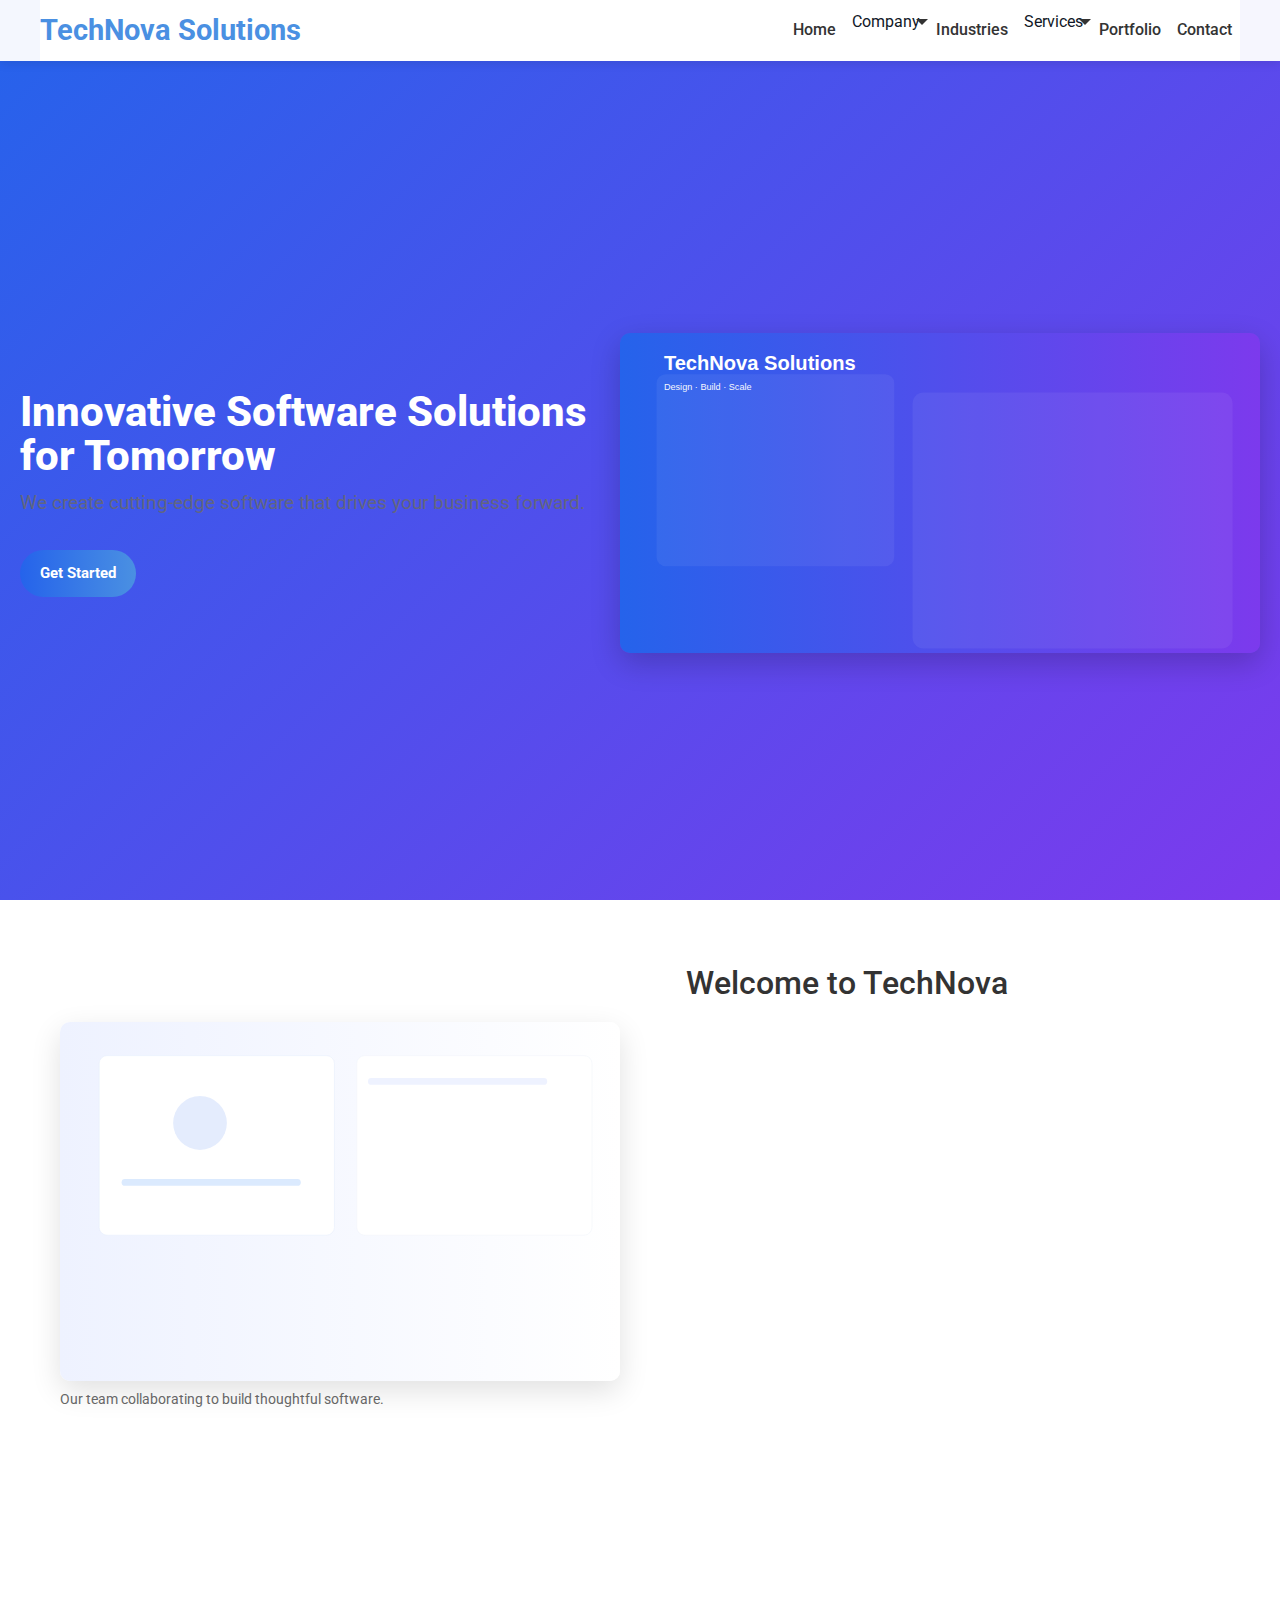
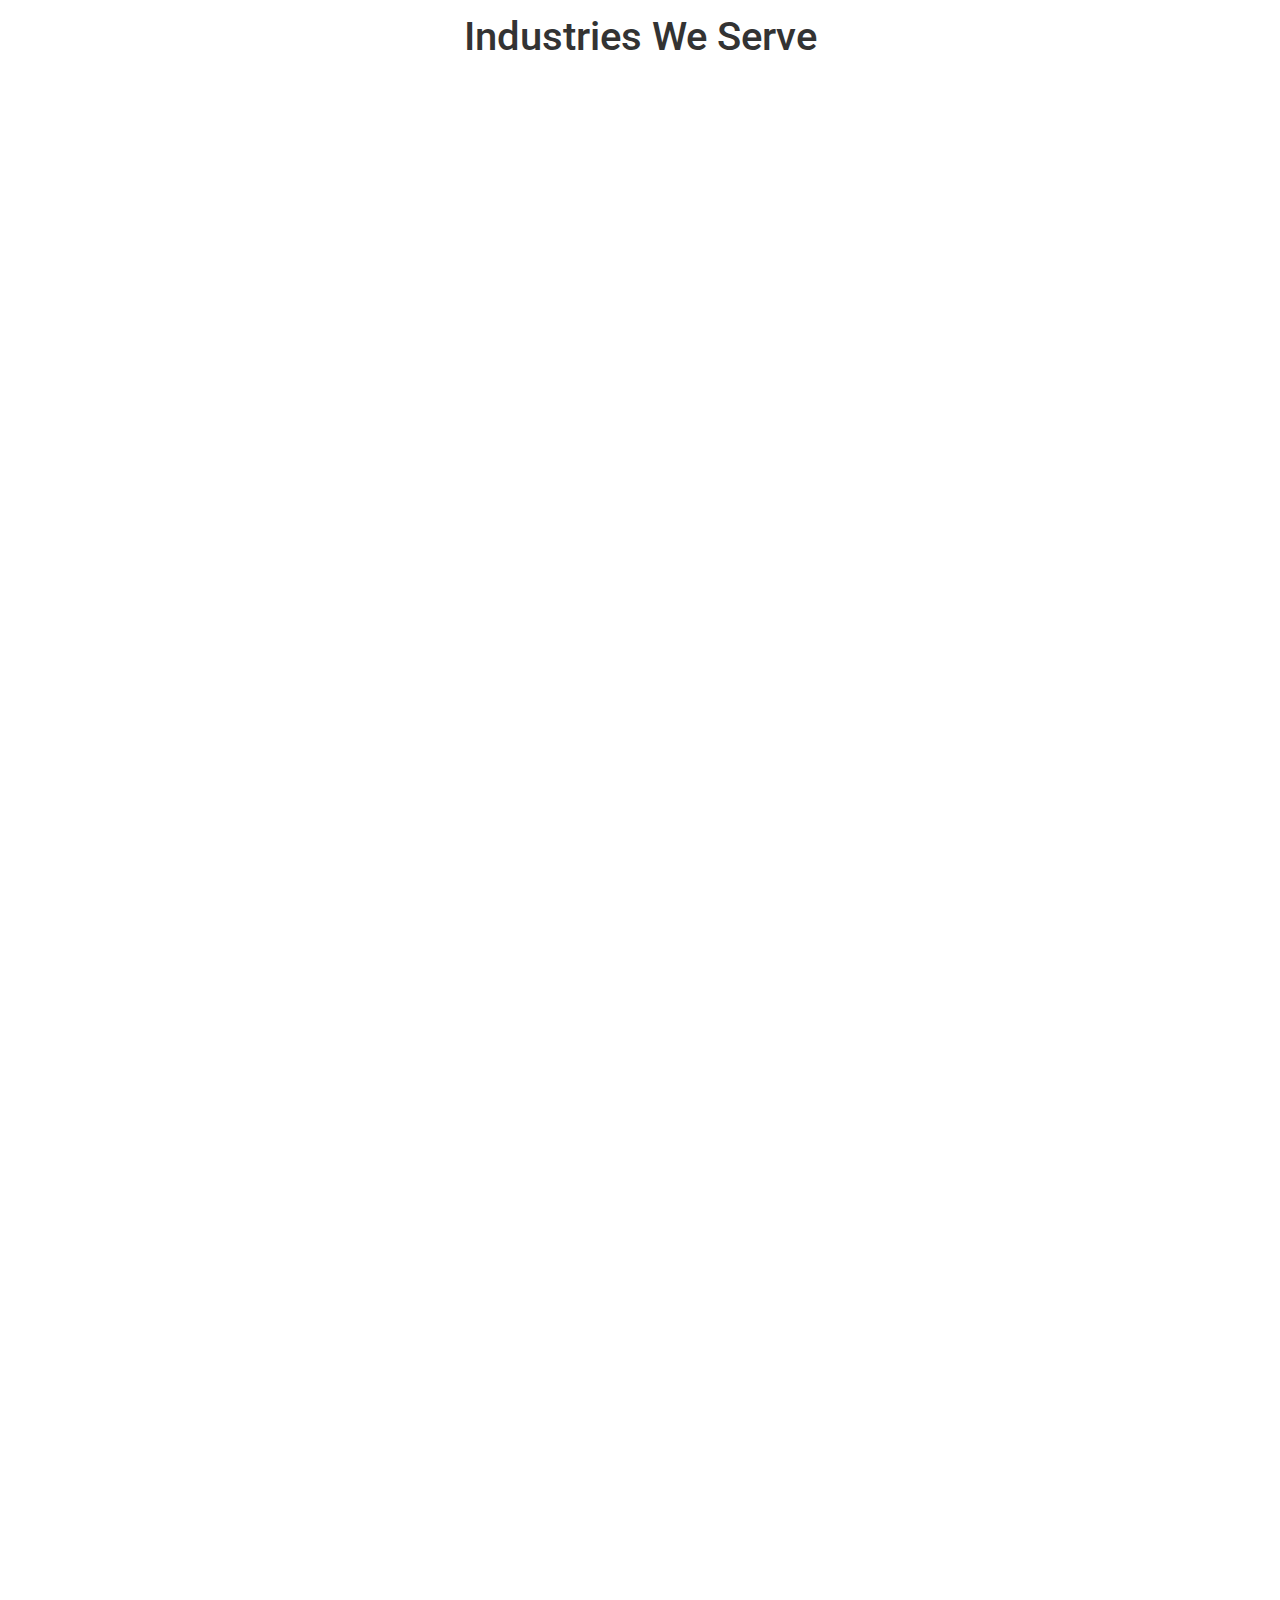
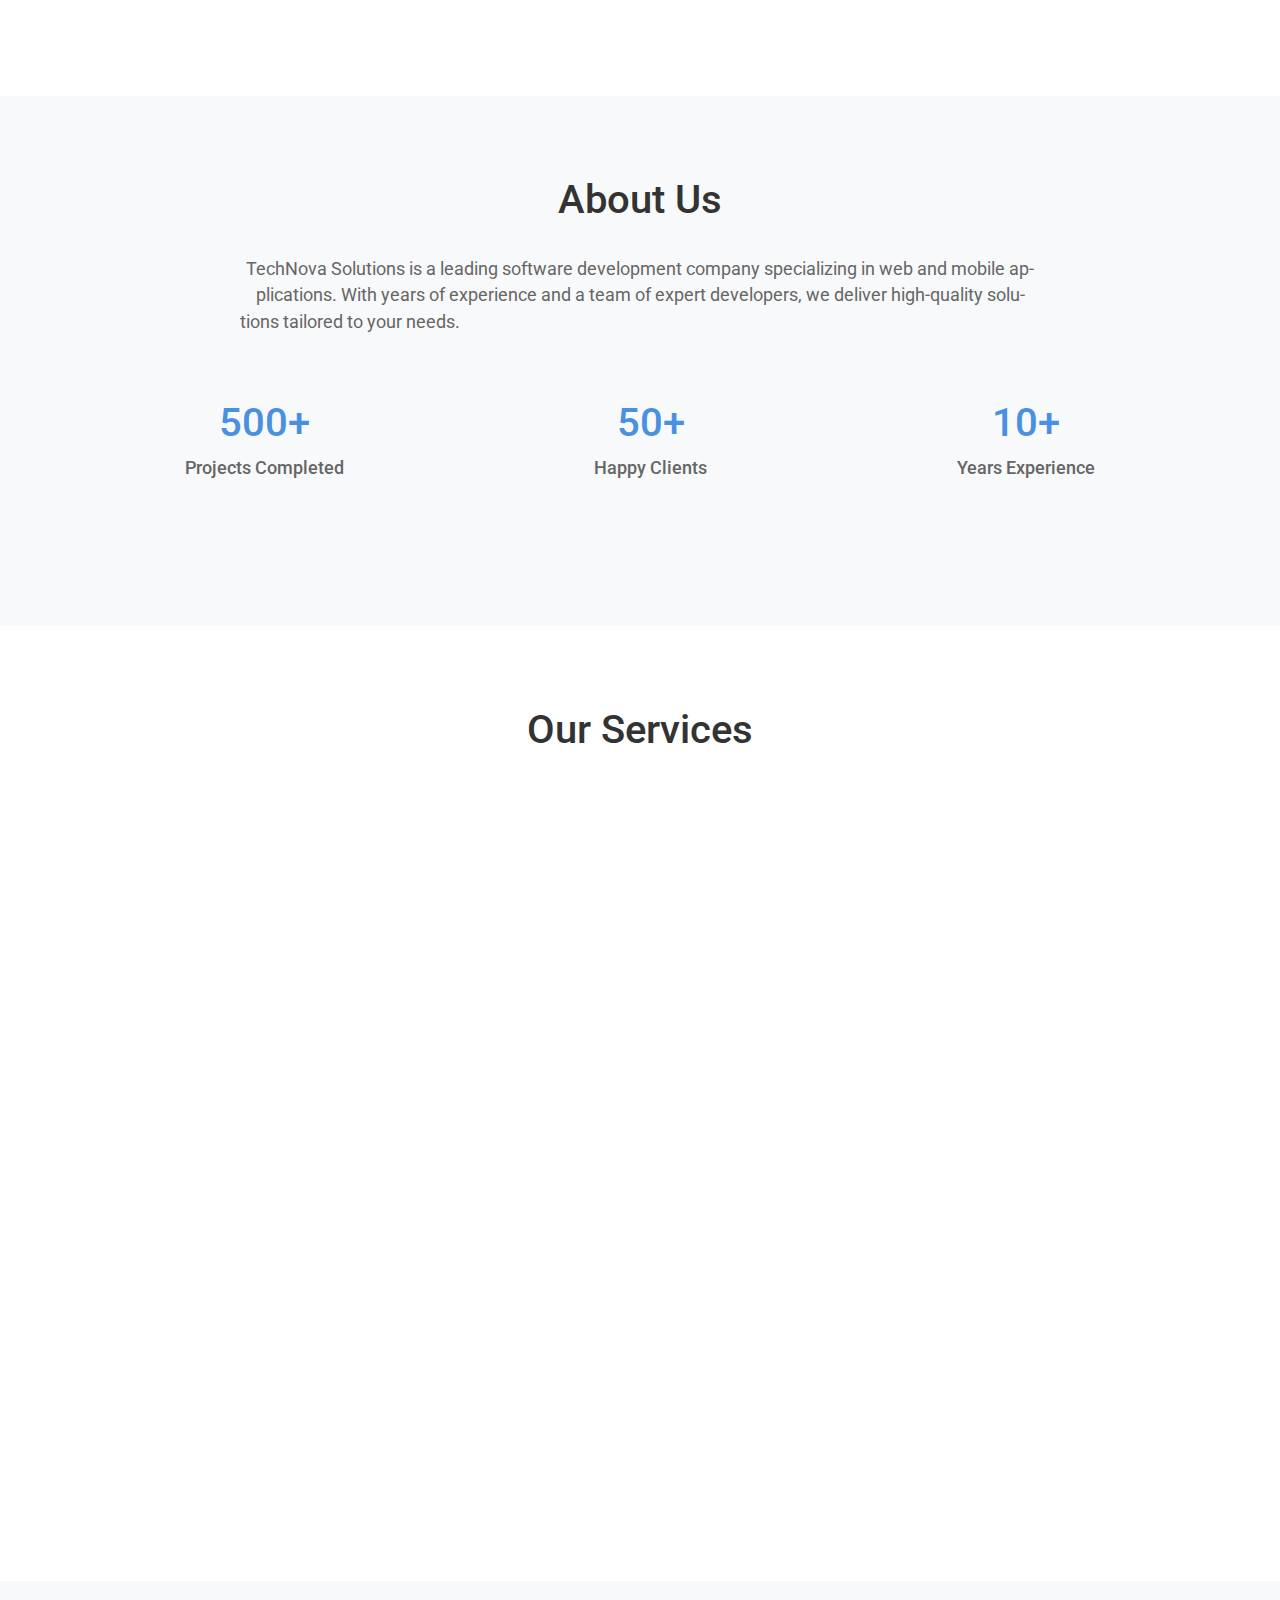
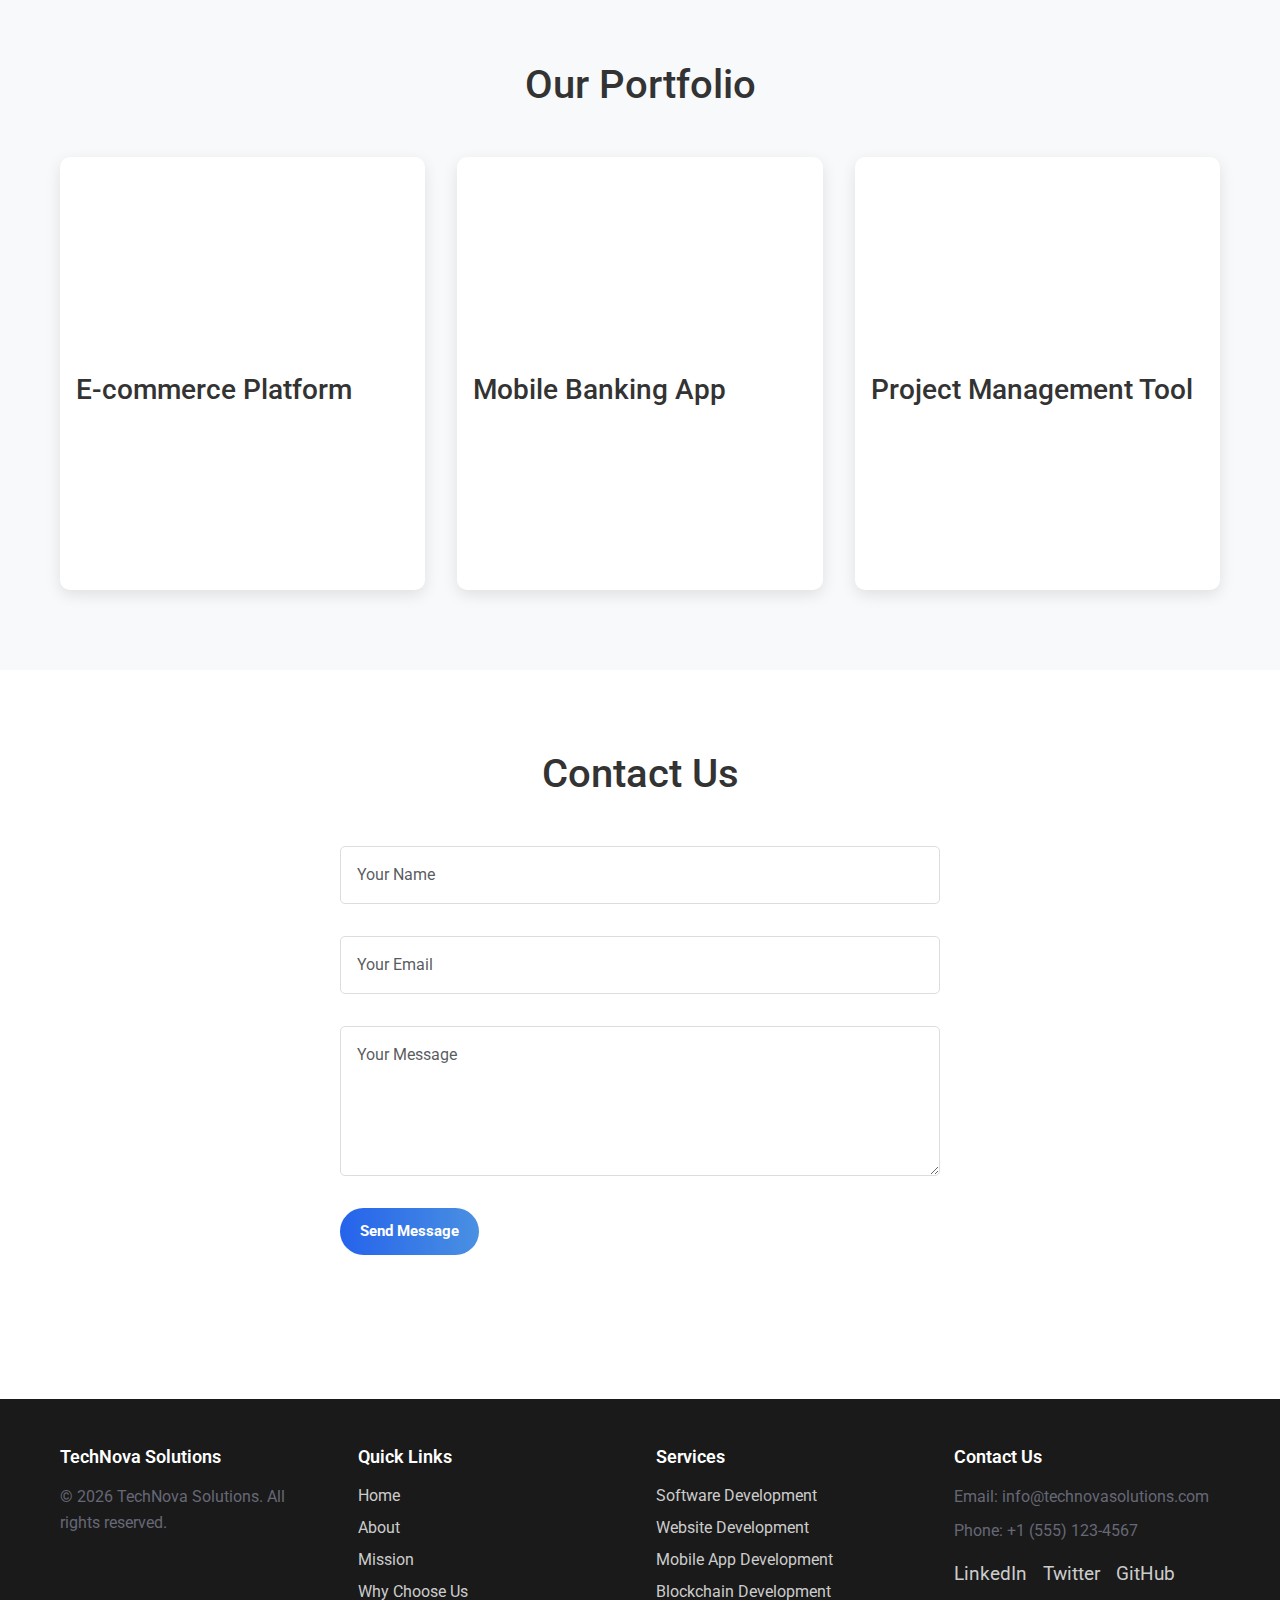
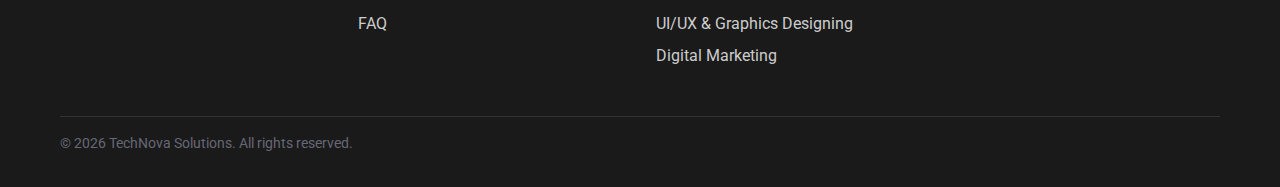
<file: index.html>
<!DOCTYPE html>
<html lang="en">
<head>
    <meta charset="UTF-8">
    <meta name="viewport" content="width=device-width, initial-scale=1.0">
    <title>TechNova Solutions - Innovative Software Development</title>
    <!-- Bootstrap CSS -->
    <link href="https://cdn.jsdelivr.net/npm/bootstrap@5.3.2/dist/css/bootstrap.min.css" rel="stylesheet">
    <link rel="stylesheet" href="css/style.css">
    <link href="https://fonts.googleapis.com/css2?family=Roboto:wght@300;400;500;700&display=swap" rel="stylesheet">
</head>
<body>
    <header>
        <nav class="navbar navbar-expand-lg navbar-light bg-white">
            <div class="logo">
                <h1 class="navbar-brand mb-0">TechNova Solutions</h1>
            </div>
            <ul class="nav-links navbar-nav ms-auto">
                <li class="nav-item"><a class="nav-link" href="#home">Home</a></li>
                <li class="nav-item has-dropdown">
                    <button class="dropdown-toggle nav-link btn btn-link" aria-expanded="false" aria-haspopup="true">Company</button>
                    <ul class="dropdown" role="menu">
                        <li role="none"><a role="menuitem" class="dropdown-item" href="about.html">About</a></li>
                        <li role="none"><a role="menuitem" class="dropdown-item" href="mission.html">Mission, Vision and Values</a></li>
                        <li role="none"><a role="menuitem" class="dropdown-item" href="why.html">Why Choose Us</a></li>
                        <li role="none"><a role="menuitem" class="dropdown-item" href="faq.html">FAQ</a></li>
                    </ul>
                </li>
                <li class="nav-item"><a class="nav-link" href="#industries">Industries</a></li>
                <li class="nav-item has-dropdown">
                    <button class="dropdown-toggle nav-link btn btn-link" aria-expanded="false" aria-haspopup="true">Services</button>
                    <ul class="dropdown" role="menu">
                        <li role="none"><a role="menuitem" class="dropdown-item" href="software-development.html">Software Development</a></li>
                        <li role="none"><a role="menuitem" class="dropdown-item" href="website-development.html">Website Development</a></li>
                        <li role="none"><a role="menuitem" class="dropdown-item" href="mobile-app-development.html">Mobile App Development</a></li>
                        <li role="none"><a role="menuitem" class="dropdown-item" href="blockchain-development.html">Blockchain Development</a></li>
                        <li role="none"><a role="menuitem" class="dropdown-item" href="uiux-design.html">UI/UX & Graphics Designing</a></li>
                        <li role="none"><a role="menuitem" class="dropdown-item" href="digital-marketing.html">Digital Marketing</a></li>
                    </ul>
                </li>
                <li class="nav-item"><a class="nav-link" href="#portfolio">Portfolio</a></li>
                <li class="nav-item"><a class="nav-link" href="#contact">Contact</a></li>
            </ul>
            <div class="hamburger">
                <span></span>
                <span></span>
                <span></span>
            </div>
        </nav>
    </header>

    <section id="home" class="hero">
        <div class="hero-content">
            <h2>Innovative Software Solutions for Tomorrow</h2>
            <p>We create cutting-edge software that drives your business forward.</p>
            <a href="#contact" class="cta-button">Get Started</a>
        </div>
        <div class="hero-image">
            <img src="assets/images/hero-professional.svg" alt="Team collaborating on product" loading="lazy" class="img-responsive hero-img float" width="1400" height="700">
        </div>
    </section>

    <section class="intro">
        <div class="container intro-container">
                <div class="intro-media">
                    <img src="assets/images/intro-team.svg" alt="Team collaborating around a laptop" class="intro-image img-responsive" loading="lazy" width="1000" height="640">
                    <figcaption class="intro-caption">Our team collaborating to build thoughtful software.</figcaption>
                </div>
            <div class="intro-text">
                <h2>Welcome to TechNova</h2>
                <div class="reveal">
                    <p>We design products people love and engineering that lasts — built for scale.</p>
                    <p>Fast, accessible experiences crafted with measurable outcomes in mind.</p>
                    <p>We pair design thinking with rigorous engineering to reduce user friction.</p>
                    <p>Security, performance, and reliability are built into every release.</p>
                    <p>We operate as an extension of your team to deliver predictable value.</p>
                    <p>Data-driven decisions and continuous optimization power our roadmap.</p>
                    <p>We ship quickly, test thoroughly, and iterate with real user feedback.</p>
                    <p>From prototype to production, we deliver products that move markets.</p>
                </div>
            </div>
        </div>
    </section>

    <section id="industries" class="services">
        <div class="container">
            <h2>Industries We Serve</h2>
            <div class="service-grid">
                <div class="service-card">
                    <img class="anim-img img-responsive" src="assets/images/industry-healthcare.svg" alt="Healthcare software" loading="lazy" width="400" height="240">
                    <h3>Healthcare</h3>
                    <p class="fade-in">Secure and efficient software solutions for medical practices and healthcare providers. Our healthcare software includes electronic health records, telemedicine platforms, patient management systems, and medical billing applications. We ensure HIPAA compliance and implement robust security measures to protect sensitive patient data. Our solutions help healthcare providers focus on patient care while improving administrative efficiency and reducing operational costs.</p>
                </div>
                <div class="service-card">
                    <img class="anim-img img-responsive" src="assets/images/industry-finance.svg" alt="Finance software" loading="lazy" width="400" height="240">
                    <h3>Finance</h3>
                    <p class="fade-in">Reliable financial software and banking applications with top-tier security. We develop trading platforms, risk management systems, fintech solutions, and banking applications. Our financial software incorporates advanced analytics, real-time data processing, and compliance with regulatory standards. We help financial institutions modernize their operations and deliver better services to their customers while maintaining the highest security standards.</p>
                </div>
                <div class="service-card">
                    <img class="anim-img img-responsive" src="assets/images/industry-ecommerce.svg" alt="E-commerce platforms" loading="lazy" width="400" height="240">
                    <h3>E-commerce</h3>
                    <p class="fade-in">Scalable online stores and marketplace platforms for retail businesses. Our e-commerce solutions include shopping carts, payment processing, inventory management, and customer relationship tools. We build platforms that can handle high traffic and complex product catalogs. Our e-commerce software features personalized shopping experiences, advanced search, recommendation engines, and seamless integration with logistics and payment providers.</p>
                </div>
                <div class="service-card">
                    <img class="anim-img img-responsive" src="assets/images/industry-education.svg" alt="Education tools" loading="lazy" width="400" height="240">
                    <h3>Education</h3>
                    <p class="fade-in">Learning management systems and educational tools for institutions. We create online course platforms, virtual classrooms, assessment tools, and administrative systems for schools and universities. Our educational software includes interactive content, progress tracking, collaboration tools, and integration with learning standards. We help educational institutions digitize their operations, improve student engagement, and provide flexible learning options.</p>
                </div>
                <div class="service-card">
                    <img class="anim-img img-responsive" src="assets/images/industry-retail.svg" alt="Retail solutions" loading="lazy" width="400" height="240">
                    <h3>Retail</h3>
                    <p class="fade-in">Omnichannel retail solutions and inventory management systems. Our retail software includes point-of-sale systems, customer loyalty programs, inventory tracking, and e-commerce integration. We develop solutions that connect online and offline sales channels for a seamless customer experience. Our retail applications feature real-time analytics, personalized marketing, and automated inventory management to help retailers increase sales and improve efficiency.</p>
                </div>
                <div class="service-card">
                    <img class="anim-img img-responsive" src="assets/images/industry-logistics.svg" alt="Logistics platforms" loading="lazy" width="400" height="240">
                    <h3>Logistics</h3>
                    <p class="fade-in">Optimized logistics and supply-chain platforms to streamline operations. We build fleet management systems, route optimization tools, warehouse management software, and supply chain visibility platforms. Our logistics solutions incorporate real-time tracking, predictive analytics, automated scheduling, and IoT integration. We help logistics companies improve efficiency, reduce costs, and provide better service to their customers.</p>
                </div>
            </div>
        </div>
    </section>

    <section id="about" class="about">
        <div class="container">
            <h2>About Us</h2>
            <p>TechNova Solutions is a leading software development company specializing in web and mobile applications. With years of experience and a team of expert developers, we deliver high-quality solutions tailored to your needs.</p>
            <div class="stats">
                <div class="stat">
                    <h3>500+</h3>
                    <p>Projects Completed</p>
                </div>
                <div class="stat">
                    <h3>50+</h3>
                    <p>Happy Clients</p>
                </div>
                <div class="stat">
                    <h3>10+</h3>
                    <p>Years Experience</p>
                </div>
            </div>
        </div>
    </section>

    <section id="services" class="services">
        <div class="container">
            <h2>Our Services</h2>
            <div class="service-grid">
                <div class="service-card">
                    <img class="anim-img img-responsive" src="assets/images/service-web-dev.svg" alt="Web Development" loading="lazy" width="800" height="560">
                    <h3>Web Development</h3>
                    <p class="fade-in">Custom websites and web applications built with modern technologies. We create responsive, accessible websites using React, Vue.js, and Next.js frameworks. Our web development services include e-commerce platforms, content management systems, and complex web applications. We focus on performance optimization, SEO, and user experience to ensure your website drives business results.</p>
                </div>
                <div class="service-card">
                    <img class="anim-img img-responsive" src="assets/images/service-mobile-app.svg" alt="Mobile Apps" loading="lazy" width="800" height="560">
                    <h3>Mobile Apps</h3>
                    <p class="fade-in">Native and cross-platform mobile applications for iOS and Android. We develop mobile apps using Swift, Kotlin, React Native, and Flutter. Our mobile solutions include consumer apps, enterprise applications, and IoT integrations. We ensure your app provides excellent user experience, offline functionality, and seamless backend integration.</p>
                </div>
                <div class="service-card">
                    <img class="anim-img img-responsive" src="assets/images/service-cloud.svg" alt="Cloud Solutions" loading="lazy" width="800" height="560">
                    <h3>Cloud Solutions</h3>
                    <p class="fade-in">Scalable cloud infrastructure and migration services. We help businesses migrate to AWS, Azure, or Google Cloud platforms. Our cloud solutions include infrastructure as code, serverless architectures, and DevOps automation. We ensure your cloud infrastructure is secure, cost-effective, and scalable to meet your growing business needs.</p>
                </div>
                <div class="service-card">
                    <img class="anim-img img-responsive" src="assets/images/service-ai-ml.svg" alt="AI & Machine Learning" loading="lazy" width="800" height="560">
                    <h3>AI & Machine Learning</h3>
                    <p class="fade-in">Intelligent solutions powered by cutting-edge AI technologies. We implement machine learning models for predictive analytics, natural language processing, and computer vision. Our AI solutions help businesses automate processes, gain insights from data, and create personalized user experiences. We ensure ethical AI development and responsible data usage.</p>
                </div>
            </div>
        </div>
    </section>

    <section id="portfolio" class="portfolio">
        <div class="container">
            <h2>Our Portfolio</h2>
            <div class="portfolio-grid">
                <div class="portfolio-item">
                    <img src="assets/images/portfolio1-prof.svg" alt="E-commerce Site" class="img-responsive" loading="lazy" width="1000" height="600">
                    <h3>E-commerce Platform</h3>
                    <p class="fade-in">A comprehensive e-commerce solution built for a retail client, featuring advanced product catalog management, secure payment processing, and real-time inventory tracking. The platform handles thousands of transactions daily with seamless integration to logistics partners.</p>
                </div>
                <div class="portfolio-item">
                    <img src="assets/images/portfolio2-prof.svg" alt="Mobile App" class="img-responsive" loading="lazy" width="1000" height="600">
                    <h3>Mobile Banking App</h3>
                    <p class="fade-in">A secure mobile banking application developed for a financial institution, offering account management, fund transfers, bill payments, and investment tracking. The app features biometric authentication and real-time transaction notifications for enhanced security and user experience.</p>
                </div>
                <div class="portfolio-item">
                    <img src="assets/images/portfolio1-prof.svg" alt="Web App" class="img-responsive" loading="lazy" width="1000" height="600">
                    <h3>Project Management Tool</h3>
                    <p class="fade-in">A collaborative project management web application designed for remote teams, including task tracking, time management, resource allocation, and progress reporting. The tool integrates with popular communication platforms and provides real-time collaboration features.</p>
                </div>
            </div>
        </div>
    </section>

    <section id="contact" class="contact">
        <div class="container">
            <h2>Contact Us</h2>
            <form id="contact-form">
                <div class="mb-3">
                    <input type="text" id="name" class="form-control" placeholder="Your Name" required>
                </div>
                <div class="mb-3">
                    <input type="email" id="email" class="form-control" placeholder="Your Email" required>
                </div>
                <div class="mb-3">
                    <textarea id="message" class="form-control" placeholder="Your Message" required></textarea>
                </div>
                <button type="submit" class="cta-button btn btn-primary">Send Message</button>
            </form>
        </div>
    </section>

    <footer class="footer">
        <div class="container">
            <div class="footer-content">
                <div class="footer-section">
                    <h4>TechNova Solutions</h4>
                    <p>Innovative software solutions for modern businesses.</p>
                </div>
                <div class="footer-section">
                    <h4>Quick Links</h4>
                    <ul>
                        <li><a href="index.html">Home</a></li>
                        <li><a href="about.html">About</a></li>
                        <li><a href="mission.html">Mission</a></li>
                        <li><a href="why.html">Why Choose Us</a></li>
                        <li><a href="faq.html">FAQ</a></li>
                    </ul>
                </div>
                <div class="footer-section">
                    <h4>Services</h4>
                    <ul>
                        <li><a href="software-development.html">Software Development</a></li>
                        <li><a href="website-development.html">Website Development</a></li>
                        <li><a href="mobile-app-development.html">Mobile App Development</a></li>
                        <li><a href="blockchain-development.html">Blockchain Development</a></li>
                        <li><a href="uiux-design.html">UI/UX & Graphics Designing</a></li>
                        <li><a href="digital-marketing.html">Digital Marketing</a></li>
                    </ul>
                </div>
                <div class="footer-section">
                    <h4>Contact Us</h4>
                    <p>Email: info@technovasolutions.com</p>
                    <p>Phone: +1 (555) 123-4567</p>
                    <div class="social-links">
                        <a href="#" aria-label="LinkedIn">LinkedIn</a>
                        <a href="#" aria-label="Twitter">Twitter</a>
                        <a href="#" aria-label="GitHub">GitHub</a>
                    </div>
                </div>
            </div>
            <div class="footer-bottom">
                <p>&copy; 2026 TechNova Solutions. All rights reserved.</p>
            </div>
        </div>
    </footer>

    <script src="js/main.js"></script>
    <!-- Bootstrap Bundle (includes Popper) -->
    <script src="https://cdn.jsdelivr.net/npm/bootstrap@5.3.2/dist/js/bootstrap.bundle.min.js"></script>
</body>
</html>
</file>
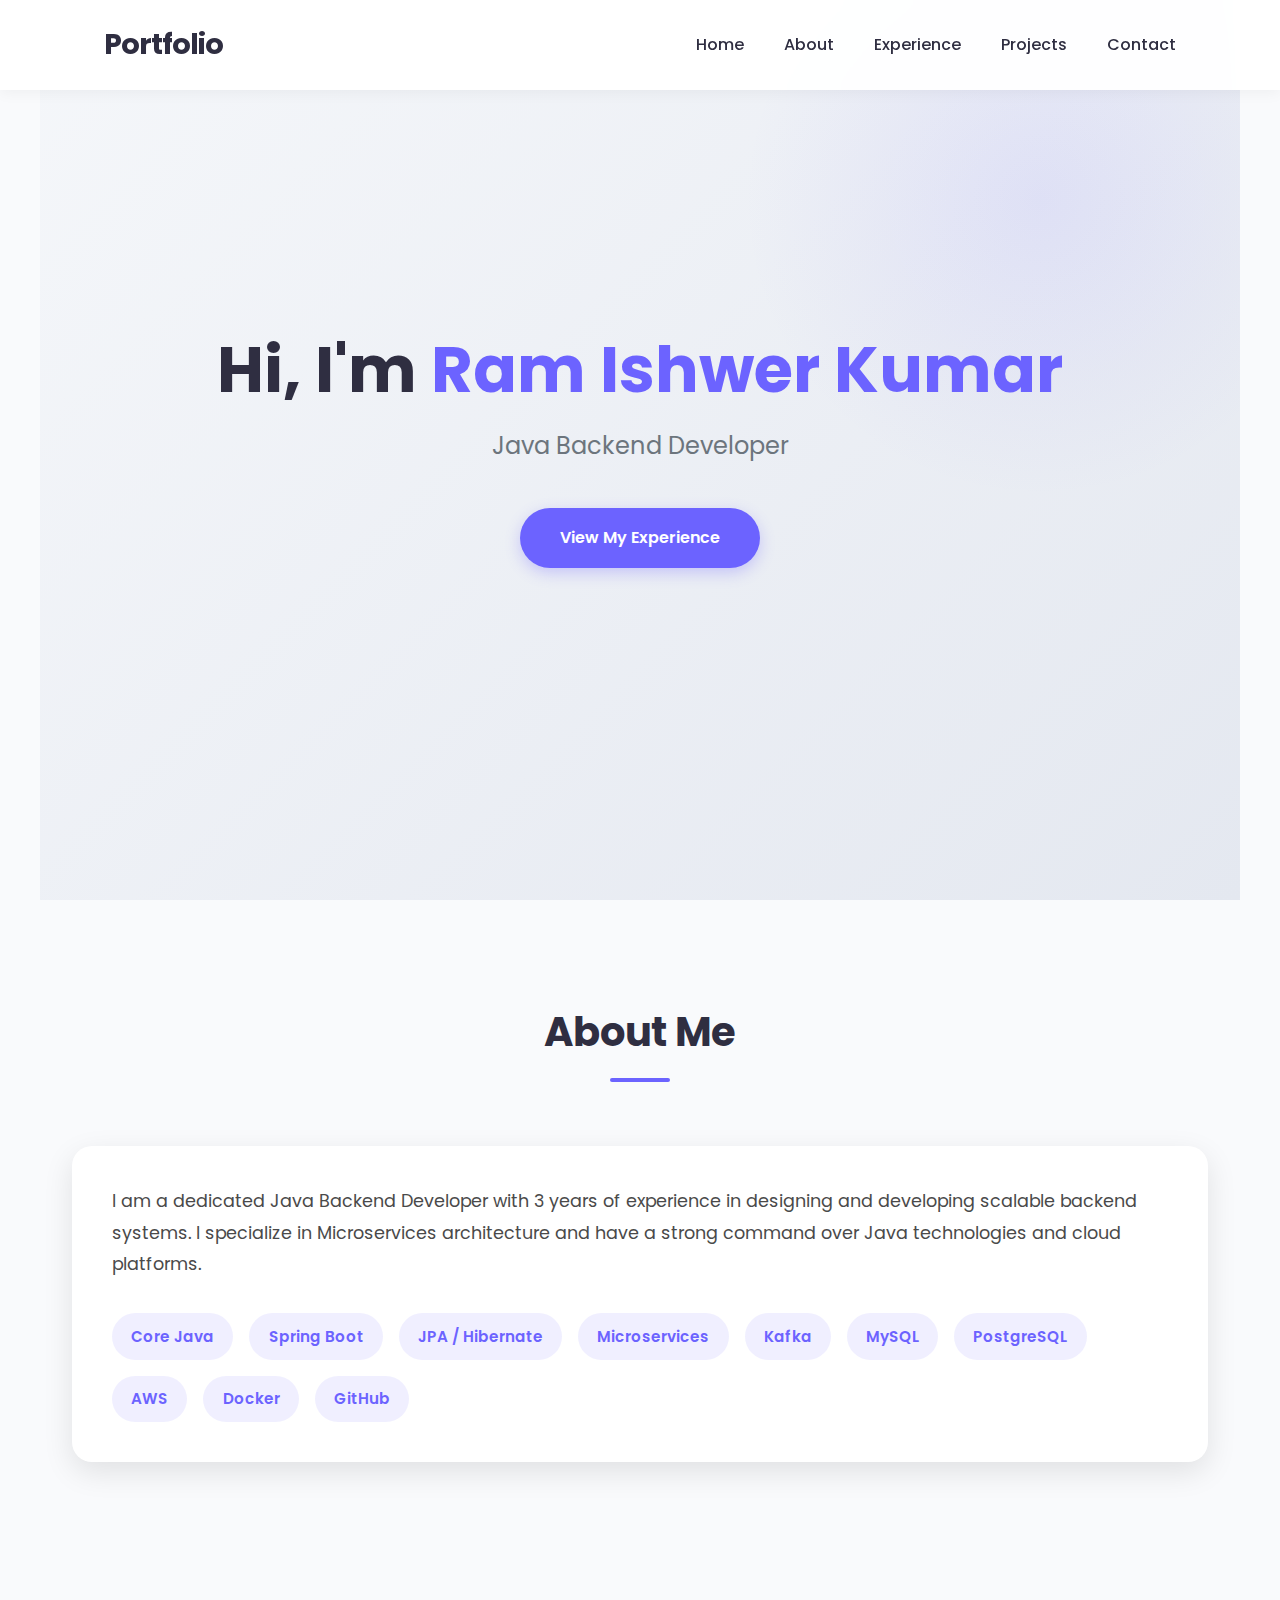
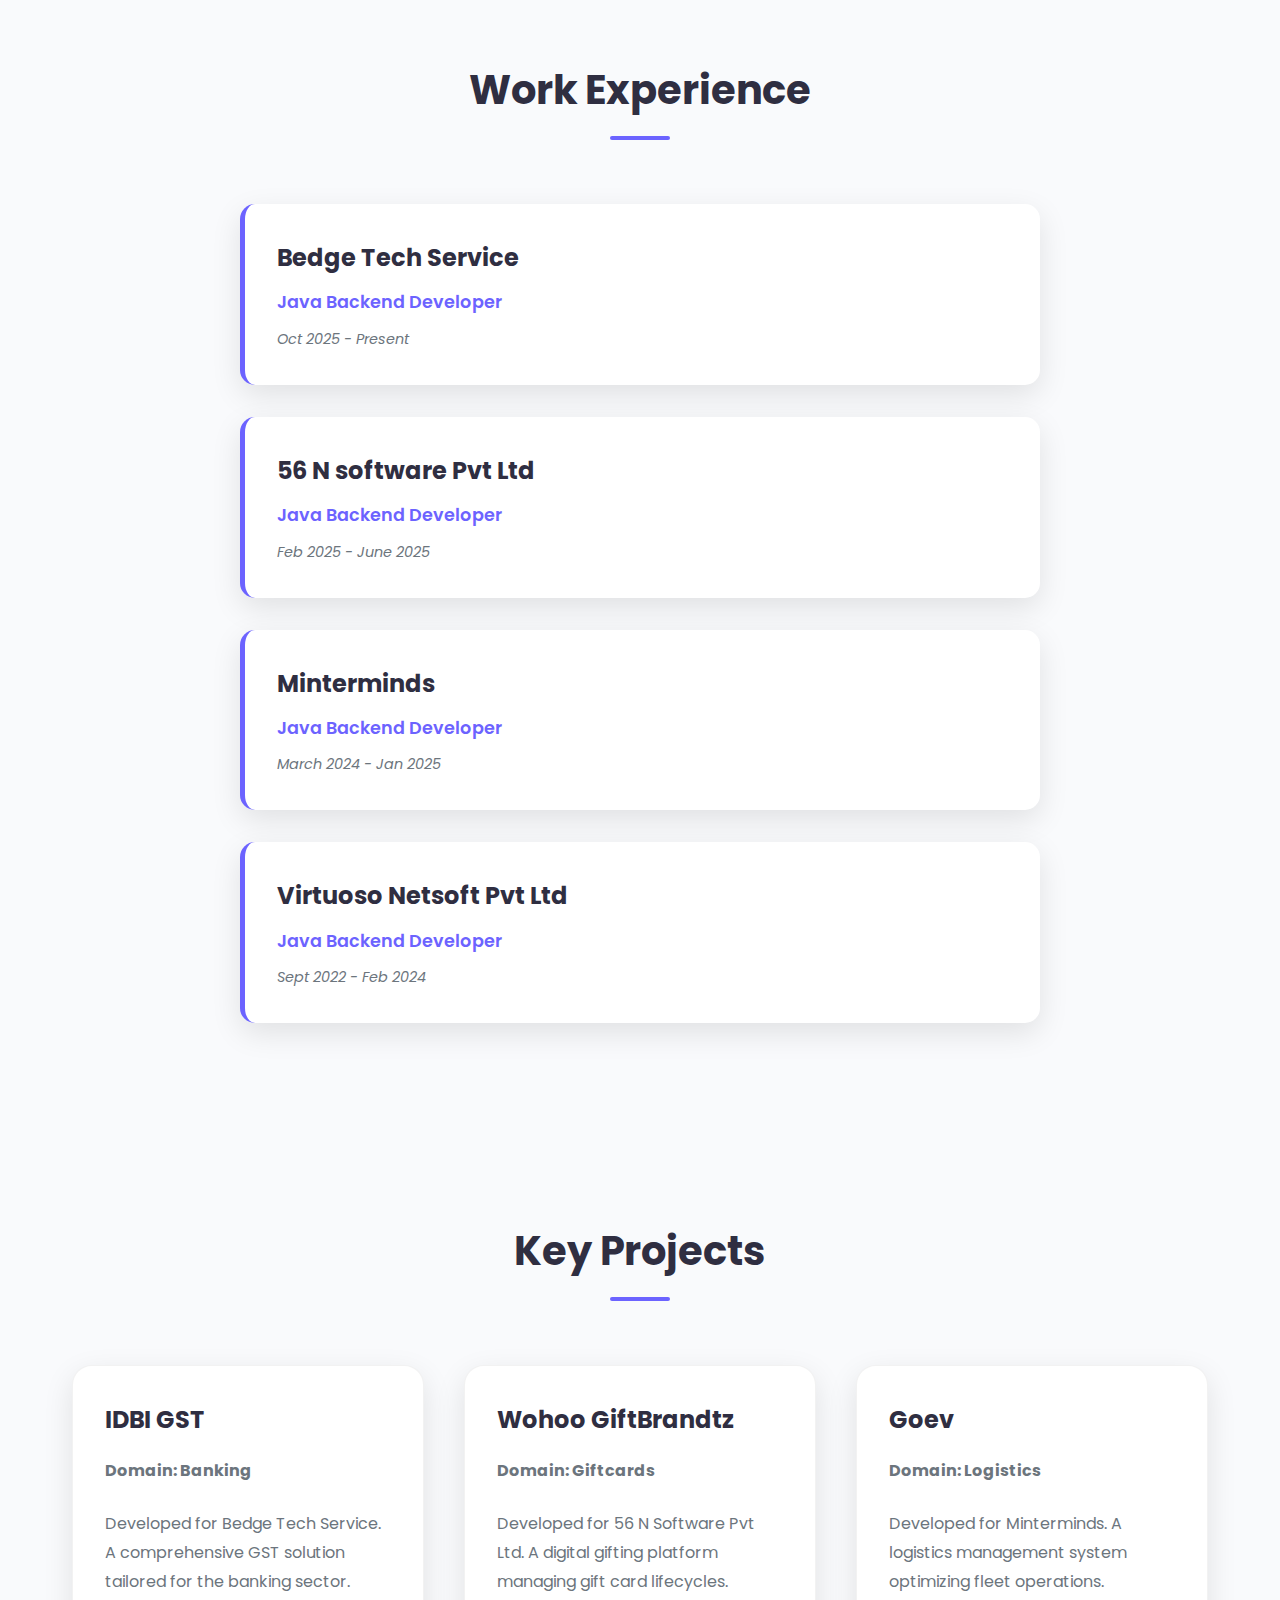
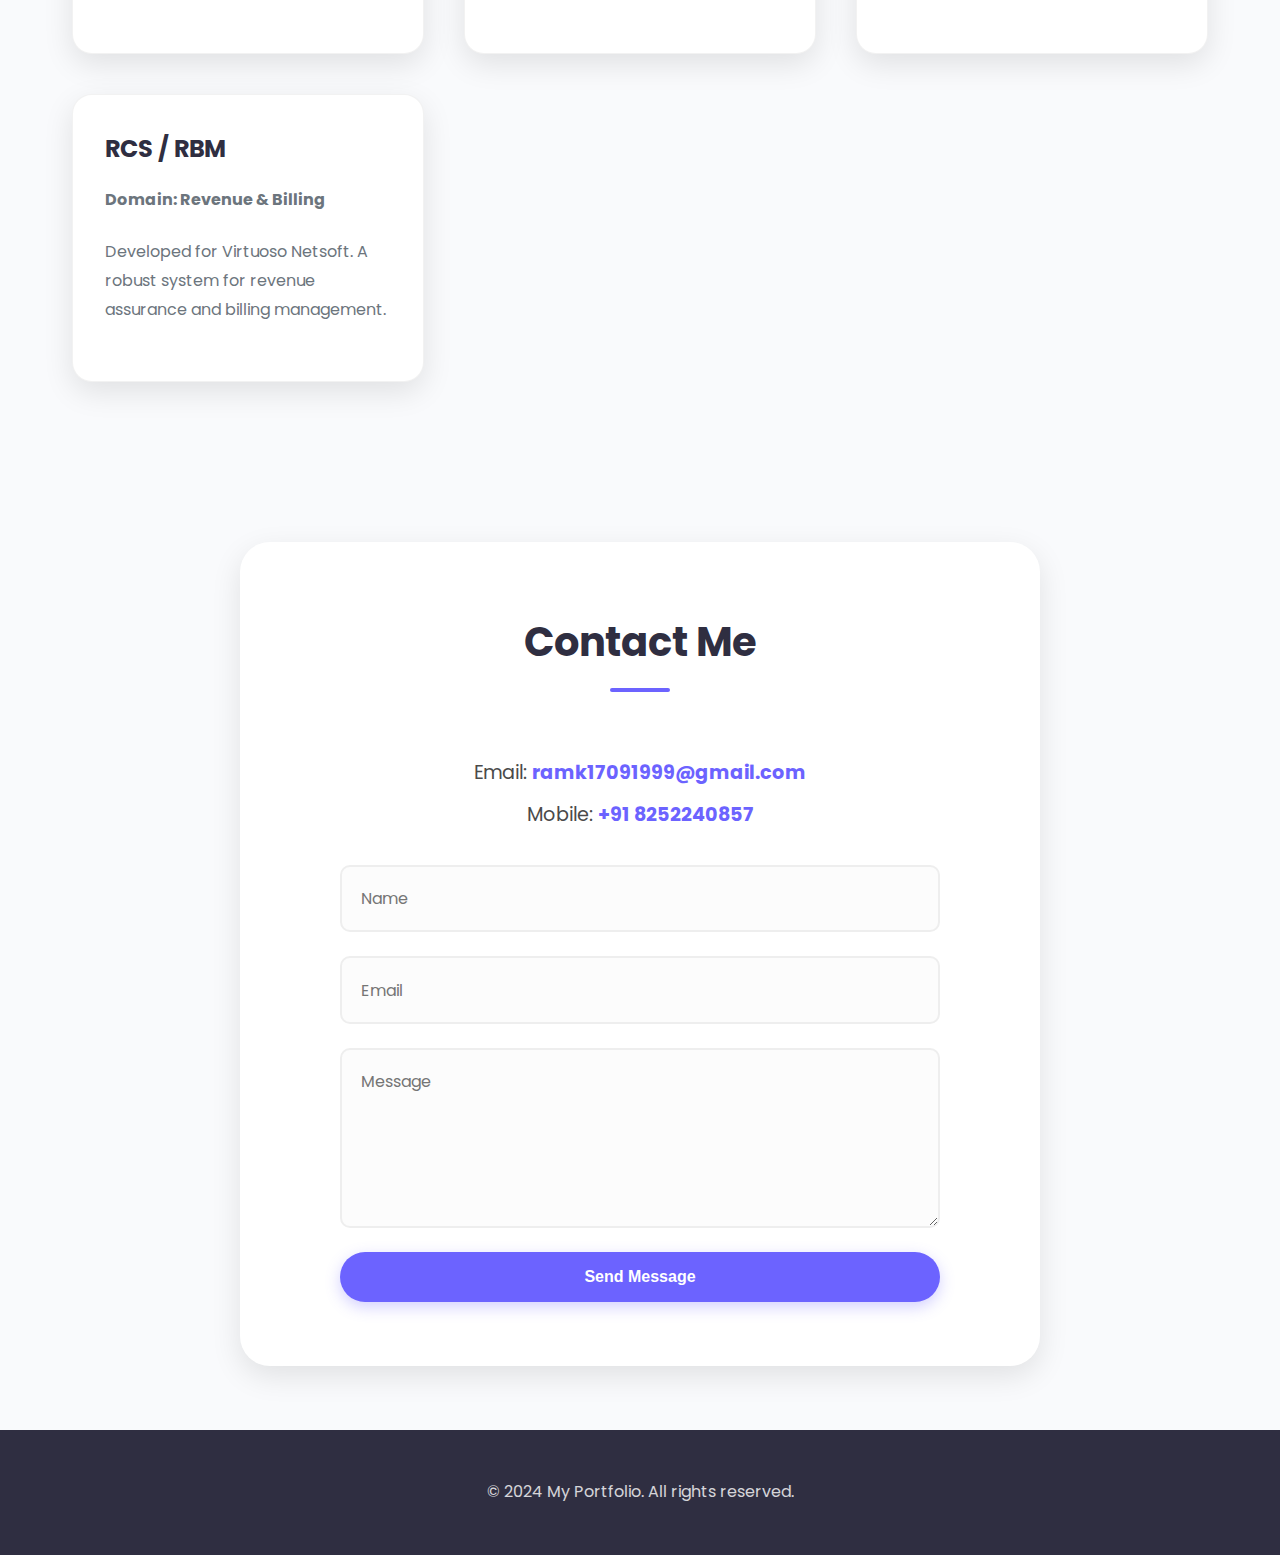
<file: New folder/index.html>
<!DOCTYPE html>
<html lang="en">
<head>
    <meta charset="UTF-8">
    <meta name="viewport" content="width=device-width, initial-scale=1.0">
    <title>My Portfolio</title>
    <link href="https://fonts.googleapis.com/css2?family=Poppins:wght@300;400;600;700&display=swap" rel="stylesheet">
    <link rel="stylesheet" href="style.css">
</head>
<body>
    <header>
        <nav>
            <div class="logo">Portfolio</div>
            <ul class="nav-links">
                <li><a href="#hero">Home</a></li>
                <li><a href="#about">About</a></li>
                <li><a href="#experience">Experience</a></li>
                <li><a href="#projects">Projects</a></li>
                <li><a href="#contact">Contact</a></li>
            </ul>
            <div class="hamburger">
                <span class="bar"></span>
                <span class="bar"></span>
                <span class="bar"></span>
            </div>
        </nav>
    </header>

    <main>
        <section id="hero">
            <h1>Hi, I'm <span>Ram Ishwer Kumar</span></h1>
            <p>Java Backend Developer</p>
            <a href="#experience" class="btn">View My Experience</a>
        </section>

        <section id="about">
            <h2>About Me</h2>
            <div class="about-content">
                <div class="about-text">
                    <p>I am a dedicated Java Backend Developer with 3 years of experience in designing and developing scalable backend systems. I specialize in Microservices architecture and have a strong command over Java technologies and cloud platforms.</p>
                    <div class="skills">
                        <span class="skill-tag">Core Java</span>
                        <span class="skill-tag">Spring Boot</span>
                        <span class="skill-tag">JPA / Hibernate</span>
                        <span class="skill-tag">Microservices</span>
                        <span class="skill-tag">Kafka</span>
                        <span class="skill-tag">MySQL</span>
                        <span class="skill-tag">PostgreSQL</span>
                        <span class="skill-tag">AWS</span>
                        <span class="skill-tag">Docker</span>
                        <span class="skill-tag">GitHub</span>
                    </div>
                </div>
            </div>
        </section>

        <section id="experience">
            <h2>Work Experience</h2>
            <div class="experience-container">
                <div class="experience-card">
                    <h3>Bedge Tech Service</h3>
                    <p class="role">Java Backend Developer</p>
                    <p class="date">Oct 2025 - Present</p>
                </div>
                <div class="experience-card">
                    <h3>56 N software Pvt Ltd</h3>
                    <p class="role">Java Backend Developer</p>
                    <p class="date">Feb 2025 - June 2025</p>
                </div>
                <div class="experience-card">
                    <h3>Minterminds</h3>
                    <p class="role">Java Backend Developer</p>
                    <p class="date">March 2024 - Jan 2025</p>
                </div>
                <div class="experience-card">
                    <h3>Virtuoso Netsoft Pvt Ltd</h3>
                    <p class="role">Java Backend Developer</p>
                    <p class="date">Sept 2022 - Feb 2024</p>
                </div>
            </div>
        </section>

        <section id="projects">
            <h2>Key Projects</h2>
            <div class="projects-grid">
                <div class="project-card">
                    <div class="project-info">
                        <h3>IDBI GST</h3>
                        <p><strong>Domain: Banking</strong></p>
                        <p>Developed for Bedge Tech Service. A comprehensive GST solution tailored for the banking sector.</p>
                    </div>
                </div>
                <div class="project-card">
                    <div class="project-info">
                        <h3>Wohoo GiftBrandtz</h3>
                        <p><strong>Domain: Giftcards</strong></p>
                        <p>Developed for 56 N Software Pvt Ltd. A digital gifting platform managing gift card lifecycles.</p>
                    </div>
                </div>
                <div class="project-card">
                    <div class="project-info">
                        <h3>Goev</h3>
                        <p><strong>Domain: Logistics</strong></p>
                        <p>Developed for Minterminds. A logistics management system optimizing fleet operations.</p>
                    </div>
                </div>
                <div class="project-card">
                    <div class="project-info">
                        <h3>RCS / RBM</h3>
                        <p><strong>Domain: Revenue & Billing</strong></p>
                        <p>Developed for Virtuoso Netsoft. A robust system for revenue assurance and billing management.</p>
                    </div>
                </div>
            </div>
        </section>

        <section id="contact">
            <h2>Contact Me</h2>
            <div class="contact-container">
                <div style="text-align: center; margin-bottom: 2rem;">
                    <p style="font-size: 1.2rem; color: var(--text-color); margin-bottom: 0.5rem;">
                        Email: <a href="mailto:ramk17091999@gmail.com" style="color: var(--primary-color); font-weight: bold;">ramk17091999@gmail.com</a>
                    </p>
                    <p style="font-size: 1.2rem; color: var(--text-color);">
                        Mobile: <a href="tel:+918252240857" style="color: var(--primary-color); font-weight: bold;">+91 8252240857</a>
                    </p>
                </div>
                <form>
                    <input type="text" placeholder="Name" required>
                    <input type="email" placeholder="Email" required>
                    <textarea placeholder="Message" required></textarea>
                    <button type="submit" class="btn">Send Message</button>
                </form>
            </div>
        </section>
    </main>

    <footer>
        <p>&copy; 2024 My Portfolio. All rights reserved.</p>
    </footer>

    <script src="script.js"></script>
</body>
</html>
</file>
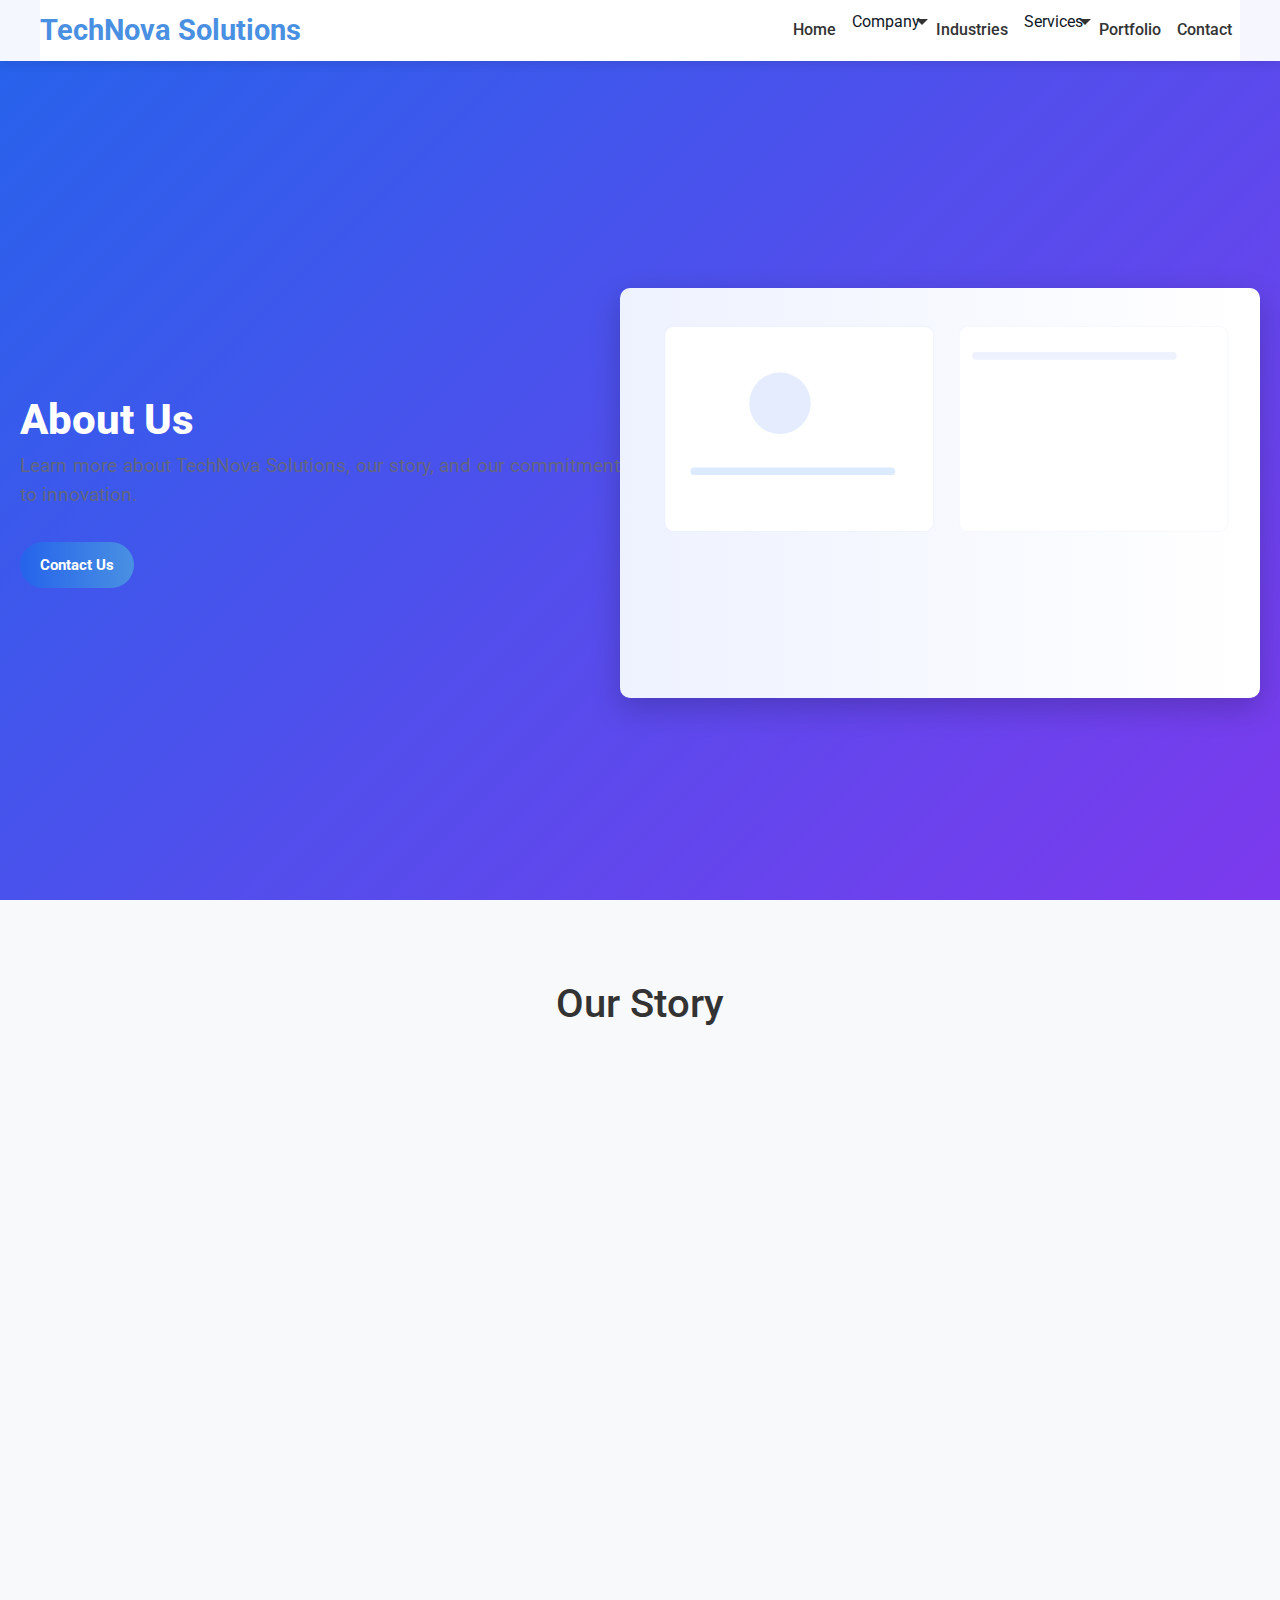
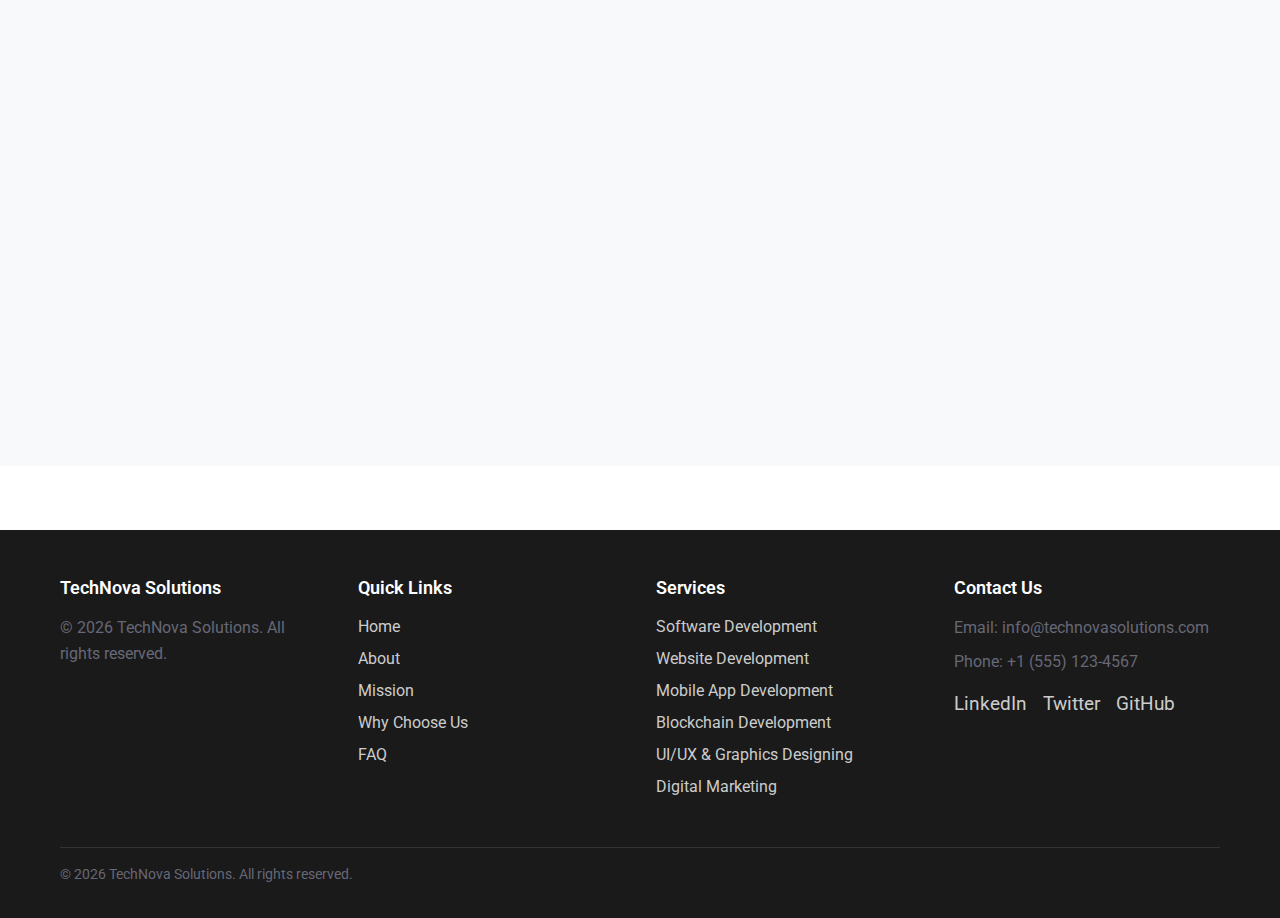
<file: about.html>
<!DOCTYPE html>
<html lang="en">
<head>
    <meta charset="UTF-8">
    <meta name="viewport" content="width=device-width, initial-scale=1.0">
    <title>About Us - TechNova Solutions</title>
    <!-- Bootstrap CSS -->
    <link href="https://cdn.jsdelivr.net/npm/bootstrap@5.3.2/dist/css/bootstrap.min.css" rel="stylesheet">
    <link rel="stylesheet" href="css/style.css">
    <link href="https://fonts.googleapis.com/css2?family=Roboto:wght@300;400;500;700&display=swap" rel="stylesheet">
</head>
<body>
    <header>
        <nav class="navbar navbar-expand-lg navbar-light bg-white">
            <div class="logo">
                <h1 class="navbar-brand mb-0">TechNova Solutions</h1>
            </div>
            <ul class="nav-links navbar-nav ms-auto">
                <li class="nav-item"><a class="nav-link" href="index.html">Home</a></li>
                <li class="nav-item has-dropdown">
                    <button class="dropdown-toggle nav-link btn btn-link" aria-expanded="false" aria-haspopup="true">Company</button>
                    <ul class="dropdown" role="menu">
                        <li role="none"><a role="menuitem" class="dropdown-item" href="about.html">About</a></li>
                        <li role="none"><a role="menuitem" class="dropdown-item" href="mission.html">Mission, Vision and Values</a></li>
                        <li role="none"><a role="menuitem" class="dropdown-item" href="why.html">Why Choose Us</a></li>
                        <li role="none"><a role="menuitem" class="dropdown-item" href="faq.html">FAQ</a></li>
                    </ul>
                </li>
                <li class="nav-item"><a class="nav-link" href="index.html#industries">Industries</a></li>
                <li class="nav-item has-dropdown">
                    <button class="dropdown-toggle nav-link btn btn-link" aria-expanded="false" aria-haspopup="true">Services</button>
                    <ul class="dropdown" role="menu">
                        <li role="none"><a role="menuitem" class="dropdown-item" href="software-development.html">Software Development</a></li>
                        <li role="none"><a role="menuitem" class="dropdown-item" href="website-development.html">Website Development</a></li>
                        <li role="none"><a role="menuitem" class="dropdown-item" href="mobile-app-development.html">Mobile App Development</a></li>
                        <li role="none"><a role="menuitem" class="dropdown-item" href="blockchain-development.html">Blockchain Development</a></li>
                        <li role="none"><a role="menuitem" class="dropdown-item" href="uiux-design.html">UI/UX & Graphics Designing</a></li>
                        <li role="none"><a role="menuitem" class="dropdown-item" href="digital-marketing.html">Digital Marketing</a></li>
                    </ul>
                </li>
                <li class="nav-item"><a class="nav-link" href="index.html#portfolio">Portfolio</a></li>
                <li class="nav-item"><a class="nav-link" href="index.html#contact">Contact</a></li>
            </ul>
            <div class="hamburger">
                <span></span>
                <span></span>
                <span></span>
            </div>
        </nav>
    </header>

    <section class="hero">
        <div class="hero-content">
            <h2>About Us</h2>
            <p>Learn more about TechNova Solutions, our story, and our commitment to innovation.</p>
            <a href="index.html#contact" class="cta-button btn btn-primary">Contact Us</a>
        </div>
        <div class="hero-image">
            <img src="assets/images/intro-team.svg" alt="About TechNova" class="img-responsive" loading="lazy" width="1000" height="640">
        </div>
    </section>

    <section class="about">
        <div class="container">
            <h2>Our Story</h2>
            <p class="fade-in">TechNova Solutions was founded with a vision to bridge the gap between technology and business needs. Over the years, we've grown from a small team of developers to a full-service software company serving clients worldwide. Our commitment to innovation and quality has been the driving force behind our success. We started with a simple idea: to make technology accessible and beneficial for businesses of all sizes. This vision has guided us through various challenges and opportunities in the ever-evolving tech landscape.</p>
            <p class="fade-in">Our journey began in 2015, when a group of passionate engineers recognized the need for reliable, user-focused software solutions. They saw how many businesses were struggling with outdated systems and inefficient processes. With this insight, they set out to create solutions that not only met current needs but also anticipated future demands. Today, we pride ourselves on delivering high-quality products that drive real business value and help our clients stay ahead in their industries.</p>
            <p class="fade-in">We believe in the power of collaboration, innovation, and continuous learning. Our diverse team brings together expertise in software development, design, and digital marketing to create holistic solutions. Each team member contributes unique perspectives and skills, fostering an environment of creativity and excellence. We invest heavily in our team's professional development, ensuring they stay at the forefront of technological advancements and industry best practices.</p>
            <p class="fade-in">At TechNova, we don't just build software; we build partnerships. We work closely with our clients to understand their unique challenges and goals. This collaborative approach allows us to develop tailored solutions that truly make a difference. Our success stories span across various industries, from healthcare to finance, demonstrating our versatility and commitment to delivering results that matter.</p>
            <p class="fade-in">Looking ahead, we're excited about the future of technology and our role in shaping it. We're constantly exploring new technologies and methodologies to better serve our clients. Whether it's implementing cutting-edge AI solutions, developing robust blockchain applications, or creating intuitive user interfaces, we're always pushing the boundaries of what's possible. Our mission remains the same: to empower businesses through innovative technology solutions.</p>
        </div>
    </section>

    <footer class="footer">
        <div class="container">
            <div class="footer-content">
                <div class="footer-section">
                    <h4>TechNova Solutions</h4>
                    <p>Innovative software solutions for modern businesses.</p>
                </div>
                <div class="footer-section">
                    <h4>Quick Links</h4>
                    <ul>
                        <li><a href="index.html">Home</a></li>
                        <li><a href="about.html">About</a></li>
                        <li><a href="mission.html">Mission</a></li>
                        <li><a href="why.html">Why Choose Us</a></li>
                        <li><a href="faq.html">FAQ</a></li>
                    </ul>
                </div>
                <div class="footer-section">
                    <h4>Services</h4>
                    <ul>
                        <li><a href="software-development.html">Software Development</a></li>
                        <li><a href="website-development.html">Website Development</a></li>
                        <li><a href="mobile-app-development.html">Mobile App Development</a></li>
                        <li><a href="blockchain-development.html">Blockchain Development</a></li>
                        <li><a href="uiux-design.html">UI/UX & Graphics Designing</a></li>
                        <li><a href="digital-marketing.html">Digital Marketing</a></li>
                    </ul>
                </div>
                <div class="footer-section">
                    <h4>Contact Us</h4>
                    <p>Email: info@technovasolutions.com</p>
                    <p>Phone: +1 (555) 123-4567</p>
                    <div class="social-links">
                        <a href="#" aria-label="LinkedIn">LinkedIn</a>
                        <a href="#" aria-label="Twitter">Twitter</a>
                        <a href="#" aria-label="GitHub">GitHub</a>
                    </div>
                </div>
            </div>
            <div class="footer-bottom">
                <p>&copy; 2026 TechNova Solutions. All rights reserved.</p>
            </div>
        </div>
    </footer>

    <script src="js/main.js"></script>
    <!-- Bootstrap Bundle (includes Popper) -->
    <script src="https://cdn.jsdelivr.net/npm/bootstrap@5.3.2/dist/js/bootstrap.bundle.min.js"></script>
</body>
</html>
</file>
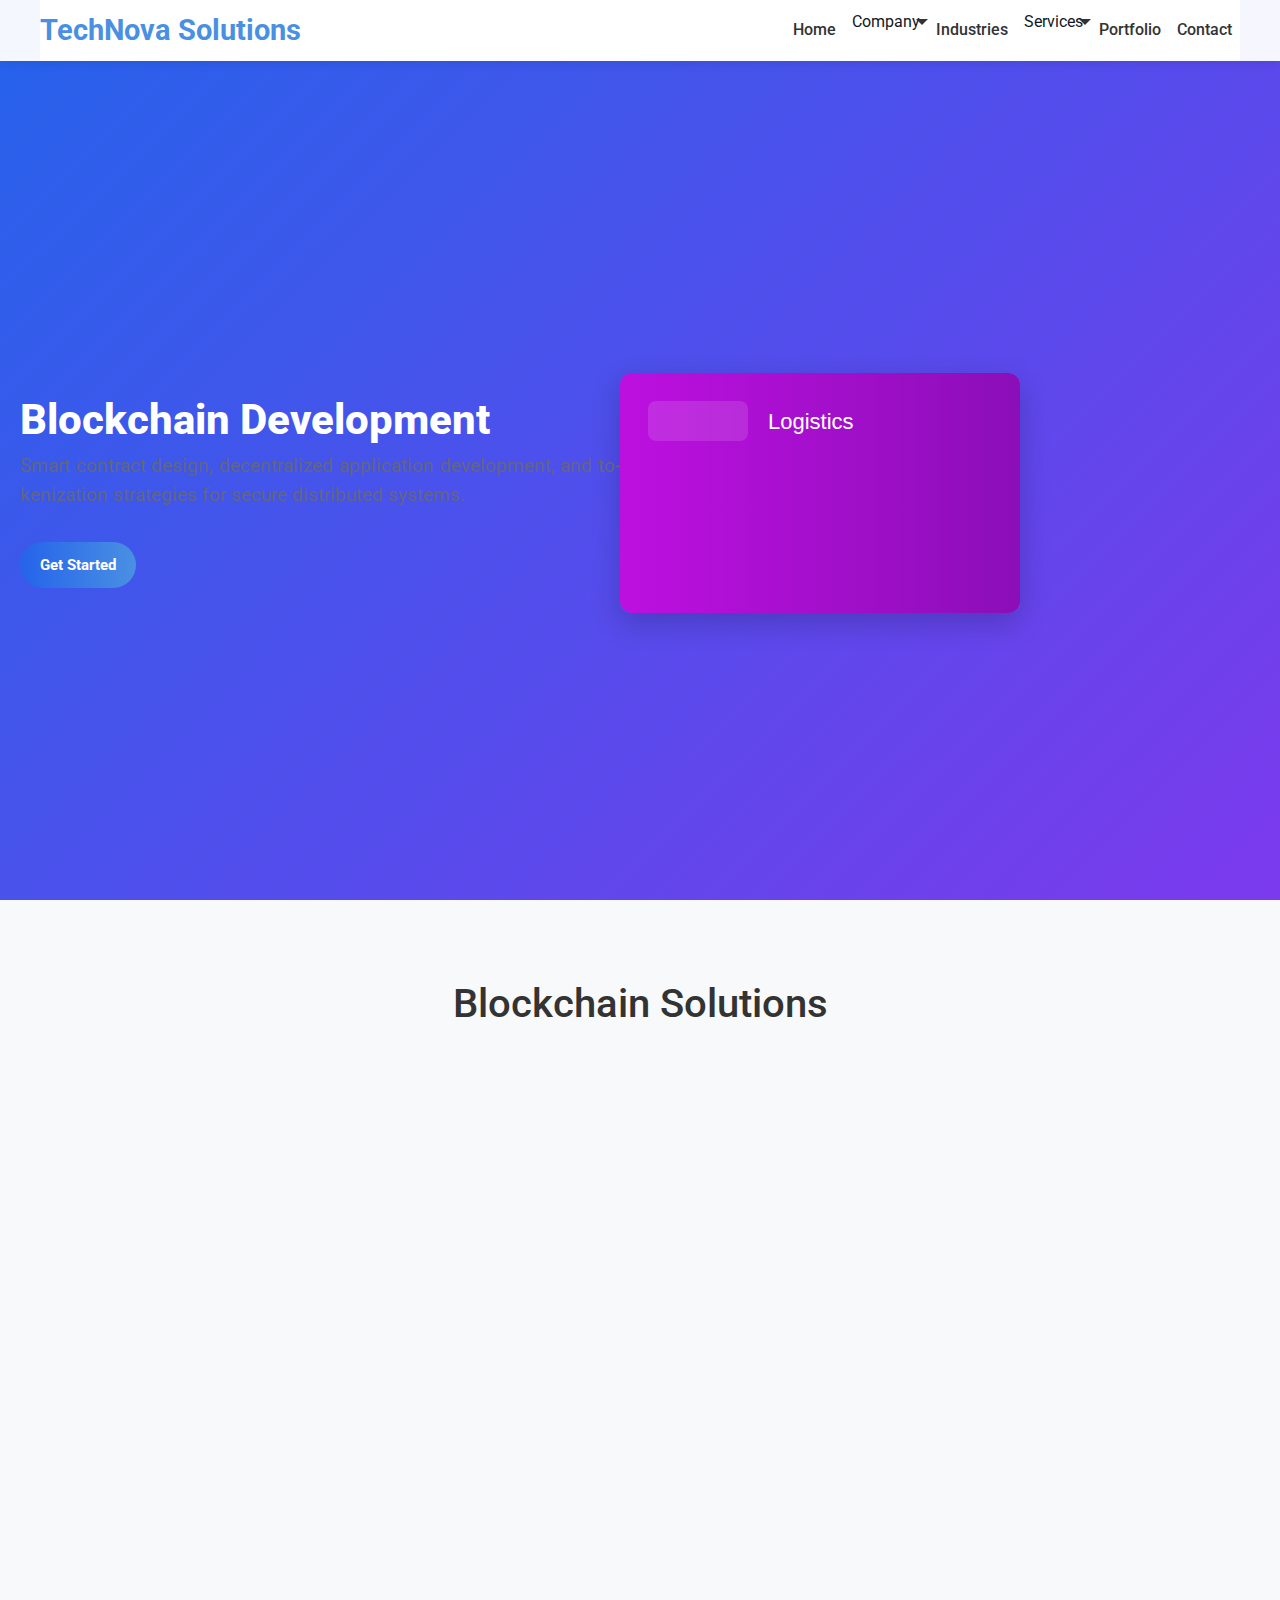
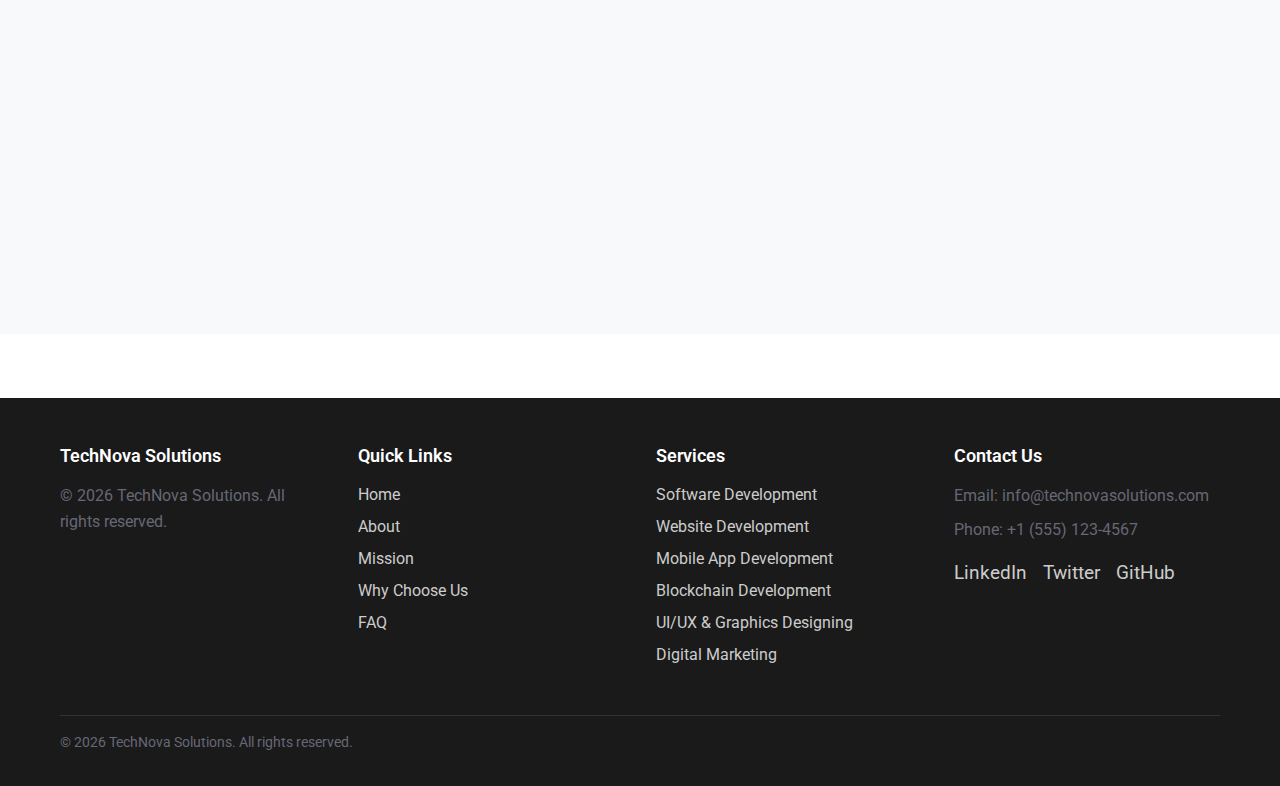
<file: blockchain-development.html>
<!DOCTYPE html>
<html lang="en">
<head>
    <meta charset="UTF-8">
    <meta name="viewport" content="width=device-width, initial-scale=1.0">
    <title>Blockchain Development - TechNova Solutions</title>
    <!-- Bootstrap CSS -->
    <link href="https://cdn.jsdelivr.net/npm/bootstrap@5.3.2/dist/css/bootstrap.min.css" rel="stylesheet">
    <link rel="stylesheet" href="css/style.css">
    <link href="https://fonts.googleapis.com/css2?family=Roboto:wght@300;400;500;700&display=swap" rel="stylesheet">
</head>
<body>
    <header>
        <nav class="navbar navbar-expand-lg navbar-light bg-white">
            <div class="logo">
                <h1 class="navbar-brand mb-0">TechNova Solutions</h1>
            </div>
            <ul class="nav-links navbar-nav ms-auto">
                <li class="nav-item"><a class="nav-link" href="index.html">Home</a></li>
                <li class="nav-item has-dropdown">
                    <button class="dropdown-toggle nav-link btn btn-link" aria-expanded="false" aria-haspopup="true">Company</button>
                    <ul class="dropdown" role="menu">
                        <li role="none"><a role="menuitem" class="dropdown-item" href="about.html">About</a></li>
                        <li role="none"><a role="menuitem" class="dropdown-item" href="mission.html">Mission, Vision and Values</a></li>
                        <li role="none"><a role="menuitem" class="dropdown-item" href="why.html">Why Choose Us</a></li>
                        <li role="none"><a role="menuitem" class="dropdown-item" href="faq.html">FAQ</a></li>
                    </ul>
                </li>
                <li class="nav-item"><a class="nav-link" href="index.html#industries">Industries</a></li>
                <li class="nav-item has-dropdown">
                    <button class="dropdown-toggle nav-link btn btn-link" aria-expanded="false" aria-haspopup="true">Services</button>
                    <ul class="dropdown" role="menu">
                        <li role="none"><a role="menuitem" class="dropdown-item" href="software-development.html">Software Development</a></li>
                        <li role="none"><a role="menuitem" class="dropdown-item" href="website-development.html">Website Development</a></li>
                        <li role="none"><a role="menuitem" class="dropdown-item" href="mobile-app-development.html">Mobile App Development</a></li>
                        <li role="none"><a role="menuitem" class="dropdown-item" href="blockchain-development.html">Blockchain Development</a></li>
                        <li role="none"><a role="menuitem" class="dropdown-item" href="uiux-design.html">UI/UX & Graphics Designing</a></li>
                        <li role="none"><a role="menuitem" class="dropdown-item" href="digital-marketing.html">Digital Marketing</a></li>
                    </ul>
                </li>
                <li class="nav-item"><a class="nav-link" href="index.html#portfolio">Portfolio</a></li>
                <li class="nav-item"><a class="nav-link" href="index.html#contact">Contact</a></li>
            </ul>
            <div class="hamburger">
                <span></span>
                <span></span>
                <span></span>
            </div>
        </nav>
    </header>

    <section class="hero">
        <div class="hero-content">
            <h2>Blockchain Development</h2>
            <p>Smart contract design, decentralized application development, and tokenization strategies for secure distributed systems.</p>
            <a href="index.html#contact" class="cta-button btn btn-primary">Get Started</a>
        </div>
        <div class="hero-image">
            <img src="assets/images/industry-logistics.svg" alt="Blockchain Development" class="img-responsive" loading="lazy" width="400" height="240">
        </div>
    </section>

    <section class="about">
        <div class="container">
            <h2>Blockchain Solutions</h2>
            <p class="fade-in">We specialize in blockchain technology, offering smart contract development, decentralized applications (dApps), and tokenization services. Our expertise spans Ethereum, Hyperledger, and other platforms. We have deep knowledge of various blockchain protocols and can help you choose the right technology for your specific use case, whether it's public blockchains like Ethereum or private networks for enterprise applications.</p>
            <p class="fade-in">From initial consultation to deployment, we ensure secure, scalable blockchain solutions that integrate seamlessly with your existing systems. We focus on transparency, immutability, and efficiency. Our development process includes thorough security audits, performance optimization, and comprehensive testing to ensure your blockchain solution is robust and ready for production use.</p>
            <p class="fade-in">Our team handles everything from proof-of-concept to full production, including audits and compliance to meet regulatory standards. We work with regulatory bodies to ensure compliance with laws like GDPR, AML, and industry-specific regulations. Our smart contracts are thoroughly tested and audited by third-party security firms to eliminate vulnerabilities.</p>
            <p class="fade-in">Beyond development, we provide ongoing support, maintenance, and upgrades for your blockchain solutions. We monitor network performance, implement security patches, and add new features as the technology evolves. Our team stays current with the latest blockchain developments and can help you leverage emerging technologies like DeFi, NFTs, and Web3.</p>
            <p class="fade-in">Trust TechNova for blockchain development that combines technical excellence with business acumen. Our blockchain solutions have been deployed across industries including finance, supply chain, healthcare, and more. Contact us to explore how blockchain can transform your business processes and create new opportunities for innovation and efficiency.</p>
        </div>
    </section>

    <footer class="footer">
        <div class="container">
            <div class="footer-content">
                <div class="footer-section">
                    <h4>TechNova Solutions</h4>
                    <p>Innovative software solutions for modern businesses.</p>
                </div>
                <div class="footer-section">
                    <h4>Quick Links</h4>
                    <ul>
                        <li><a href="index.html">Home</a></li>
                        <li><a href="about.html">About</a></li>
                        <li><a href="mission.html">Mission</a></li>
                        <li><a href="why.html">Why Choose Us</a></li>
                        <li><a href="faq.html">FAQ</a></li>
                    </ul>
                </div>
                <div class="footer-section">
                    <h4>Services</h4>
                    <ul>
                        <li><a href="software-development.html">Software Development</a></li>
                        <li><a href="website-development.html">Website Development</a></li>
                        <li><a href="mobile-app-development.html">Mobile App Development</a></li>
                        <li><a href="blockchain-development.html">Blockchain Development</a></li>
                        <li><a href="uiux-design.html">UI/UX & Graphics Designing</a></li>
                        <li><a href="digital-marketing.html">Digital Marketing</a></li>
                    </ul>
                </div>
                <div class="footer-section">
                    <h4>Contact Us</h4>
                    <p>Email: info@technovasolutions.com</p>
                    <p>Phone: +1 (555) 123-4567</p>
                    <div class="social-links">
                        <a href="#" aria-label="LinkedIn">LinkedIn</a>
                        <a href="#" aria-label="Twitter">Twitter</a>
                        <a href="#" aria-label="GitHub">GitHub</a>
                    </div>
                </div>
            </div>
            <div class="footer-bottom">
                <p>&copy; 2026 TechNova Solutions. All rights reserved.</p>
            </div>
        </div>
    </footer>

    <script src="js/main.js"></script>
    <!-- Bootstrap Bundle (includes Popper) -->
    <script src="https://cdn.jsdelivr.net/npm/bootstrap@5.3.2/dist/js/bootstrap.bundle.min.js"></script>
</body>
</html>
</file>
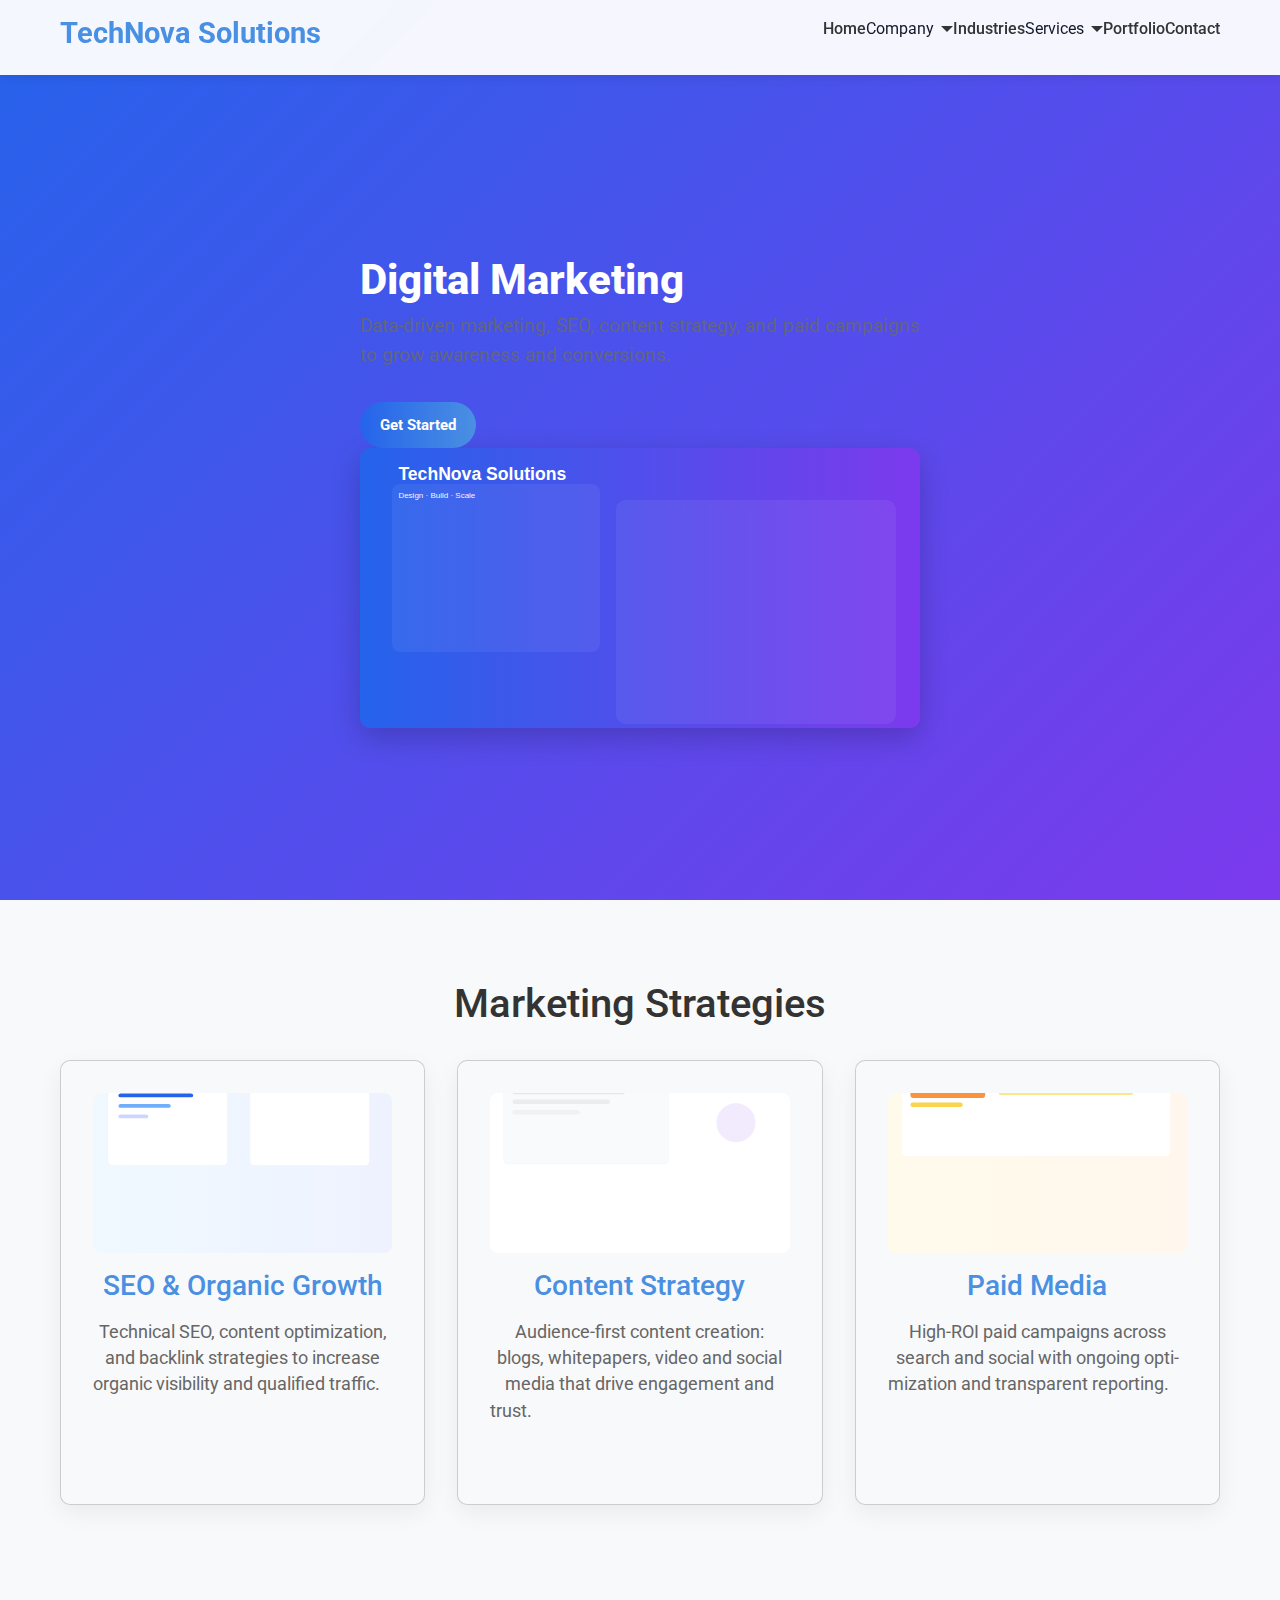
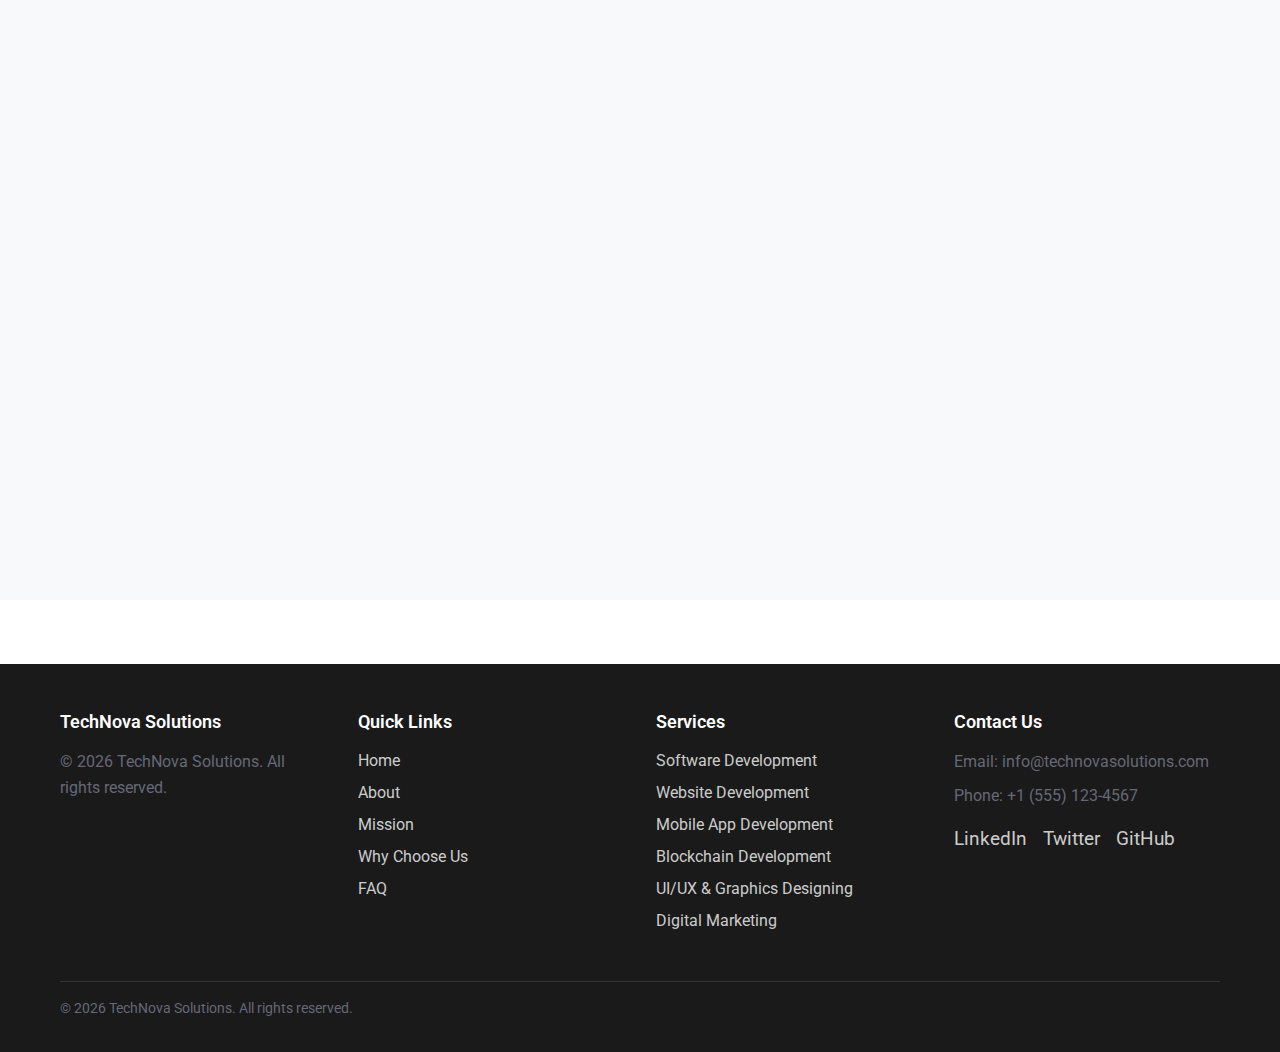
<file: digital-marketing.html>
<!DOCTYPE html>
<html lang="en">
<head>
    <meta charset="UTF-8">
    <meta name="viewport" content="width=device-width, initial-scale=1.0">
    <title>Digital Marketing - TechNova Solutions</title>
    <!-- Bootstrap CSS -->
    <link href="https://cdn.jsdelivr.net/npm/bootstrap@5.3.2/dist/css/bootstrap.min.css" rel="stylesheet">
    <link rel="stylesheet" href="css/style.css">
    <link href="https://fonts.googleapis.com/css2?family=Roboto:wght@300;400;500;700&display=swap" rel="stylesheet">
</head>
<body>
    <header>
        <nav>
            <div class="container" style="display:flex;align-items:center;justify-content:space-between;">
                <div class="logo"><h1>TechNova Solutions</h1></div>
                <ul class="nav-links" role="menubar" aria-label="Primary">
                    <li><a href="index.html">Home</a></li>
                    <li class="has-dropdown">
                        <button class="dropdown-toggle" aria-expanded="false">Company</button>
                        <ul class="dropdown" role="menu">
                            <li><a href="about.html">About</a></li>
                            <li><a href="mission.html">Mission, Vision and Values</a></li>
                            <li><a href="why.html">Why Choose Us</a></li>
                            <li><a href="faq.html">FAQ</a></li>
                        </ul>
                    </li>
                    <li><a href="index.html#industries">Industries</a></li>
                    <li class="has-dropdown">
                        <button class="dropdown-toggle" aria-expanded="false">Services</button>
                        <ul class="dropdown" role="menu">
                            <li><a href="software-development.html">Software Development</a></li>
                            <li><a href="website-development.html">Website Development</a></li>
                            <li><a href="mobile-app-development.html">Mobile App Development</a></li>
                            <li><a href="blockchain-development.html">Blockchain Development</a></li>
                            <li><a href="uiux-design.html">UI/UX & Graphics Designing</a></li>
                            <li><a href="digital-marketing.html">Digital Marketing</a></li>
                        </ul>
                    </li>
                    <li><a href="index.html#portfolio">Portfolio</a></li>
                    <li><a href="index.html#contact">Contact</a></li>
                </ul>
            </div>
        </nav>
    </header>

    <section class="hero">
        <div class="container hero-content">
            <div style="flex:1;max-width:700px;">
                <h2>Digital Marketing</h2>
                <p>Data-driven marketing, SEO, content strategy, and paid campaigns to grow awareness and conversions.</p>
                <a href="index.html#contact" class="cta-button">Get Started</a>
            </div>
            <div class="hero-image" aria-hidden="true" style="flex:1;text-align:right;">
                <img src="assets/images/hero-professional.svg" alt="Digital Marketing illustration" loading="lazy" class="img-responsive hero-img float" width="1400" height="700">
            </div>
        </div>
    </section>

    <section class="about">
        <div class="container">
            <h2>Marketing Strategies</h2>
            <div class="service-grid" style="margin-top:1.5rem;">
                <div class="service-card card animate">
                    <img class="anim-img img-responsive" src="assets/images/service-seo.svg" alt="SEO" loading="lazy" width="800" height="560">
                    <h3>SEO & Organic Growth</h3>
                    <p>Technical SEO, content optimization, and backlink strategies to increase organic visibility and qualified traffic.</p>
                </div>
                <div class="service-card card animate">
                    <img class="anim-img img-responsive" src="assets/images/service-content.svg" alt="Content" loading="lazy" width="800" height="560">
                    <h3>Content Strategy</h3>
                    <p>Audience-first content creation: blogs, whitepapers, video and social media that drive engagement and trust.</p>
                </div>
                <div class="service-card card animate">
                    <img class="anim-img img-responsive" src="assets/images/service-ads.svg" alt="Ads" loading="lazy" width="800" height="560">
                    <h3>Paid Media</h3>
                    <p>High-ROI paid campaigns across search and social with ongoing optimization and transparent reporting.</p>
                </div>
            </div>
            <div class="reveal" style="margin-top:1.25rem;">
                <p>We build campaigns that connect strategy to measurable business outcomes.</p>
                <p>Audience-first research informs messaging across channels.</p>
                <p>SEO and content work together to drive sustainable organic growth.</p>
                <p>Paid media is optimized continuously for efficiency and scale.</p>
                <p>We measure what matters and report transparently on results.</p>
                <p>Personalization and testing improve conversion across touchpoints.</p>
                <p>Creative that supports brand, not just clicks.</p>
                <p>Partnerships that grow your audience and lift revenue.</p>
            </div>
        </div>
    </section>

    <footer class="footer">
        <div class="container">
            <div class="footer-content">
                <div class="footer-section">
                    <h4>TechNova Solutions</h4>
                    <p>Innovative software solutions for modern businesses.</p>
                </div>
                <div class="footer-section">
                    <h4>Quick Links</h4>
                    <ul>
                        <li><a href="index.html">Home</a></li>
                        <li><a href="about.html">About</a></li>
                        <li><a href="mission.html">Mission</a></li>
                        <li><a href="why.html">Why Choose Us</a></li>
                        <li><a href="faq.html">FAQ</a></li>
                    </ul>
                </div>
                <div class="footer-section">
                    <h4>Services</h4>
                    <ul>
                        <li><a href="software-development.html">Software Development</a></li>
                        <li><a href="website-development.html">Website Development</a></li>
                        <li><a href="mobile-app-development.html">Mobile App Development</a></li>
                        <li><a href="blockchain-development.html">Blockchain Development</a></li>
                        <li><a href="uiux-design.html">UI/UX & Graphics Designing</a></li>
                        <li><a href="digital-marketing.html">Digital Marketing</a></li>
                    </ul>
                </div>
                <div class="footer-section">
                    <h4>Contact Us</h4>
                    <p>Email: info@technovasolutions.com</p>
                    <p>Phone: +1 (555) 123-4567</p>
                    <div class="social-links">
                        <a href="#" aria-label="LinkedIn">LinkedIn</a>
                        <a href="#" aria-label="Twitter">Twitter</a>
                        <a href="#" aria-label="GitHub">GitHub</a>
                    </div>
                </div>
            </div>
            <div class="footer-bottom">
                <p>&copy; 2026 TechNova Solutions. All rights reserved.</p>
            </div>
        </div>
    </footer>

    <script src="js/main.js"></script>
    <!-- Bootstrap Bundle (includes Popper) -->
    <script src="https://cdn.jsdelivr.net/npm/bootstrap@5.3.2/dist/js/bootstrap.bundle.min.js"></script>
</body>
</html>
</file>
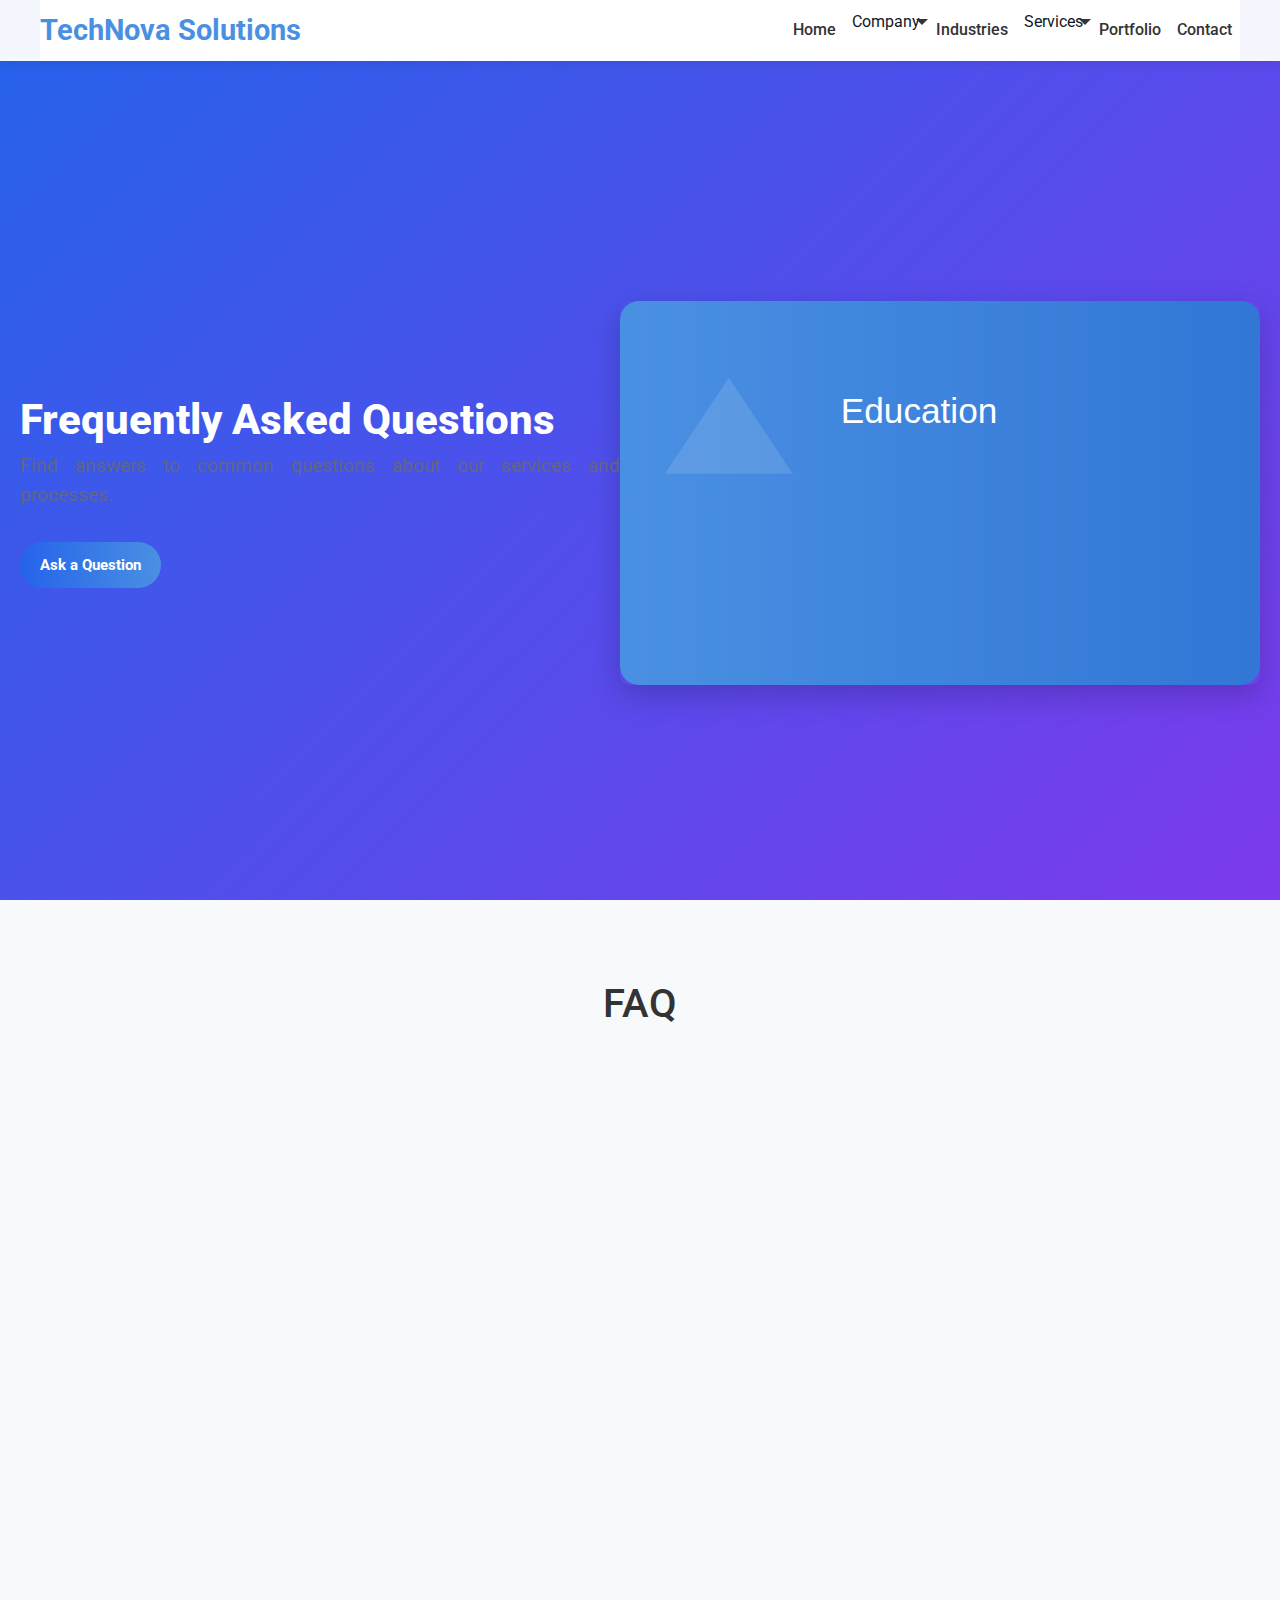
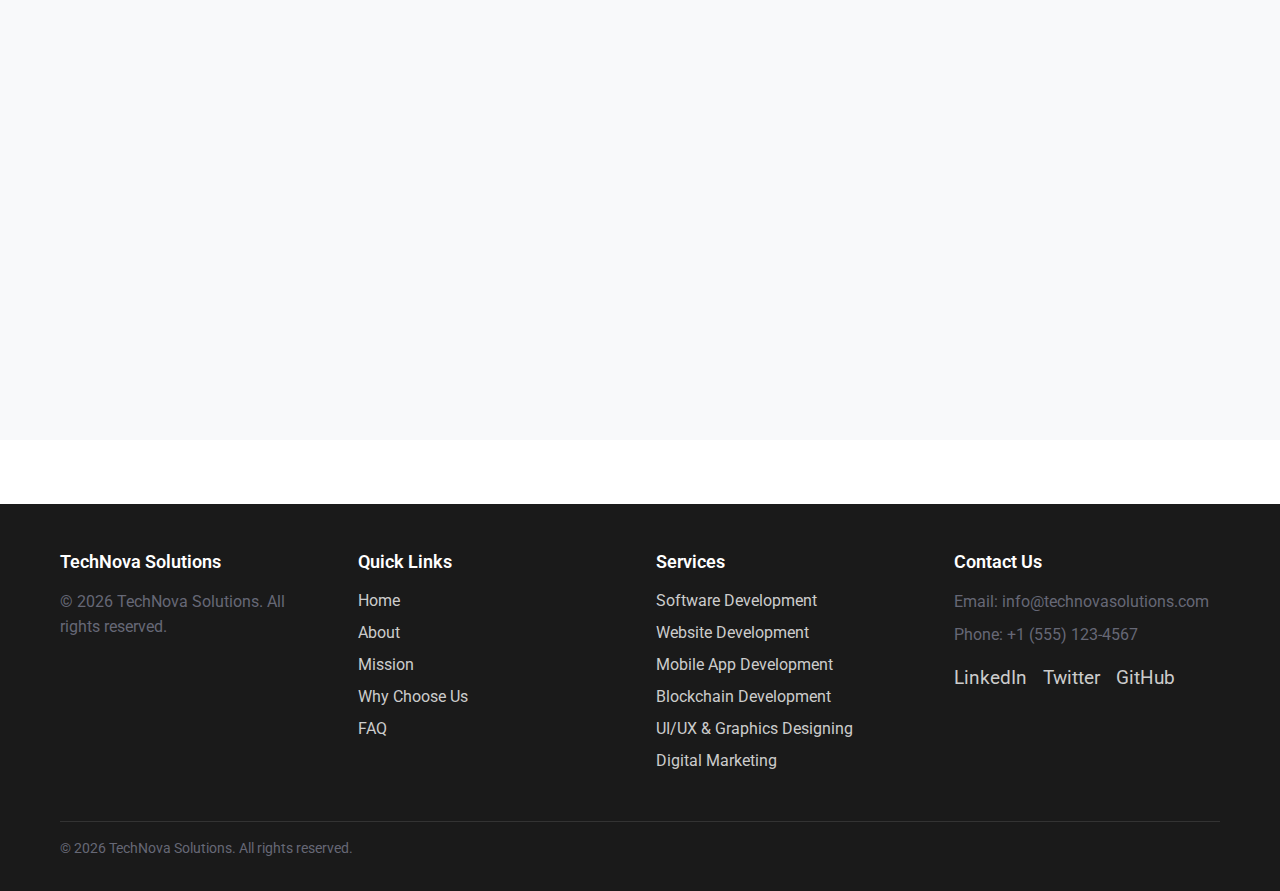
<file: faq.html>
<!DOCTYPE html>
<html lang="en">
<head>
    <meta charset="UTF-8">
    <meta name="viewport" content="width=device-width, initial-scale=1.0">
    <title>FAQ - TechNova Solutions</title>
    <!-- Bootstrap CSS -->
    <link href="https://cdn.jsdelivr.net/npm/bootstrap@5.3.2/dist/css/bootstrap.min.css" rel="stylesheet">
    <link rel="stylesheet" href="css/style.css">
    <link href="https://fonts.googleapis.com/css2?family=Roboto:wght@300;400;500;700&display=swap" rel="stylesheet">
</head>
<body>
    <header>
        <nav class="navbar navbar-expand-lg navbar-light bg-white">
            <div class="logo">
                <h1 class="navbar-brand mb-0">TechNova Solutions</h1>
            </div>
            <ul class="nav-links navbar-nav ms-auto">
                <li class="nav-item"><a class="nav-link" href="index.html">Home</a></li>
                <li class="nav-item has-dropdown">
                    <button class="dropdown-toggle nav-link btn btn-link" aria-expanded="false" aria-haspopup="true">Company</button>
                    <ul class="dropdown" role="menu">
                        <li role="none"><a role="menuitem" class="dropdown-item" href="about.html">About</a></li>
                        <li role="none"><a role="menuitem" class="dropdown-item" href="mission.html">Mission, Vision and Values</a></li>
                        <li role="none"><a role="menuitem" class="dropdown-item" href="why.html">Why Choose Us</a></li>
                        <li role="none"><a role="menuitem" class="dropdown-item" href="faq.html">FAQ</a></li>
                    </ul>
                </li>
                <li class="nav-item"><a class="nav-link" href="index.html#industries">Industries</a></li>
                <li class="nav-item has-dropdown">
                    <button class="dropdown-toggle nav-link btn btn-link" aria-expanded="false" aria-haspopup="true">Services</button>
                    <ul class="dropdown" role="menu">
                        <li role="none"><a role="menuitem" class="dropdown-item" href="software-development.html">Software Development</a></li>
                        <li role="none"><a role="menuitem" class="dropdown-item" href="website-development.html">Website Development</a></li>
                        <li role="none"><a role="menuitem" class="dropdown-item" href="mobile-app-development.html">Mobile App Development</a></li>
                        <li role="none"><a role="menuitem" class="dropdown-item" href="blockchain-development.html">Blockchain Development</a></li>
                        <li role="none"><a role="menuitem" class="dropdown-item" href="uiux-design.html">UI/UX & Graphics Designing</a></li>
                        <li role="none"><a role="menuitem" class="dropdown-item" href="digital-marketing.html">Digital Marketing</a></li>
                    </ul>
                </li>
                <li class="nav-item"><a class="nav-link" href="index.html#portfolio">Portfolio</a></li>
                <li class="nav-item"><a class="nav-link" href="index.html#contact">Contact</a></li>
            </ul>
            <div class="hamburger">
                <span></span>
                <span></span>
                <span></span>
            </div>
        </nav>
    </header>

    <section class="hero">
        <div class="hero-content">
            <h2>Frequently Asked Questions</h2>
            <p>Find answers to common questions about our services and processes.</p>
            <a href="index.html#contact" class="cta-button btn btn-primary">Ask a Question</a>
        </div>
        <div class="hero-image">
            <img src="assets/images/industry-education.svg" alt="FAQ">
        </div>
    </section>

    <section class="about">
        <div class="container">
            <h2>FAQ</h2>
            <p class="fade-in"><strong>How long does a typical project take?</strong> Project timelines vary based on complexity and scope, but small to medium projects typically range from 6–12 weeks for initial delivery. Larger initiatives are scoped with milestones and iterative releases to ensure quality and allow for feedback. We work closely with you to establish realistic timelines that balance speed with thoroughness, ensuring the final product meets your expectations without rushing the development process.</p>
            <p class="fade-in"><strong>Do you provide post-launch support?</strong> Yes — we offer comprehensive maintenance, monitoring, and feature-iteration plans to keep your product healthy and evolving after launch. Our support packages include regular updates, bug fixes, performance optimizations, and new feature development. We believe in building long-term partnerships, so we're here to support your software as your business grows and changes.</p>
            <p class="fade-in"><strong>What technologies do you work with?</strong> We specialize in modern web technologies including React, Node.js, Python, and various backend frameworks. For mobile, we work with React Native, Flutter, and native iOS/Android development. Our cloud expertise covers AWS, Azure, and GCP. We also have experience with databases like PostgreSQL, MongoDB, and Redis, as well as DevOps tools for CI/CD pipelines and infrastructure automation.</p>
            <p class="fade-in"><strong>How do you ensure project security?</strong> Security is built-in from day one. We follow industry best practices, conduct regular security audits, and implement encryption, authentication, and compliance standards like GDPR and HIPAA. Our development process includes security reviews at multiple stages, and we use tools like automated vulnerability scanning and penetration testing to identify and address potential security issues before they become problems.</p>
            <p class="fade-in"><strong>Can you work with our existing systems?</strong> Absolutely. We excel at integrations and migrations, ensuring seamless connectivity with your current infrastructure and third-party services. Whether you need to integrate with legacy systems, migrate from outdated platforms, or connect to popular APIs and services, our team has the expertise to handle complex integration challenges while minimizing disruption to your business operations.</p>
        </div>
    </section>

    <footer class="footer">
        <div class="container">
            <div class="footer-content">
                <div class="footer-section">
                    <h4>TechNova Solutions</h4>
                    <p>Innovative software solutions for modern businesses.</p>
                </div>
                <div class="footer-section">
                    <h4>Quick Links</h4>
                    <ul>
                        <li><a href="index.html">Home</a></li>
                        <li><a href="about.html">About</a></li>
                        <li><a href="mission.html">Mission</a></li>
                        <li><a href="why.html">Why Choose Us</a></li>
                        <li><a href="faq.html">FAQ</a></li>
                    </ul>
                </div>
                <div class="footer-section">
                    <h4>Services</h4>
                    <ul>
                        <li><a href="software-development.html">Software Development</a></li>
                        <li><a href="website-development.html">Website Development</a></li>
                        <li><a href="mobile-app-development.html">Mobile App Development</a></li>
                        <li><a href="blockchain-development.html">Blockchain Development</a></li>
                        <li><a href="uiux-design.html">UI/UX & Graphics Designing</a></li>
                        <li><a href="digital-marketing.html">Digital Marketing</a></li>
                    </ul>
                </div>
                <div class="footer-section">
                    <h4>Contact Us</h4>
                    <p>Email: info@technovasolutions.com</p>
                    <p>Phone: +1 (555) 123-4567</p>
                    <div class="social-links">
                        <a href="#" aria-label="LinkedIn">LinkedIn</a>
                        <a href="#" aria-label="Twitter">Twitter</a>
                        <a href="#" aria-label="GitHub">GitHub</a>
                    </div>
                </div>
            </div>
            <div class="footer-bottom">
                <p>&copy; 2026 TechNova Solutions. All rights reserved.</p>
            </div>
        </div>
    </footer>

    <script src="js/main.js"></script>
    <!-- Bootstrap Bundle (includes Popper) -->
    <script src="https://cdn.jsdelivr.net/npm/bootstrap@5.3.2/dist/js/bootstrap.bundle.min.js"></script>
</body>
</html>
</file>
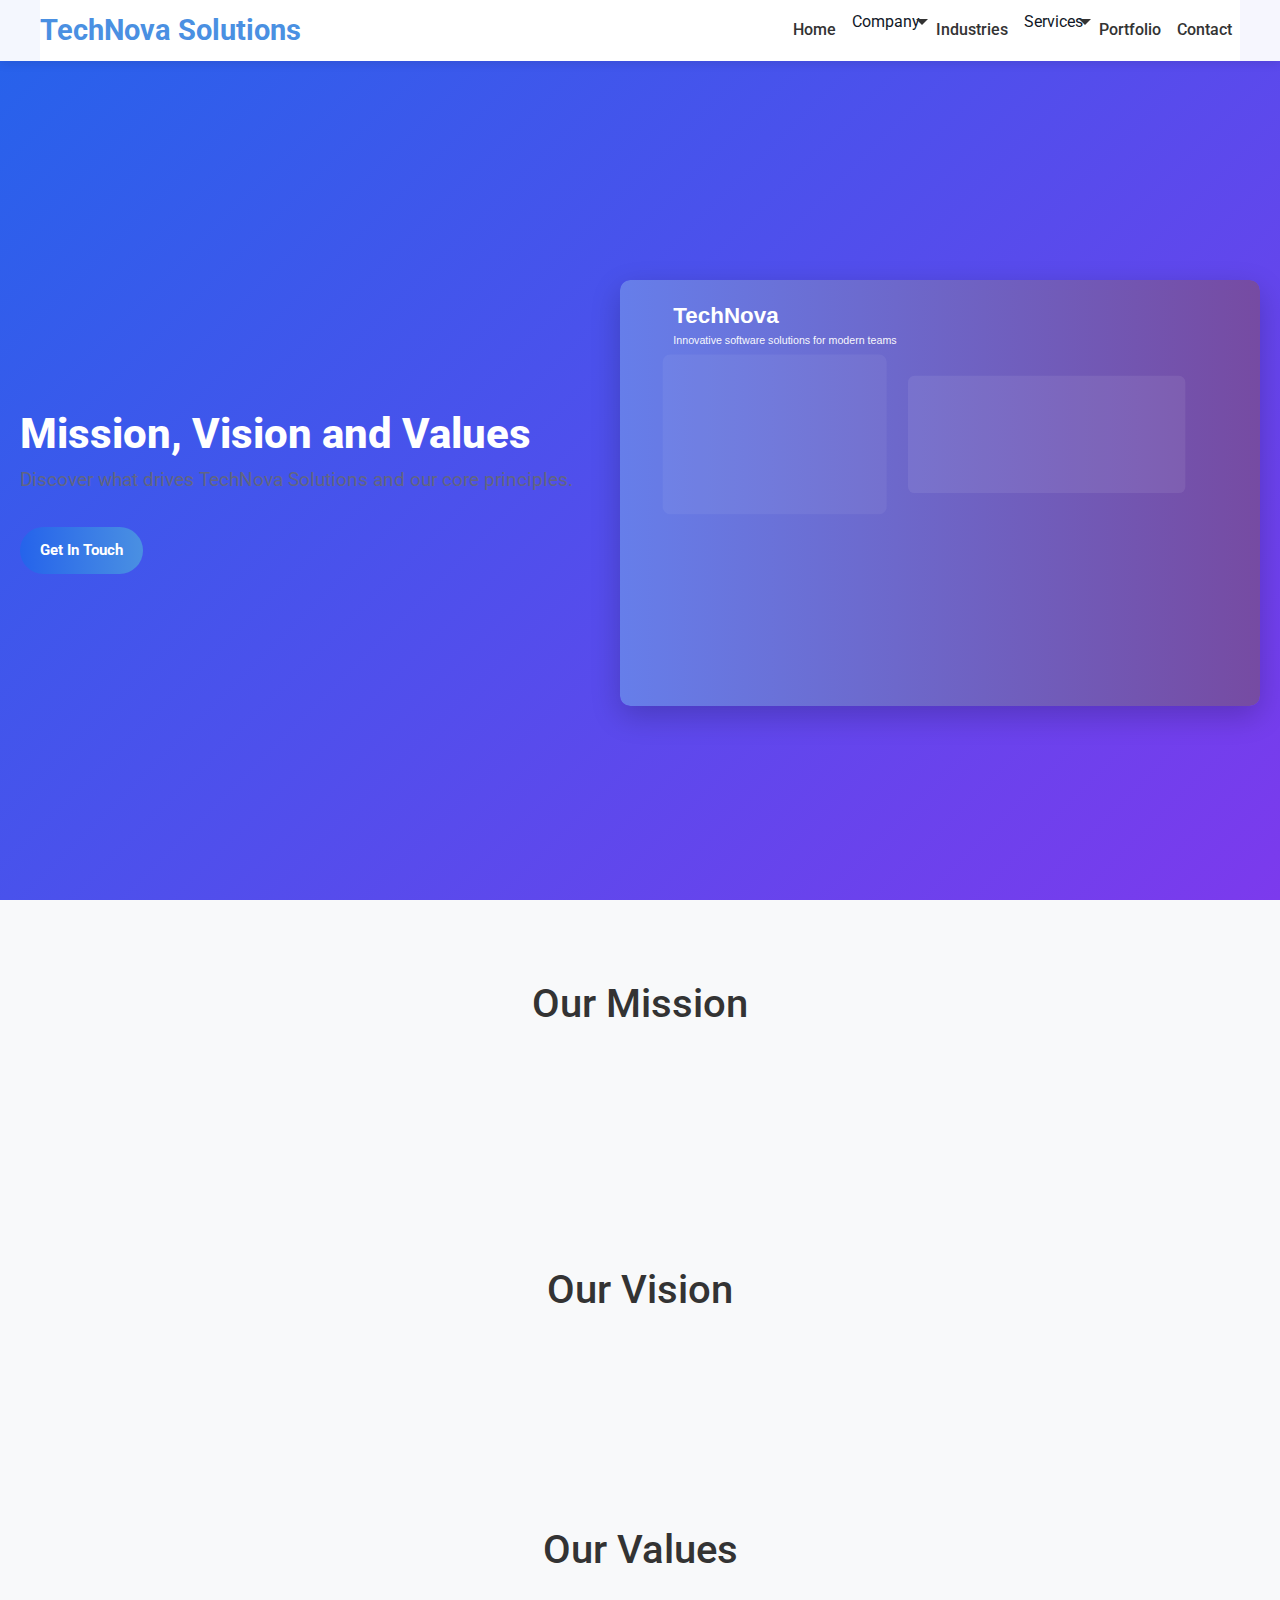
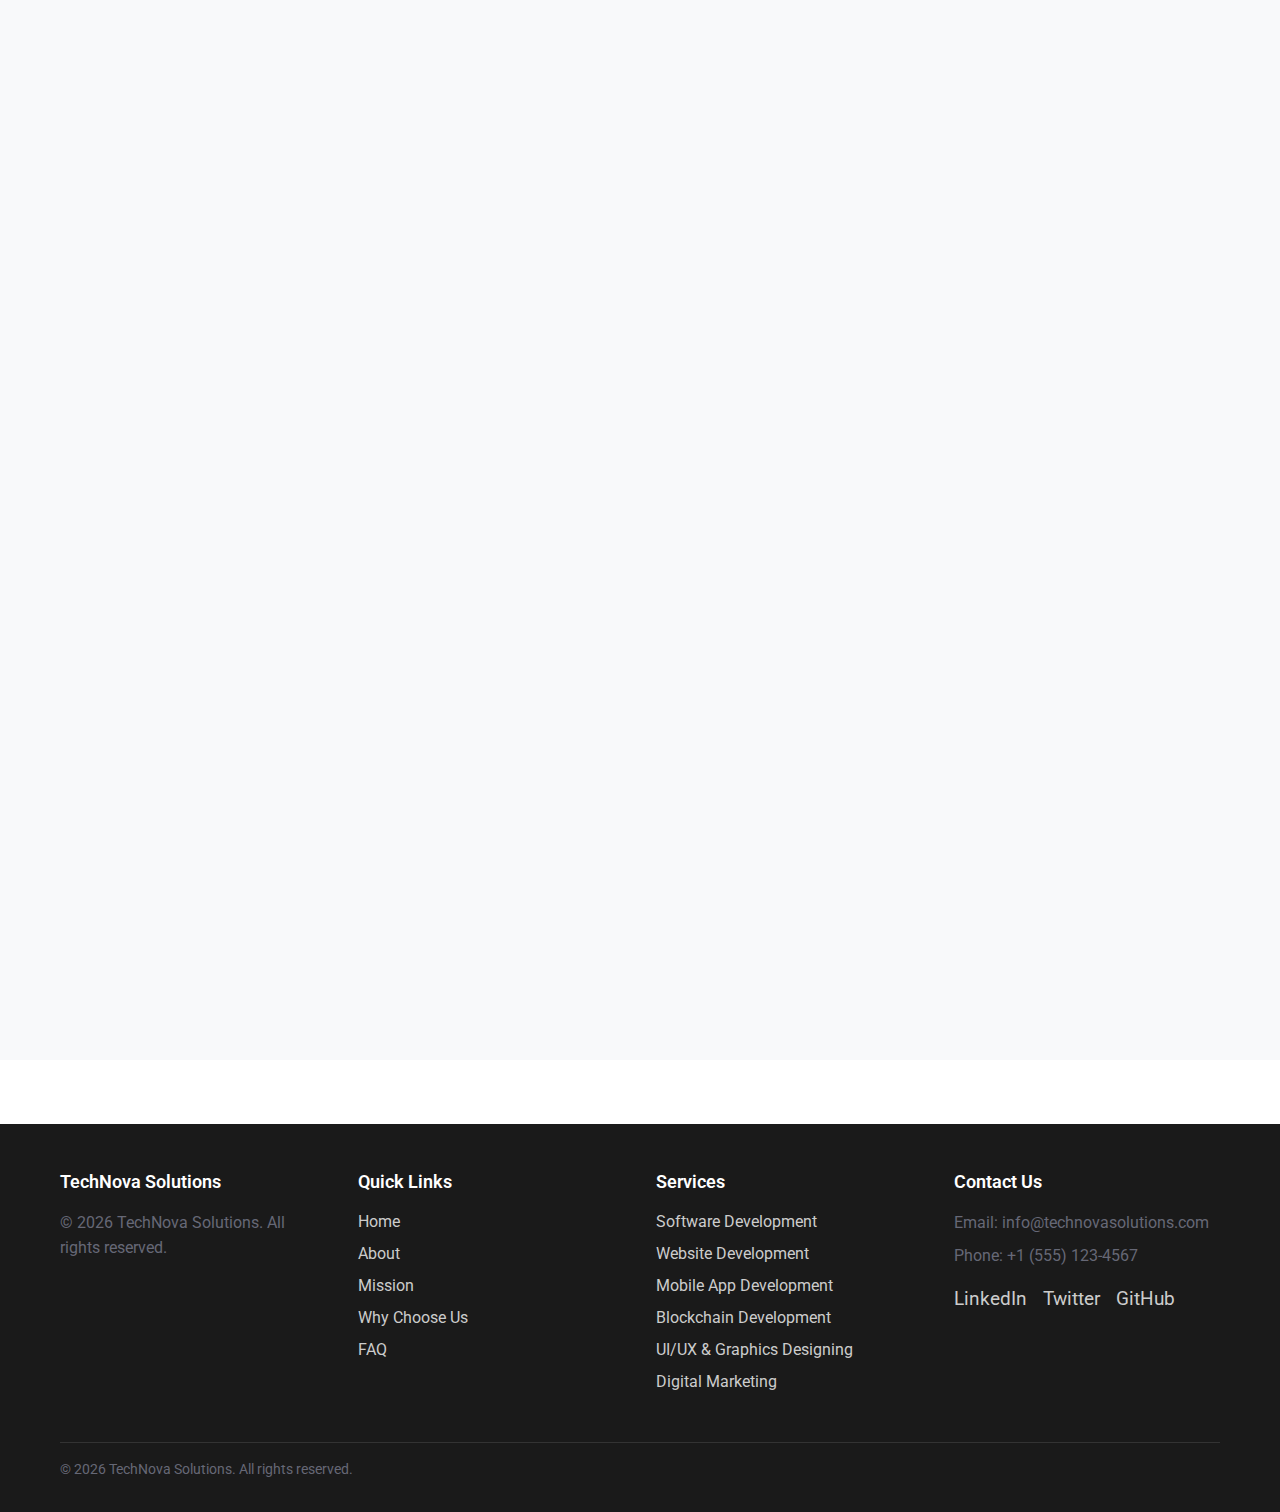
<file: mission.html>
<!DOCTYPE html>
<html lang="en">
<head>
    <meta charset="UTF-8">
    <meta name="viewport" content="width=device-width, initial-scale=1.0">
    <title>Mission, Vision and Values - TechNova Solutions</title>
    <!-- Bootstrap CSS -->
    <link href="https://cdn.jsdelivr.net/npm/bootstrap@5.3.2/dist/css/bootstrap.min.css" rel="stylesheet">
    <link rel="stylesheet" href="css/style.css">
    <link href="https://fonts.googleapis.com/css2?family=Roboto:wght@300;400;500;700&display=swap" rel="stylesheet">
</head>
<body>
    <header>
        <nav class="navbar navbar-expand-lg navbar-light bg-white">
            <div class="logo">
                <h1 class="navbar-brand mb-0">TechNova Solutions</h1>
            </div>
            <ul class="nav-links navbar-nav ms-auto">
                <li class="nav-item"><a class="nav-link" href="index.html">Home</a></li>
                <li class="nav-item has-dropdown">
                    <button class="dropdown-toggle nav-link btn btn-link" aria-expanded="false" aria-haspopup="true">Company</button>
                    <ul class="dropdown" role="menu">
                        <li role="none"><a role="menuitem" class="dropdown-item" href="about.html">About</a></li>
                        <li role="none"><a role="menuitem" class="dropdown-item" href="mission.html">Mission, Vision and Values</a></li>
                        <li role="none"><a role="menuitem" class="dropdown-item" href="why.html">Why Choose Us</a></li>
                        <li role="none"><a role="menuitem" class="dropdown-item" href="faq.html">FAQ</a></li>
                    </ul>
                </li>
                <li class="nav-item"><a class="nav-link" href="index.html#industries">Industries</a></li>
                <li class="nav-item has-dropdown">
                    <button class="dropdown-toggle nav-link btn btn-link" aria-expanded="false" aria-haspopup="true">Services</button>
                    <ul class="dropdown" role="menu">
                        <li role="none"><a role="menuitem" class="dropdown-item" href="software-development.html">Software Development</a></li>
                        <li role="none"><a role="menuitem" class="dropdown-item" href="website-development.html">Website Development</a></li>
                        <li role="none"><a role="menuitem" class="dropdown-item" href="mobile-app-development.html">Mobile App Development</a></li>
                        <li role="none"><a role="menuitem" class="dropdown-item" href="blockchain-development.html">Blockchain Development</a></li>
                        <li role="none"><a role="menuitem" class="dropdown-item" href="uiux-design.html">UI/UX & Graphics Designing</a></li>
                        <li role="none"><a role="menuitem" class="dropdown-item" href="digital-marketing.html">Digital Marketing</a></li>
                    </ul>
                </li>
                <li class="nav-item"><a class="nav-link" href="index.html#portfolio">Portfolio</a></li>
                <li class="nav-item"><a class="nav-link" href="index.html#contact">Contact</a></li>
            </ul>
            <div class="hamburger">
                <span></span>
                <span></span>
                <span></span>
            </div>
        </nav>
    </header>

    <section class="hero">
        <div class="hero-content">
            <h2>Mission, Vision and Values</h2>
            <p>Discover what drives TechNova Solutions and our core principles.</p>
            <a href="index.html#contact" class="cta-button btn btn-primary">Get In Touch</a>
        </div>
        <div class="hero-image">
            <img src="assets/images/hero.svg" alt="Mission Vision Values">
        </div>
    </section>

    <section class="about">
        <div class="container">
            <h2>Our Mission</h2>
            <p class="fade-in">To empower businesses by delivering thoughtfully designed software that solves real problems. We strive to create technology solutions that enhance productivity, improve user experiences, and drive sustainable growth for our clients. Our mission is rooted in the belief that great software can transform how businesses operate and compete in today's digital landscape. We are committed to understanding our clients' unique challenges and developing solutions that not only meet their current needs but also position them for future success.</p>
            
            <h2>Our Vision</h2>
            <p class="fade-in">A future where technology seamlessly integrates with everyday business operations, enabling organizations to focus on innovation and customer satisfaction. We envision a world where software is intuitive, reliable, and accessible to all. In this vision, businesses of all sizes can leverage technology to achieve their goals without being hindered by complex or outdated systems. We see ourselves as pioneers in creating this future, one innovative solution at a time.</p>
            
            <h2>Our Values</h2>
            <p class="fade-in"><strong>Empathy:</strong> We put ourselves in our users' shoes to create meaningful solutions that truly address their needs and pain points. This user-centric approach guides every decision we make and ensures that our products have a positive impact on people's lives and work. By deeply understanding user experiences, we design interfaces and features that are not only functional but also delightful to use.</p>
            <p class="fade-in"><strong>Quality:</strong> We never compromise on excellence in our work. From the initial concept to the final deployment, we maintain the highest standards of quality in every aspect of our development process. This commitment to quality builds trust with our clients and sets us apart in the industry. We implement rigorous testing, code reviews, and quality assurance processes to deliver reliable, bug-free software.</p>
            <p class="fade-in"><strong>Collaboration:</strong> We believe in the power of teamwork and open communication. Our diverse team works together seamlessly, sharing ideas and expertise to create better solutions. We also collaborate closely with our clients, involving them in the development process to ensure the final product meets their expectations. This collaborative approach fosters innovation and ensures that every project benefits from multiple perspectives.</p>
            <p class="fade-in"><strong>Continuous Learning:</strong> We stay ahead by embracing new technologies and best practices. The tech industry evolves rapidly, and we are committed to continuous learning and adaptation. This allows us to provide cutting-edge solutions and remain at the forefront of innovation. We invest in our team's professional development through training, conferences, and research to ensure we always deliver the best possible results.</p>
            <p class="fade-in"><strong>Innovation:</strong> We constantly push the boundaries of what's possible with technology. Our team explores emerging trends and experiments with new approaches to solve complex problems. This spirit of innovation drives us to create solutions that not only meet current needs but also anticipate future challenges. We encourage creative thinking and calculated risk-taking in our development process.</p>
            <p class="fade-in"><strong>Integrity:</strong> We conduct our business with honesty, transparency, and ethical practices. We are committed to building long-term relationships based on trust and mutual respect. Our integrity extends to our code, our processes, and our interactions with clients and team members. We believe that doing the right thing is not just good business—it's the only way to build lasting success.</p>
        </div>
    </section>

    <footer class="footer">
        <div class="container">
            <div class="footer-content">
                <div class="footer-section">
                    <h4>TechNova Solutions</h4>
                    <p>Innovative software solutions for modern businesses.</p>
                </div>
                <div class="footer-section">
                    <h4>Quick Links</h4>
                    <ul>
                        <li><a href="index.html">Home</a></li>
                        <li><a href="about.html">About</a></li>
                        <li><a href="mission.html">Mission</a></li>
                        <li><a href="why.html">Why Choose Us</a></li>
                        <li><a href="faq.html">FAQ</a></li>
                    </ul>
                </div>
                <div class="footer-section">
                    <h4>Services</h4>
                    <ul>
                        <li><a href="software-development.html">Software Development</a></li>
                        <li><a href="website-development.html">Website Development</a></li>
                        <li><a href="mobile-app-development.html">Mobile App Development</a></li>
                        <li><a href="blockchain-development.html">Blockchain Development</a></li>
                        <li><a href="uiux-design.html">UI/UX & Graphics Designing</a></li>
                        <li><a href="digital-marketing.html">Digital Marketing</a></li>
                    </ul>
                </div>
                <div class="footer-section">
                    <h4>Contact Us</h4>
                    <p>Email: info@technovasolutions.com</p>
                    <p>Phone: +1 (555) 123-4567</p>
                    <div class="social-links">
                        <a href="#" aria-label="LinkedIn">LinkedIn</a>
                        <a href="#" aria-label="Twitter">Twitter</a>
                        <a href="#" aria-label="GitHub">GitHub</a>
                    </div>
                </div>
            </div>
            <div class="footer-bottom">
                <p>&copy; 2026 TechNova Solutions. All rights reserved.</p>
            </div>
        </div>
    </footer>

    <script src="js/main.js"></script>
    <!-- Bootstrap Bundle (includes Popper) -->
    <script src="https://cdn.jsdelivr.net/npm/bootstrap@5.3.2/dist/js/bootstrap.bundle.min.js"></script>
</body>
</html>
</file>
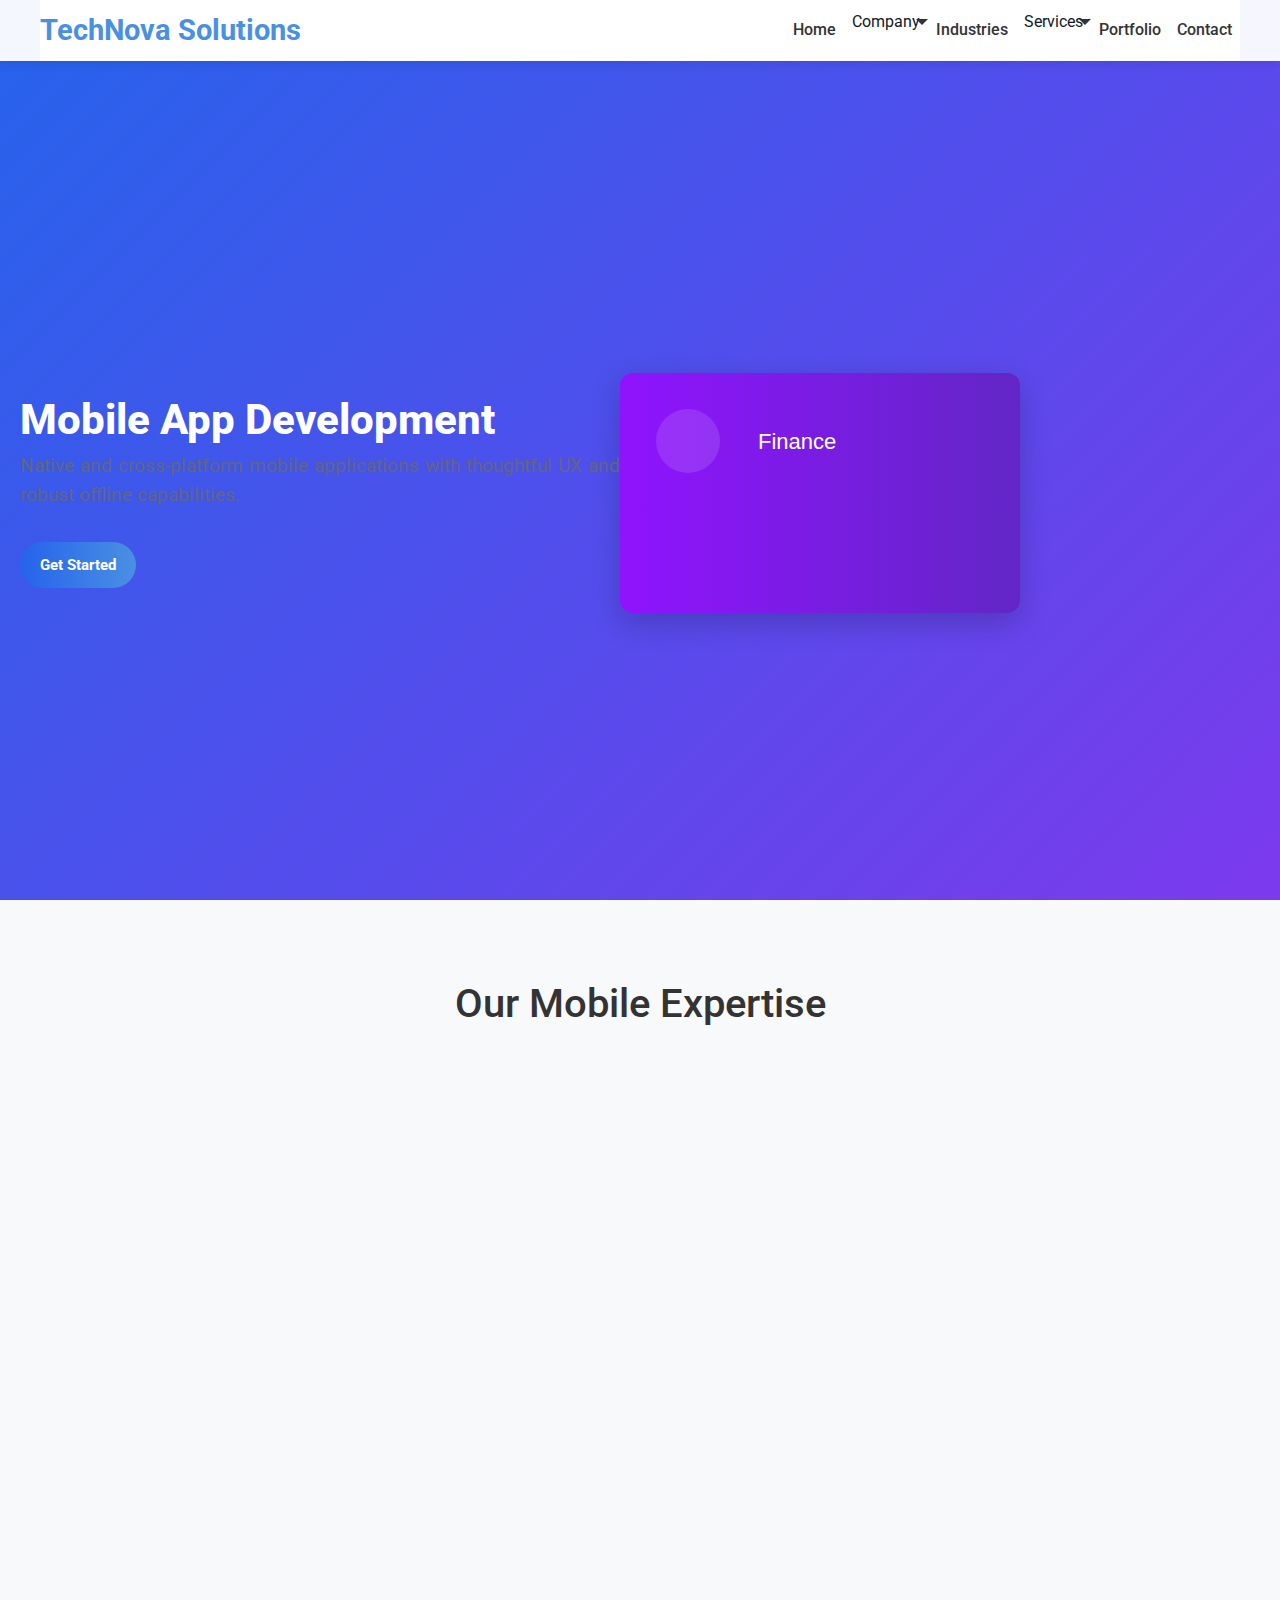
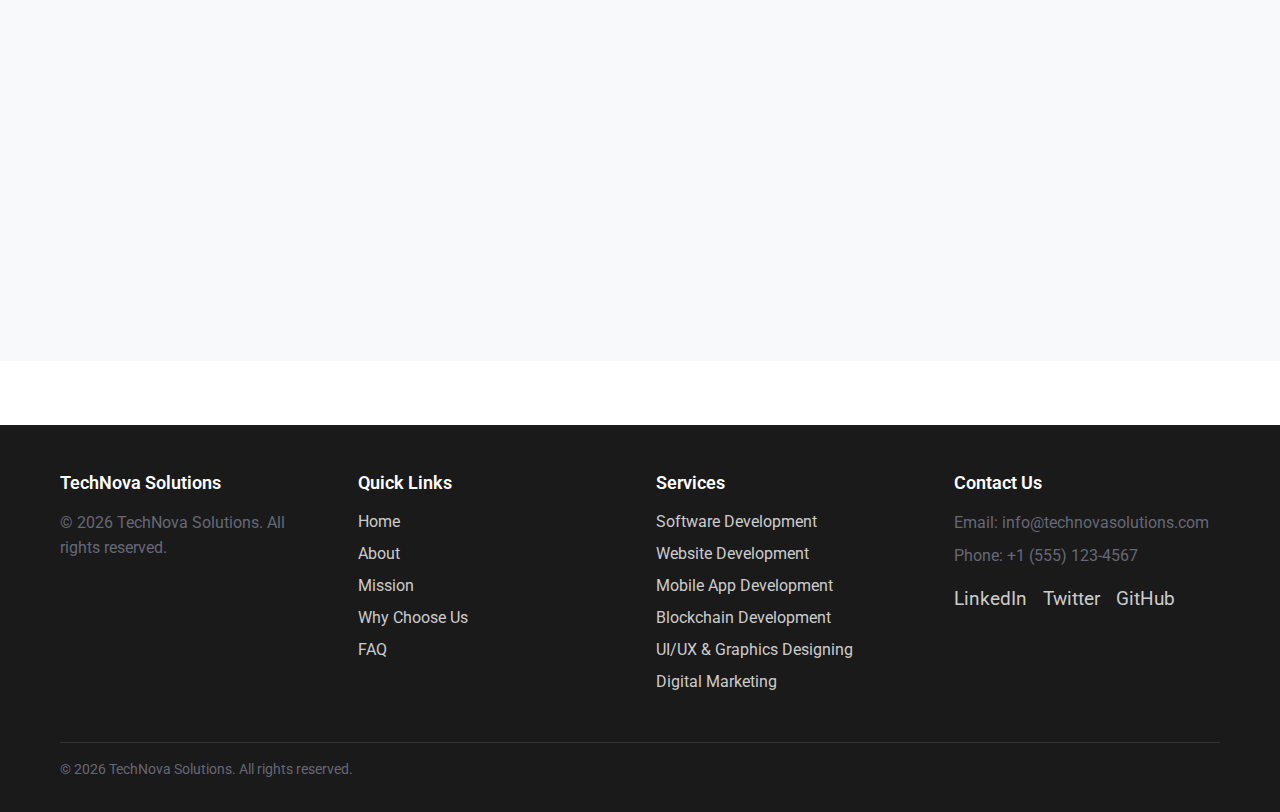
<file: mobile-app-development.html>
<!DOCTYPE html>
<html lang="en">
<head>
    <meta charset="UTF-8">
    <meta name="viewport" content="width=device-width, initial-scale=1.0">
    <title>Mobile App Development - TechNova Solutions</title>
    <!-- Bootstrap CSS -->
    <link href="https://cdn.jsdelivr.net/npm/bootstrap@5.3.2/dist/css/bootstrap.min.css" rel="stylesheet">
    <link rel="stylesheet" href="css/style.css">
    <link href="https://fonts.googleapis.com/css2?family=Roboto:wght@300;400;500;700&display=swap" rel="stylesheet">
</head>
<body>
    <header>
        <nav class="navbar navbar-expand-lg navbar-light bg-white">
            <div class="logo">
                <h1 class="navbar-brand mb-0">TechNova Solutions</h1>
            </div>
            <ul class="nav-links navbar-nav ms-auto">
                <li class="nav-item"><a class="nav-link" href="index.html">Home</a></li>
                <li class="nav-item has-dropdown">
                    <button class="dropdown-toggle nav-link btn btn-link" aria-expanded="false" aria-haspopup="true">Company</button>
                    <ul class="dropdown" role="menu">
                        <li role="none"><a role="menuitem" class="dropdown-item" href="about.html">About</a></li>
                        <li role="none"><a role="menuitem" class="dropdown-item" href="mission.html">Mission, Vision and Values</a></li>
                        <li role="none"><a role="menuitem" class="dropdown-item" href="why.html">Why Choose Us</a></li>
                        <li role="none"><a role="menuitem" class="dropdown-item" href="faq.html">FAQ</a></li>
                    </ul>
                </li>
                <li class="nav-item"><a class="nav-link" href="index.html#industries">Industries</a></li>
                <li class="nav-item has-dropdown">
                    <button class="dropdown-toggle nav-link btn btn-link" aria-expanded="false" aria-haspopup="true">Services</button>
                    <ul class="dropdown" role="menu">
                        <li role="none"><a role="menuitem" class="dropdown-item" href="software-development.html">Software Development</a></li>
                        <li role="none"><a role="menuitem" class="dropdown-item" href="website-development.html">Website Development</a></li>
                        <li role="none"><a role="menuitem" class="dropdown-item" href="mobile-app-development.html">Mobile App Development</a></li>
                        <li role="none"><a role="menuitem" class="dropdown-item" href="blockchain-development.html">Blockchain Development</a></li>
                        <li role="none"><a role="menuitem" class="dropdown-item" href="uiux-design.html">UI/UX & Graphics Designing</a></li>
                        <li role="none"><a role="menuitem" class="dropdown-item" href="digital-marketing.html">Digital Marketing</a></li>
                    </ul>
                </li>
                <li class="nav-item"><a class="nav-link" href="index.html#portfolio">Portfolio</a></li>
                <li class="nav-item"><a class="nav-link" href="index.html#contact">Contact</a></li>
            </ul>
            <div class="hamburger">
                <span></span>
                <span></span>
                <span></span>
            </div>
        </nav>
    </header>

    <section class="hero">
        <div class="hero-content">
            <h2>Mobile App Development</h2>
            <p>Native and cross-platform mobile applications with thoughtful UX and robust offline capabilities.</p>
            <a href="index.html#contact" class="cta-button btn btn-primary">Get Started</a>
        </div>
        <div class="hero-image">
            <img src="assets/images/industry-finance.svg" alt="Mobile App Development" class="img-responsive" loading="lazy" width="400" height="240">
        </div>
    </section>

    <section class="about">
        <div class="container">
            <h2>Our Mobile Expertise</h2>
            <p class="fade-in">We develop high-quality mobile applications for iOS and Android, using native technologies like Swift and Kotlin, or cross-platform frameworks like React Native and Flutter for faster development. Our choice of technology depends on your specific needs, timeline, and target audience. Native apps offer the best performance and user experience, while cross-platform solutions provide cost-effective development for both platforms simultaneously.</p>
            <p class="fade-in">Our apps feature intuitive user interfaces, offline functionality, push notifications, and integration with backend services. We prioritize performance, security, and user engagement. Our design team creates beautiful, user-friendly interfaces that follow platform-specific design guidelines. We implement offline capabilities so your app works even without internet connectivity, and integrate push notifications to keep users engaged.</p>
            <p class="fade-in">From concept to app store launch, we handle design, development, testing, and deployment, ensuring your app stands out in a competitive market. Our process includes market research, user persona development, wireframing, prototyping, and extensive testing. We prepare all necessary assets for app store submissions and provide guidance through the approval process.</p>
            <p class="fade-in">We also offer app store optimization (ASO) services to improve your app's visibility and downloads. Our analytics integration helps you track user behavior and app performance, allowing for data-driven improvements. Post-launch, we provide maintenance, updates, and feature enhancements to keep your app current and competitive.</p>
            <p class="fade-in">Partner with TechNova for mobile app development that delivers exceptional user experiences and drives business growth. Our apps have been downloaded millions of times across various categories. Whether you need a consumer app, enterprise solution, or something in between, we have the expertise to bring your mobile vision to life.</p>
        </div>
    </section>

    <footer class="footer">
        <div class="container">
            <div class="footer-content">
                <div class="footer-section">
                    <h4>TechNova Solutions</h4>
                    <p>Innovative software solutions for modern businesses.</p>
                </div>
                <div class="footer-section">
                    <h4>Quick Links</h4>
                    <ul>
                        <li><a href="index.html">Home</a></li>
                        <li><a href="about.html">About</a></li>
                        <li><a href="mission.html">Mission</a></li>
                        <li><a href="why.html">Why Choose Us</a></li>
                        <li><a href="faq.html">FAQ</a></li>
                    </ul>
                </div>
                <div class="footer-section">
                    <h4>Services</h4>
                    <ul>
                        <li><a href="software-development.html">Software Development</a></li>
                        <li><a href="website-development.html">Website Development</a></li>
                        <li><a href="mobile-app-development.html">Mobile App Development</a></li>
                        <li><a href="blockchain-development.html">Blockchain Development</a></li>
                        <li><a href="uiux-design.html">UI/UX & Graphics Designing</a></li>
                        <li><a href="digital-marketing.html">Digital Marketing</a></li>
                    </ul>
                </div>
                <div class="footer-section">
                    <h4>Contact Us</h4>
                    <p>Email: info@technovasolutions.com</p>
                    <p>Phone: +1 (555) 123-4567</p>
                    <div class="social-links">
                        <a href="#" aria-label="LinkedIn">LinkedIn</a>
                        <a href="#" aria-label="Twitter">Twitter</a>
                        <a href="#" aria-label="GitHub">GitHub</a>
                    </div>
                </div>
            </div>
            <div class="footer-bottom">
                <p>&copy; 2026 TechNova Solutions. All rights reserved.</p>
            </div>
        </div>
    </footer>

    <script src="js/main.js"></script>
    <!-- Bootstrap Bundle (includes Popper) -->
    <script src="https://cdn.jsdelivr.net/npm/bootstrap@5.3.2/dist/js/bootstrap.bundle.min.js"></script>
</body>
</html>
</file>
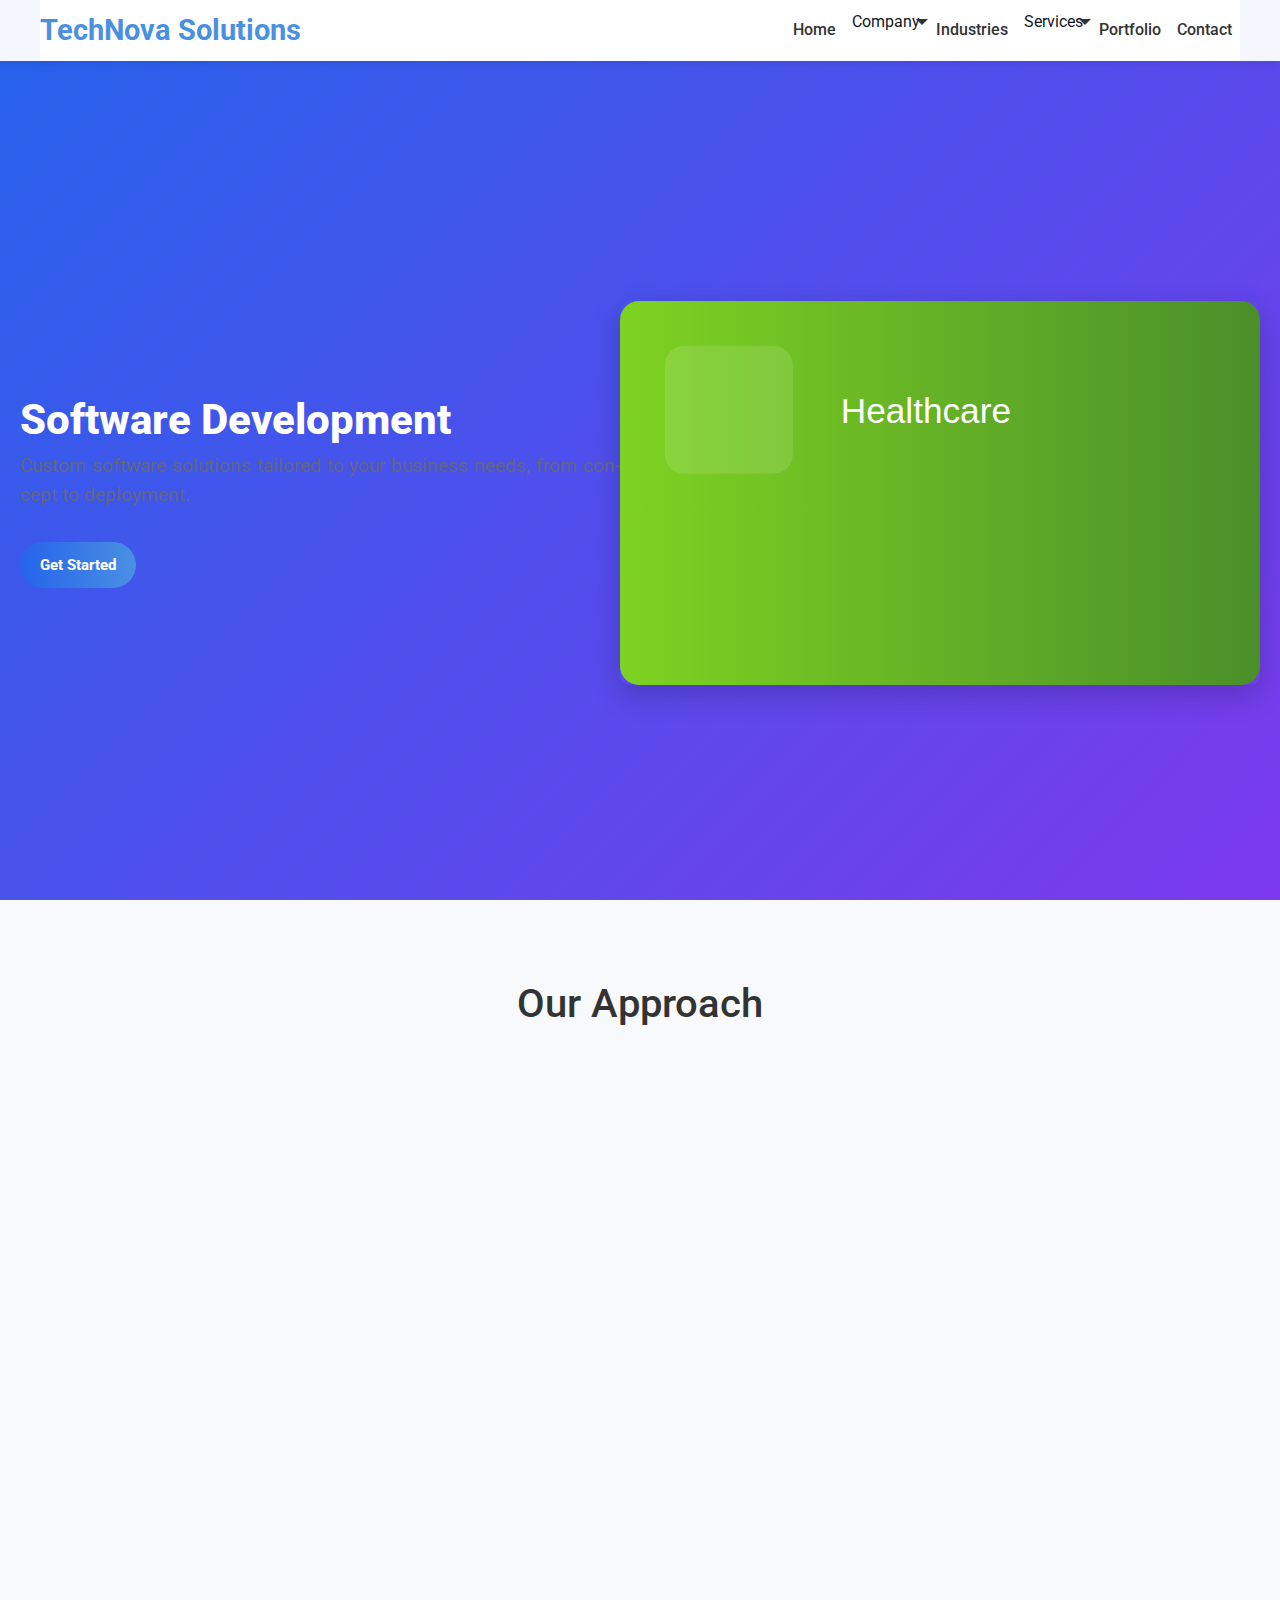
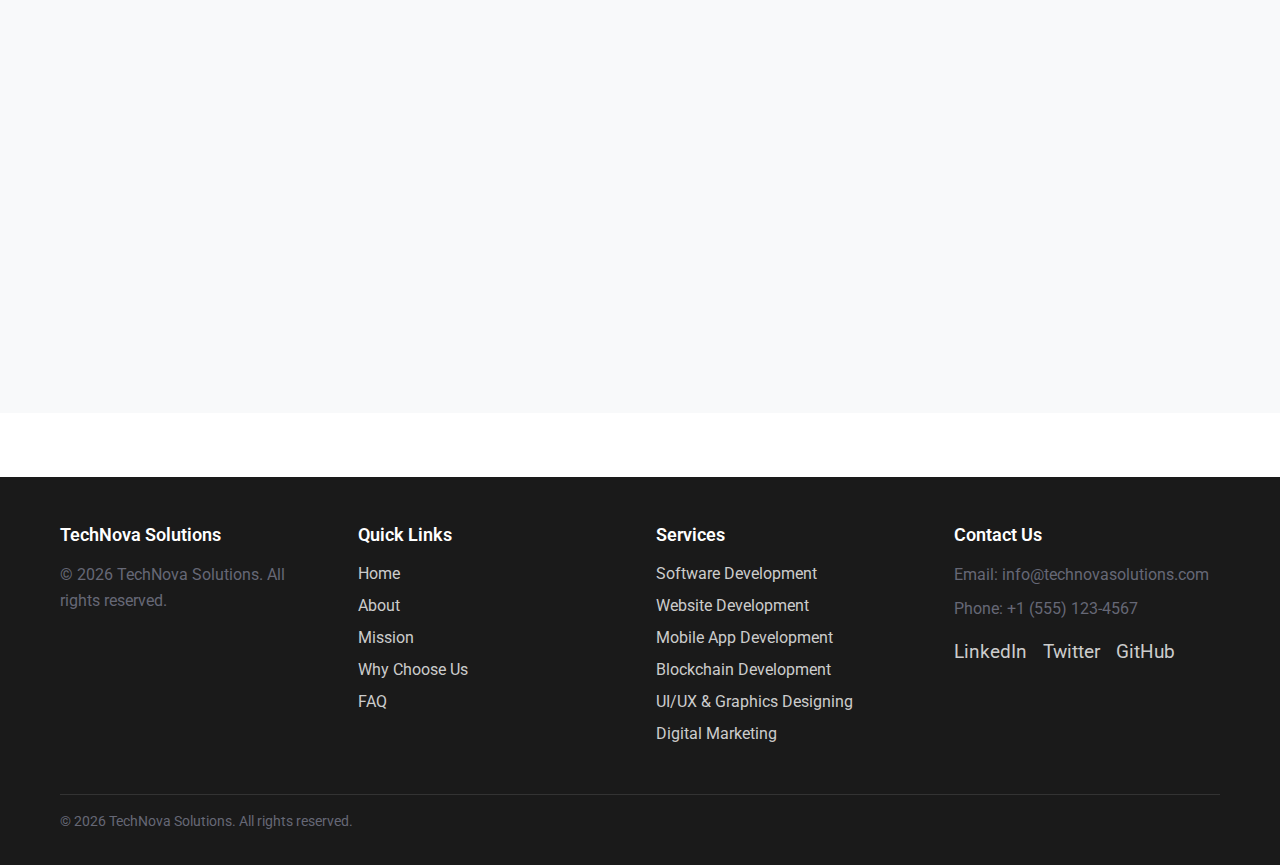
<file: software-development.html>
<!DOCTYPE html>
<html lang="en">
<head>
    <meta charset="UTF-8">
    <meta name="viewport" content="width=device-width, initial-scale=1.0">
    <title>Software Development - TechNova Solutions</title>
    <!-- Bootstrap CSS -->
    <link href="https://cdn.jsdelivr.net/npm/bootstrap@5.3.2/dist/css/bootstrap.min.css" rel="stylesheet">
    <link rel="stylesheet" href="css/style.css">
    <link href="https://fonts.googleapis.com/css2?family=Roboto:wght@300;400;500;700&display=swap" rel="stylesheet">
</head>
<body>
    <header>
        <nav class="navbar navbar-expand-lg navbar-light bg-white">
            <div class="logo">
                <h1 class="navbar-brand mb-0">TechNova Solutions</h1>
            </div>
            <ul class="nav-links navbar-nav ms-auto">
                <li class="nav-item"><a class="nav-link" href="index.html">Home</a></li>
                <li class="nav-item has-dropdown">
                    <button class="dropdown-toggle nav-link btn btn-link" aria-expanded="false" aria-haspopup="true">Company</button>
                    <ul class="dropdown" role="menu">
                        <li role="none"><a role="menuitem" class="dropdown-item" href="about.html">About</a></li>
                        <li role="none"><a role="menuitem" class="dropdown-item" href="mission.html">Mission, Vision and Values</a></li>
                        <li role="none"><a role="menuitem" class="dropdown-item" href="why.html">Why Choose Us</a></li>
                        <li role="none"><a role="menuitem" class="dropdown-item" href="faq.html">FAQ</a></li>
                    </ul>
                </li>
                <li class="nav-item"><a class="nav-link" href="index.html#industries">Industries</a></li>
                <li class="nav-item has-dropdown">
                    <button class="dropdown-toggle nav-link btn btn-link" aria-expanded="false" aria-haspopup="true">Services</button>
                    <ul class="dropdown" role="menu">
                        <li role="none"><a role="menuitem" class="dropdown-item" href="software-development.html">Software Development</a></li>
                        <li role="none"><a role="menuitem" class="dropdown-item" href="website-development.html">Website Development</a></li>
                        <li role="none"><a role="menuitem" class="dropdown-item" href="mobile-app-development.html">Mobile App Development</a></li>
                        <li role="none"><a role="menuitem" class="dropdown-item" href="blockchain-development.html">Blockchain Development</a></li>
                        <li role="none"><a role="menuitem" class="dropdown-item" href="uiux-design.html">UI/UX & Graphics Designing</a></li>
                        <li role="none"><a role="menuitem" class="dropdown-item" href="digital-marketing.html">Digital Marketing</a></li>
                    </ul>
                </li>
                <li class="nav-item"><a class="nav-link" href="index.html#portfolio">Portfolio</a></li>
                <li class="nav-item"><a class="nav-link" href="index.html#contact">Contact</a></li>
            </ul>
            <div class="hamburger">
                <span></span>
                <span></span>
                <span></span>
            </div>
        </nav>
    </header>

    <section class="hero">
        <div class="hero-content">
            <h2>Software Development</h2>
            <p>Custom software solutions tailored to your business needs, from concept to deployment.</p>
            <a href="index.html#contact" class="cta-button btn btn-primary">Get Started</a>
        </div>
        <div class="hero-image">
            <img src="assets/images/industry-healthcare.svg" alt="Software Development">
        </div>
    </section>

    <section class="about">
        <div class="container">
            <h2>Our Approach</h2>
            <p class="fade-in">At TechNova, we specialize in end-to-end custom software engineering for enterprise and startups. Our process includes architecture design, backend services, integrations, and rigorous testing to ensure scalable, maintainable solutions. We begin every project with a thorough analysis of your requirements, followed by detailed planning and design phases. Our experienced architects create robust, future-proof systems that can grow with your business.</p>
            <p class="fade-in">We use modern technologies like cloud-native architectures, microservices, and automated CI/CD pipelines to deliver high-quality software that meets your business objectives. Our cloud expertise allows us to build scalable, cost-effective solutions that leverage the power of platforms like AWS, Azure, and Google Cloud. We implement microservices architectures for complex applications, ensuring each component can be developed, deployed, and scaled independently.</p>
            <p class="fade-in">Our teams follow agile methodologies, ensuring rapid iteration, continuous feedback, and on-time delivery without compromising on quality or security. We use Scrum or Kanban frameworks tailored to your project needs, with daily stand-ups, sprint planning, and regular demos to keep you involved. Our quality assurance process includes automated testing, code reviews, and security audits to ensure every release meets the highest standards.</p>
            <p class="fade-in">Beyond development, we provide comprehensive documentation, training, and ongoing support to ensure your team can effectively use and maintain the software. We believe in knowledge transfer and work closely with your internal teams to build their capabilities. Our support packages include regular maintenance, performance monitoring, and feature enhancements to keep your software current and competitive.</p>
            <p class="fade-in">Partner with TechNova for software development that drives innovation and delivers measurable business value. Our track record of successful projects across industries demonstrates our ability to tackle complex challenges and deliver solutions that exceed expectations. Contact us today to discuss your software development needs and see how we can help transform your business.</p>
        </div>
    </section>

    <footer class="footer">
        <div class="container">
            <div class="footer-content">
                <div class="footer-section">
                    <h4>TechNova Solutions</h4>
                    <p>Innovative software solutions for modern businesses.</p>
                </div>
                <div class="footer-section">
                    <h4>Quick Links</h4>
                    <ul>
                        <li><a href="index.html">Home</a></li>
                        <li><a href="about.html">About</a></li>
                        <li><a href="mission.html">Mission</a></li>
                        <li><a href="why.html">Why Choose Us</a></li>
                        <li><a href="faq.html">FAQ</a></li>
                    </ul>
                </div>
                <div class="footer-section">
                    <h4>Services</h4>
                    <ul>
                        <li><a href="software-development.html">Software Development</a></li>
                        <li><a href="website-development.html">Website Development</a></li>
                        <li><a href="mobile-app-development.html">Mobile App Development</a></li>
                        <li><a href="blockchain-development.html">Blockchain Development</a></li>
                        <li><a href="uiux-design.html">UI/UX & Graphics Designing</a></li>
                        <li><a href="digital-marketing.html">Digital Marketing</a></li>
                    </ul>
                </div>
                <div class="footer-section">
                    <h4>Contact Us</h4>
                    <p>Email: info@technovasolutions.com</p>
                    <p>Phone: +1 (555) 123-4567</p>
                    <div class="social-links">
                        <a href="#" aria-label="LinkedIn">LinkedIn</a>
                        <a href="#" aria-label="Twitter">Twitter</a>
                        <a href="#" aria-label="GitHub">GitHub</a>
                    </div>
                </div>
            </div>
            <div class="footer-bottom">
                <p>&copy; 2026 TechNova Solutions. All rights reserved.</p>
            </div>
        </div>
    </footer>

    <script src="js/main.js"></script>
    <!-- Bootstrap Bundle (includes Popper) -->
    <script src="https://cdn.jsdelivr.net/npm/bootstrap@5.3.2/dist/js/bootstrap.bundle.min.js"></script>
</body>
</html>
</file>
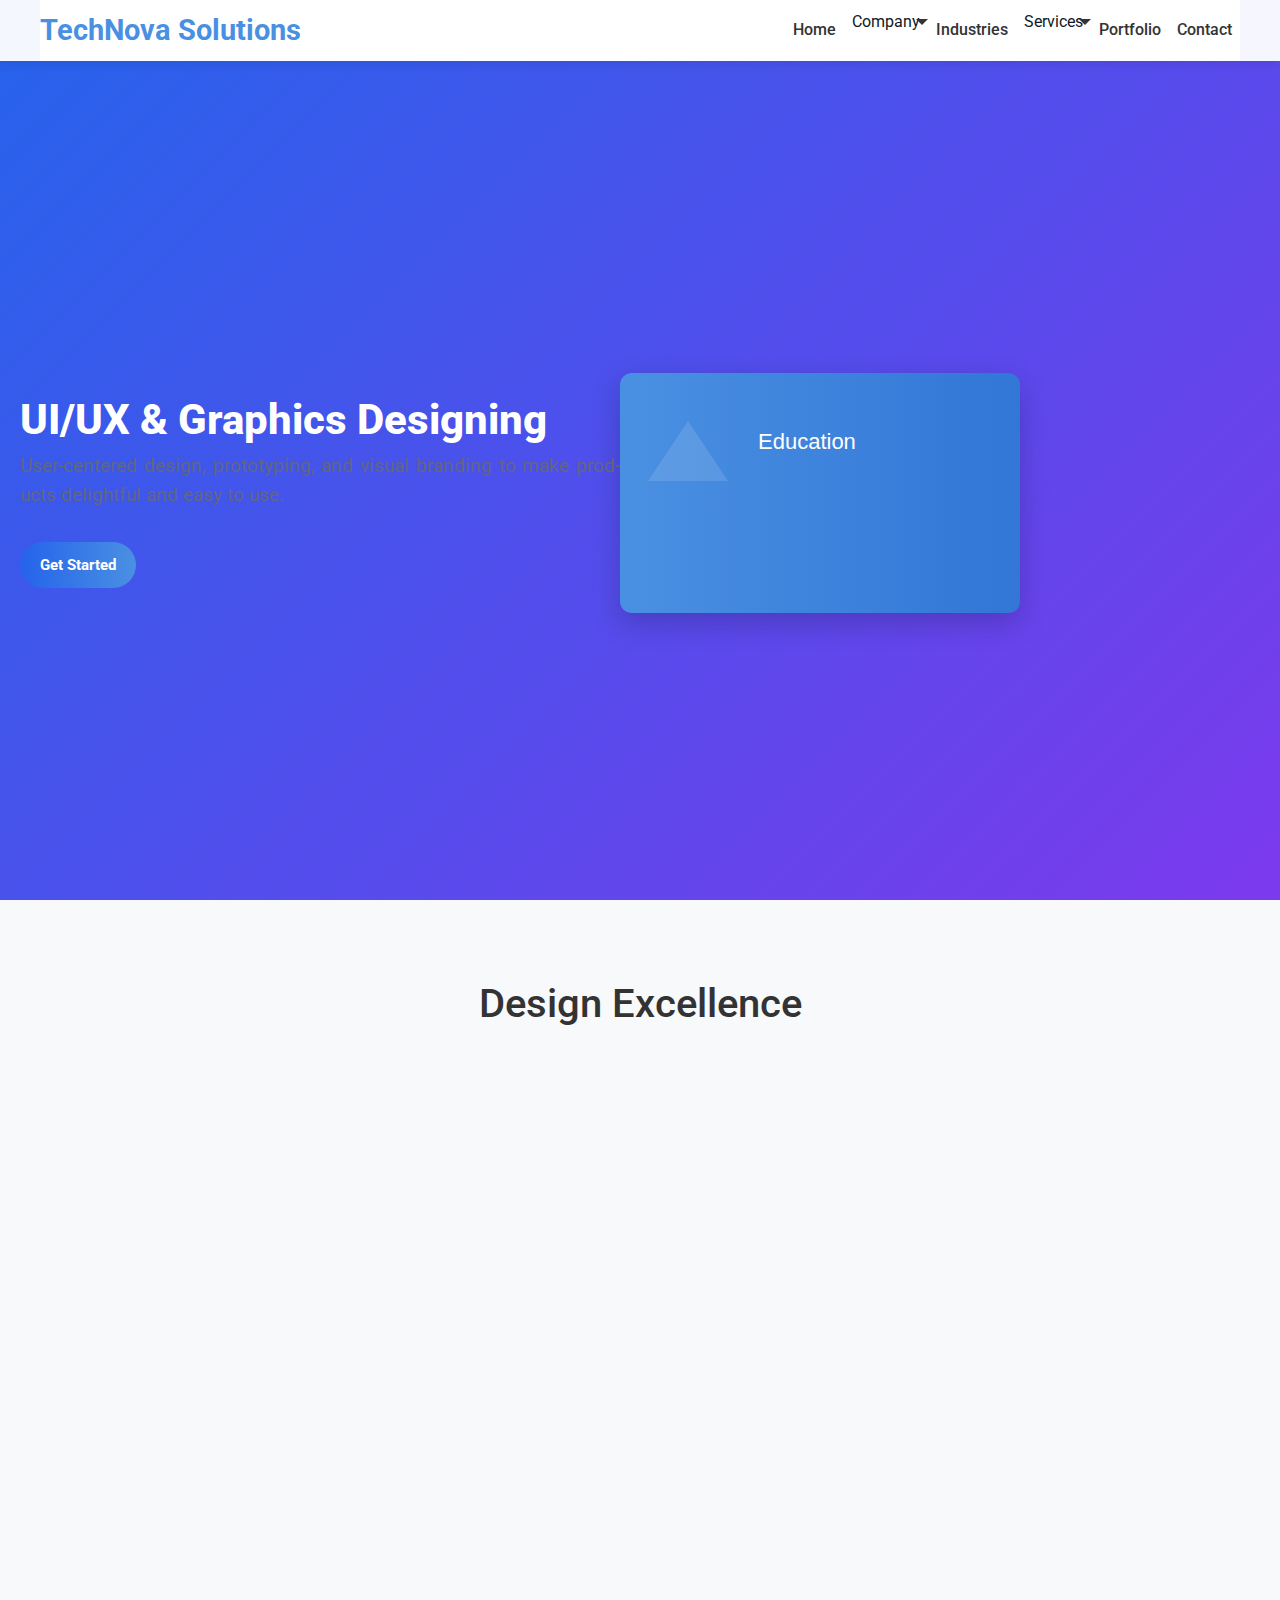
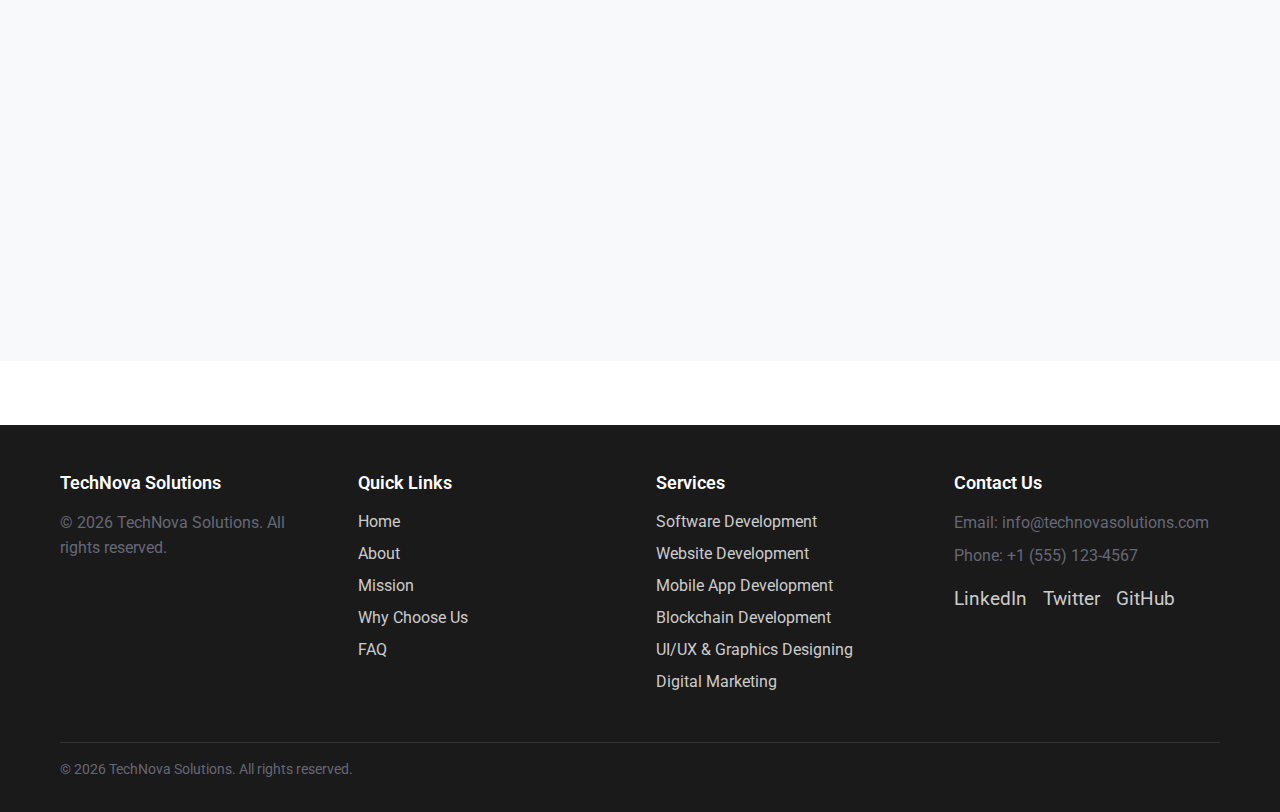
<file: uiux-design.html>
<!DOCTYPE html>
<html lang="en">
<head>
    <meta charset="UTF-8">
    <meta name="viewport" content="width=device-width, initial-scale=1.0">
    <title>UI/UX & Graphics Designing - TechNova Solutions</title>
    <!-- Bootstrap CSS -->
    <link href="https://cdn.jsdelivr.net/npm/bootstrap@5.3.2/dist/css/bootstrap.min.css" rel="stylesheet">
    <link rel="stylesheet" href="css/style.css">
    <link href="https://fonts.googleapis.com/css2?family=Roboto:wght@300;400;500;700&display=swap" rel="stylesheet">
</head>
<body>
    <header>
        <nav class="navbar navbar-expand-lg navbar-light bg-white">
            <div class="logo">
                <h1 class="navbar-brand mb-0">TechNova Solutions</h1>
            </div>
            <ul class="nav-links navbar-nav ms-auto">
                <li class="nav-item"><a class="nav-link" href="index.html">Home</a></li>
                <li class="nav-item has-dropdown">
                    <button class="dropdown-toggle nav-link btn btn-link" aria-expanded="false" aria-haspopup="true">Company</button>
                    <ul class="dropdown" role="menu">
                        <li role="none"><a role="menuitem" class="dropdown-item" href="about.html">About</a></li>
                        <li role="none"><a role="menuitem" class="dropdown-item" href="mission.html">Mission, Vision and Values</a></li>
                        <li role="none"><a role="menuitem" class="dropdown-item" href="why.html">Why Choose Us</a></li>
                        <li role="none"><a role="menuitem" class="dropdown-item" href="faq.html">FAQ</a></li>
                    </ul>
                </li>
                <li class="nav-item"><a class="nav-link" href="index.html#industries">Industries</a></li>
                <li class="nav-item has-dropdown">
                    <button class="dropdown-toggle nav-link btn btn-link" aria-expanded="false" aria-haspopup="true">Services</button>
                    <ul class="dropdown" role="menu">
                        <li role="none"><a role="menuitem" class="dropdown-item" href="software-development.html">Software Development</a></li>
                        <li role="none"><a role="menuitem" class="dropdown-item" href="website-development.html">Website Development</a></li>
                        <li role="none"><a role="menuitem" class="dropdown-item" href="mobile-app-development.html">Mobile App Development</a></li>
                        <li role="none"><a role="menuitem" class="dropdown-item" href="blockchain-development.html">Blockchain Development</a></li>
                        <li role="none"><a role="menuitem" class="dropdown-item" href="uiux-design.html">UI/UX & Graphics Designing</a></li>
                        <li role="none"><a role="menuitem" class="dropdown-item" href="digital-marketing.html">Digital Marketing</a></li>
                    </ul>
                </li>
                <li class="nav-item"><a class="nav-link" href="index.html#portfolio">Portfolio</a></li>
                <li class="nav-item"><a class="nav-link" href="index.html#contact">Contact</a></li>
            </ul>
            <div class="hamburger">
                <span></span>
                <span></span>
                <span></span>
            </div>
        </nav>
    </header>

    <section class="hero">
        <div class="hero-content">
            <h2>UI/UX & Graphics Designing</h2>
            <p>User-centered design, prototyping, and visual branding to make products delightful and easy to use.</p>
            <a href="index.html#contact" class="cta-button btn btn-primary">Get Started</a>
        </div>
        <div class="hero-image">
            <img src="assets/images/industry-education.svg" alt="UI/UX & Graphics Designing" class="img-responsive" loading="lazy" width="400" height="240">
        </div>
    </section>

    <section class="about">
        <div class="container">
            <h2>Design Excellence</h2>
            <p class="fade-in">Our design team creates intuitive user interfaces and experiences that prioritize usability and aesthetics. We conduct user research, wireframing, and prototyping to ensure every design decision is data-driven. Our process begins with understanding your users through interviews, surveys, and analytics. We create user personas and journey maps to guide our design decisions and ensure we're solving real problems.</p>
            <p class="fade-in">From branding and logo design to comprehensive UI/UX for web and mobile, we deliver visually appealing and functional designs. Our graphics work includes illustrations, icons, and marketing materials. We develop comprehensive design systems that ensure consistency across all touchpoints. Our branding work creates memorable identities that resonate with your target audience and differentiate you from competitors.</p>
            <p class="fade-in">We collaborate closely with developers to ensure designs are feasible and scalable, resulting in products that users love and businesses rely on. Our design handoff process includes detailed specifications, design tokens, and interactive prototypes. We participate in development sprints, providing ongoing design support and iteration based on user feedback and technical constraints.</p>
            <p class="fade-in">Accessibility is at the core of our design philosophy. We ensure all our designs meet WCAG guidelines, making your products usable by everyone, including those with disabilities. We also consider internationalization and localization, designing interfaces that work seamlessly across different languages and cultures.</p>
            <p class="fade-in">Choose TechNova for design that combines creativity with strategy. Our award-winning designs have been featured in design publications and have contributed to significant business growth for our clients. Whether you need a complete brand overhaul or a single app interface, we deliver designs that not only look beautiful but also drive user engagement and business results.</p>
        </div>
    </section>

    <footer class="footer">
        <div class="container">
            <div class="footer-content">
                <div class="footer-section">
                    <h4>TechNova Solutions</h4>
                    <p>Innovative software solutions for modern businesses.</p>
                </div>
                <div class="footer-section">
                    <h4>Quick Links</h4>
                    <ul>
                        <li><a href="index.html">Home</a></li>
                        <li><a href="about.html">About</a></li>
                        <li><a href="mission.html">Mission</a></li>
                        <li><a href="why.html">Why Choose Us</a></li>
                        <li><a href="faq.html">FAQ</a></li>
                    </ul>
                </div>
                <div class="footer-section">
                    <h4>Services</h4>
                    <ul>
                        <li><a href="software-development.html">Software Development</a></li>
                        <li><a href="website-development.html">Website Development</a></li>
                        <li><a href="mobile-app-development.html">Mobile App Development</a></li>
                        <li><a href="blockchain-development.html">Blockchain Development</a></li>
                        <li><a href="uiux-design.html">UI/UX & Graphics Designing</a></li>
                        <li><a href="digital-marketing.html">Digital Marketing</a></li>
                    </ul>
                </div>
                <div class="footer-section">
                    <h4>Contact Us</h4>
                    <p>Email: info@technovasolutions.com</p>
                    <p>Phone: +1 (555) 123-4567</p>
                    <div class="social-links">
                        <a href="#" aria-label="LinkedIn">LinkedIn</a>
                        <a href="#" aria-label="Twitter">Twitter</a>
                        <a href="#" aria-label="GitHub">GitHub</a>
                    </div>
                </div>
            </div>
            <div class="footer-bottom">
                <p>&copy; 2026 TechNova Solutions. All rights reserved.</p>
            </div>
        </div>
    </footer>

    <script src="js/main.js"></script>
    <!-- Bootstrap Bundle (includes Popper) -->
    <script src="https://cdn.jsdelivr.net/npm/bootstrap@5.3.2/dist/js/bootstrap.bundle.min.js"></script>
</body>
</html>
</file>
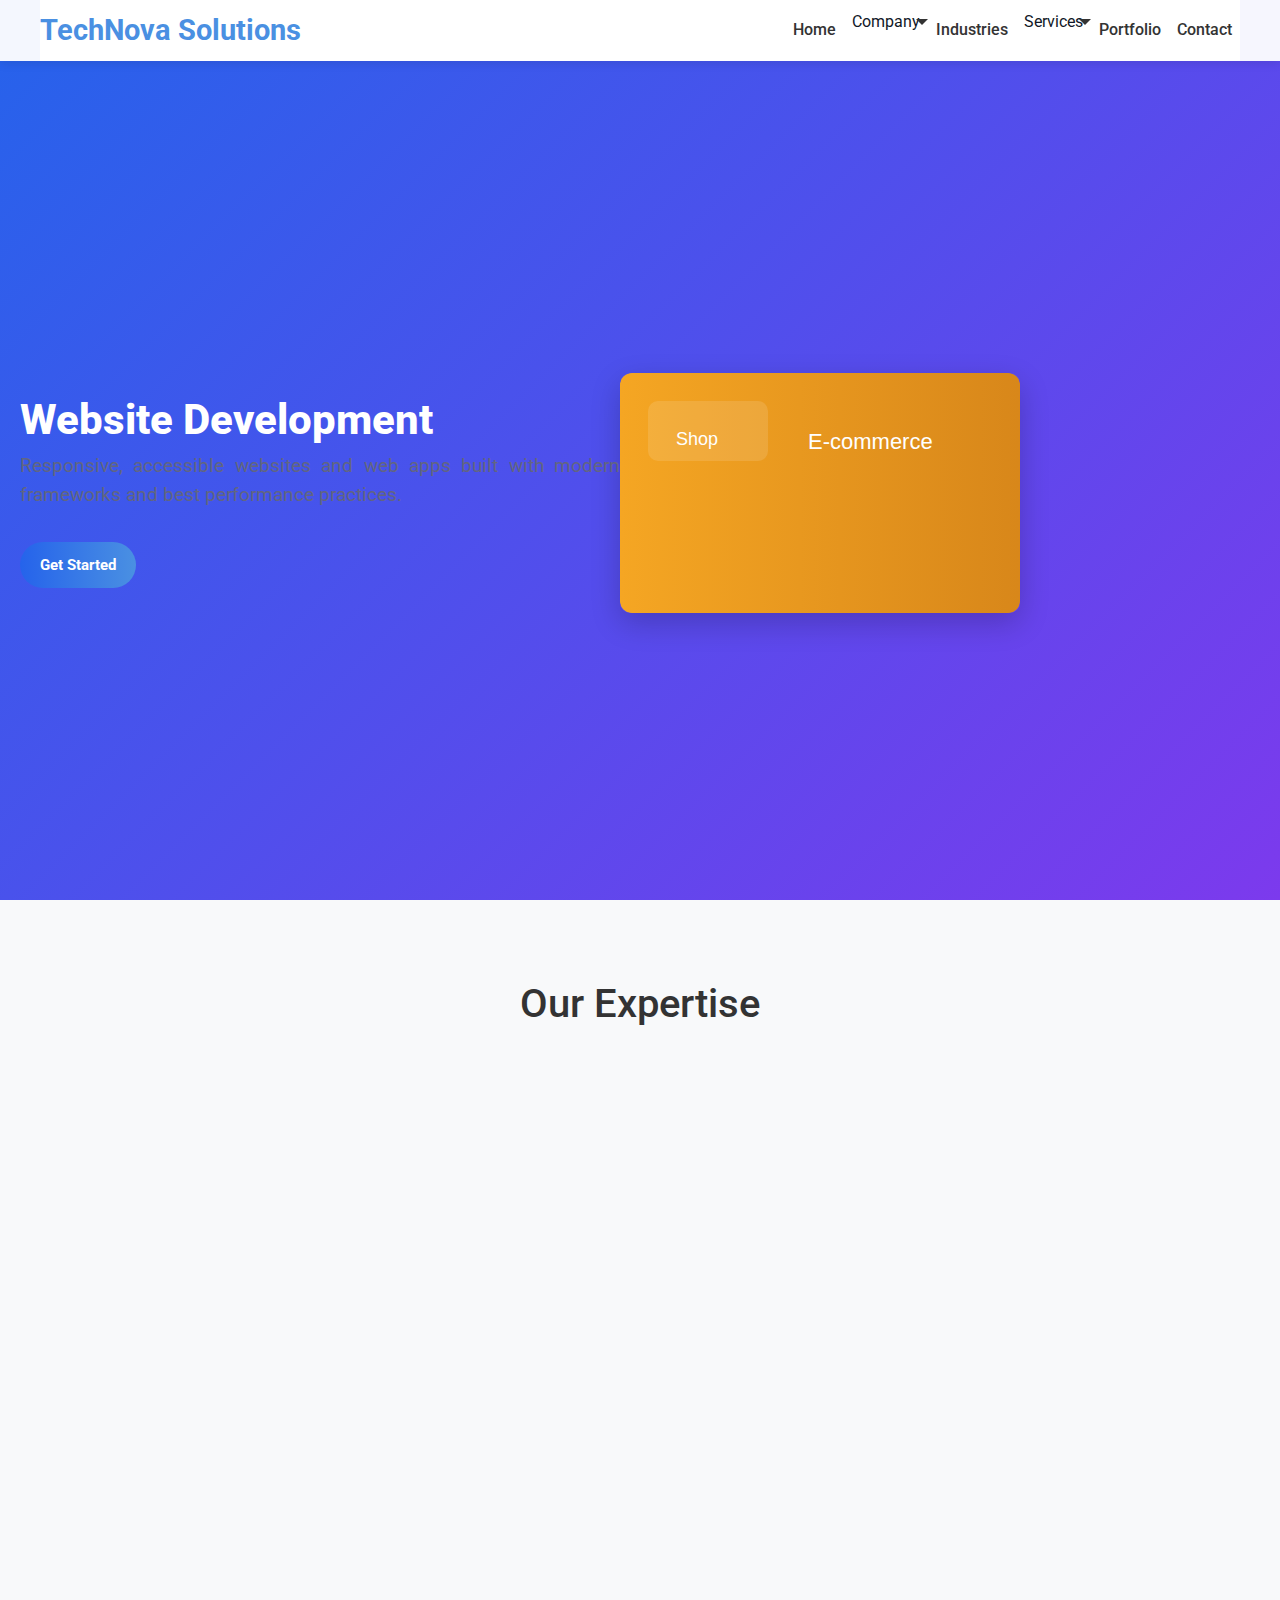
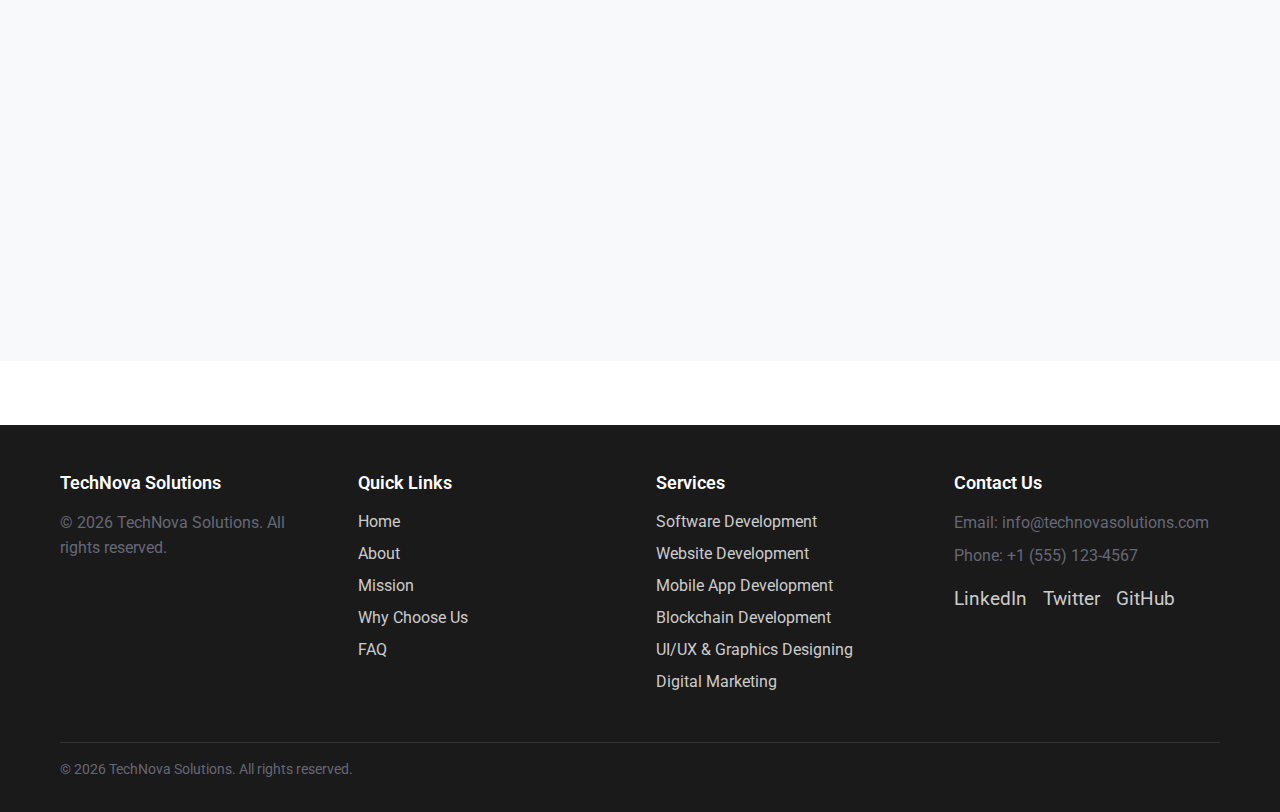
<file: website-development.html>
<!DOCTYPE html>
<html lang="en">
<head>
    <meta charset="UTF-8">
    <meta name="viewport" content="width=device-width, initial-scale=1.0">
    <title>Website Development - TechNova Solutions</title>
    <!-- Bootstrap CSS -->
    <link href="https://cdn.jsdelivr.net/npm/bootstrap@5.3.2/dist/css/bootstrap.min.css" rel="stylesheet">
    <link rel="stylesheet" href="css/style.css">
    <link href="https://fonts.googleapis.com/css2?family=Roboto:wght@300;400;500;700&display=swap" rel="stylesheet">
</head>
<body>
    <header>
        <nav class="navbar navbar-expand-lg navbar-light bg-white">
            <div class="logo">
                <h1 class="navbar-brand mb-0">TechNova Solutions</h1>
            </div>
            <ul class="nav-links navbar-nav ms-auto">
                <li class="nav-item"><a class="nav-link" href="index.html">Home</a></li>
                <li class="nav-item has-dropdown">
                    <button class="dropdown-toggle nav-link btn btn-link" aria-expanded="false" aria-haspopup="true">Company</button>
                    <ul class="dropdown" role="menu">
                        <li role="none"><a role="menuitem" class="dropdown-item" href="about.html">About</a></li>
                        <li role="none"><a role="menuitem" class="dropdown-item" href="mission.html">Mission, Vision and Values</a></li>
                        <li role="none"><a role="menuitem" class="dropdown-item" href="why.html">Why Choose Us</a></li>
                        <li role="none"><a role="menuitem" class="dropdown-item" href="faq.html">FAQ</a></li>
                    </ul>
                </li>
                <li class="nav-item"><a class="nav-link" href="index.html#industries">Industries</a></li>
                <li class="nav-item has-dropdown">
                    <button class="dropdown-toggle nav-link btn btn-link" aria-expanded="false" aria-haspopup="true">Services</button>
                    <ul class="dropdown" role="menu">
                        <li role="none"><a role="menuitem" class="dropdown-item" href="software-development.html">Software Development</a></li>
                        <li role="none"><a role="menuitem" class="dropdown-item" href="website-development.html">Website Development</a></li>
                        <li role="none"><a role="menuitem" class="dropdown-item" href="mobile-app-development.html">Mobile App Development</a></li>
                        <li role="none"><a role="menuitem" class="dropdown-item" href="blockchain-development.html">Blockchain Development</a></li>
                        <li role="none"><a role="menuitem" class="dropdown-item" href="uiux-design.html">UI/UX & Graphics Designing</a></li>
                        <li role="none"><a role="menuitem" class="dropdown-item" href="digital-marketing.html">Digital Marketing</a></li>
                    </ul>
                </li>
                <li class="nav-item"><a class="nav-link" href="index.html#portfolio">Portfolio</a></li>
                <li class="nav-item"><a class="nav-link" href="index.html#contact">Contact</a></li>
            </ul>
            <div class="hamburger">
                <span></span>
                <span></span>
                <span></span>
            </div>
        </nav>
    </header>

    <section class="hero">
        <div class="hero-content">
            <h2>Website Development</h2>
            <p>Responsive, accessible websites and web apps built with modern frameworks and best performance practices.</p>
            <a href="index.html#contact" class="cta-button btn btn-primary">Get Started</a>
        </div>
        <div class="hero-image">
            <img src="assets/images/industry-ecommerce.svg" alt="Website Development" class="img-responsive" loading="lazy" width="400" height="240">
        </div>
    </section>

    <section class="about">
        <div class="container">
            <h2>Our Expertise</h2>
            <p class="fade-in">We create responsive, accessible websites and web applications using the latest technologies. From e-commerce platforms to complex web apps, we ensure fast load times, SEO optimization, and seamless user experiences. Our websites are built with performance in mind, using modern techniques like code splitting, lazy loading, and optimized images to ensure your site loads quickly on all devices and network conditions.</p>
            <p class="fade-in">Our development process includes wireframing, prototyping, and iterative testing to deliver sites that not only look great but also perform exceptionally across all devices. We start with user research and information architecture to create intuitive navigation and user flows. Our design team creates pixel-perfect mockups, and our developers bring them to life with clean, maintainable code.</p>
            <p class="fade-in">We integrate modern frameworks like React, Vue, and Next.js, along with headless CMS options for content management, to build scalable and maintainable web solutions. For e-commerce, we use platforms like Shopify or custom solutions with Stripe integration. Our SEO expertise ensures your site ranks well in search engines, driving organic traffic and conversions.</p>
            <p class="fade-in">Security is paramount in our web development process. We implement HTTPS, secure authentication, and protection against common vulnerabilities. Our sites are built with accessibility in mind, following WCAG guidelines to ensure they're usable by everyone, including those with disabilities. We also provide comprehensive analytics integration to help you track user behavior and optimize your site performance.</p>
            <p class="fade-in">Choose TechNova for web development that combines beautiful design with powerful functionality. Our portfolio showcases websites that not only look stunning but also drive business results. Whether you need a simple brochure site or a complex web application, we have the expertise to deliver a solution that exceeds your expectations and helps your business succeed online.</p>
        </div>
    </section>

    <footer class="footer">
        <div class="container">
            <div class="footer-content">
                <div class="footer-section">
                    <h4>TechNova Solutions</h4>
                    <p>Innovative software solutions for modern businesses.</p>
                </div>
                <div class="footer-section">
                    <h4>Quick Links</h4>
                    <ul>
                        <li><a href="index.html">Home</a></li>
                        <li><a href="about.html">About</a></li>
                        <li><a href="mission.html">Mission</a></li>
                        <li><a href="why.html">Why Choose Us</a></li>
                        <li><a href="faq.html">FAQ</a></li>
                    </ul>
                </div>
                <div class="footer-section">
                    <h4>Services</h4>
                    <ul>
                        <li><a href="software-development.html">Software Development</a></li>
                        <li><a href="website-development.html">Website Development</a></li>
                        <li><a href="mobile-app-development.html">Mobile App Development</a></li>
                        <li><a href="blockchain-development.html">Blockchain Development</a></li>
                        <li><a href="uiux-design.html">UI/UX & Graphics Designing</a></li>
                        <li><a href="digital-marketing.html">Digital Marketing</a></li>
                    </ul>
                </div>
                <div class="footer-section">
                    <h4>Contact Us</h4>
                    <p>Email: info@technovasolutions.com</p>
                    <p>Phone: +1 (555) 123-4567</p>
                    <div class="social-links">
                        <a href="#" aria-label="LinkedIn">LinkedIn</a>
                        <a href="#" aria-label="Twitter">Twitter</a>
                        <a href="#" aria-label="GitHub">GitHub</a>
                    </div>
                </div>
            </div>
            <div class="footer-bottom">
                <p>&copy; 2026 TechNova Solutions. All rights reserved.</p>
            </div>
        </div>
    </footer>

    <script src="js/main.js"></script>
    <!-- Bootstrap Bundle (includes Popper) -->
    <script src="https://cdn.jsdelivr.net/npm/bootstrap@5.3.2/dist/js/bootstrap.bundle.min.js"></script>
</body>
</html>
</file>
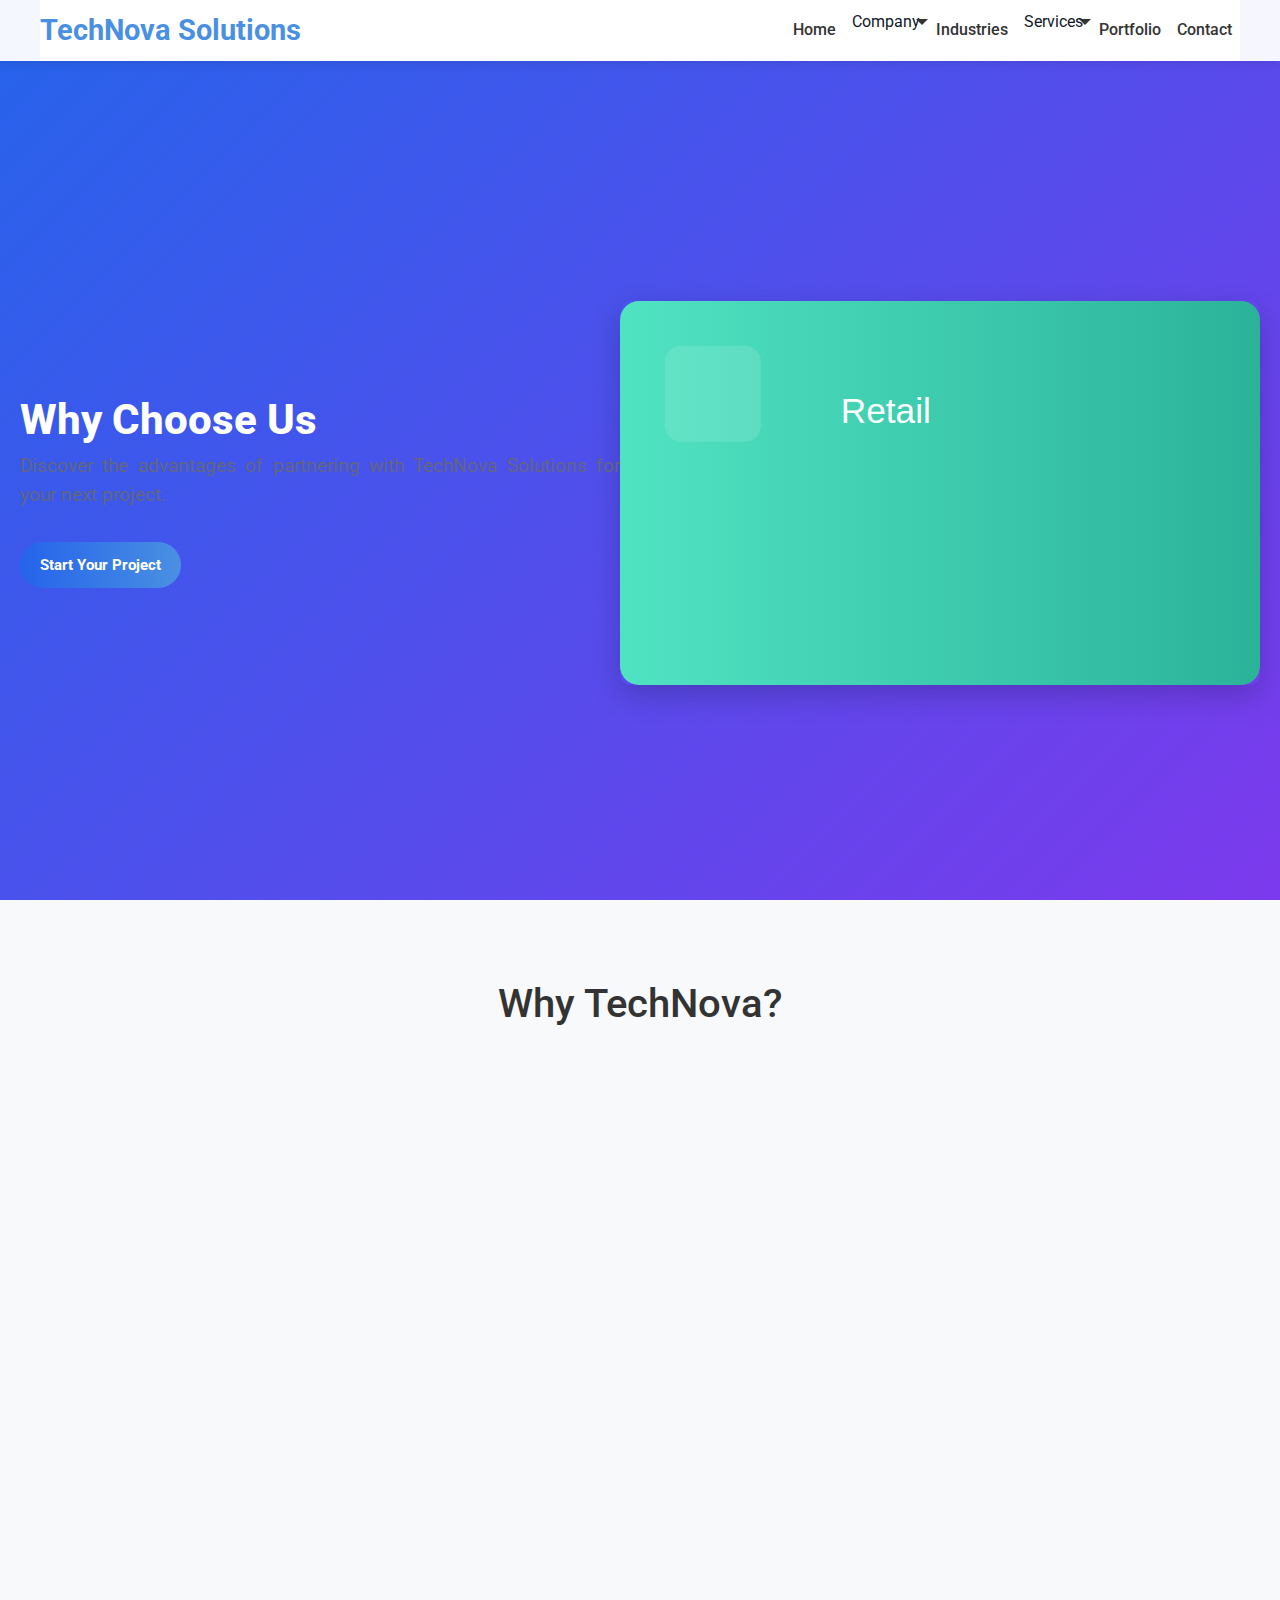
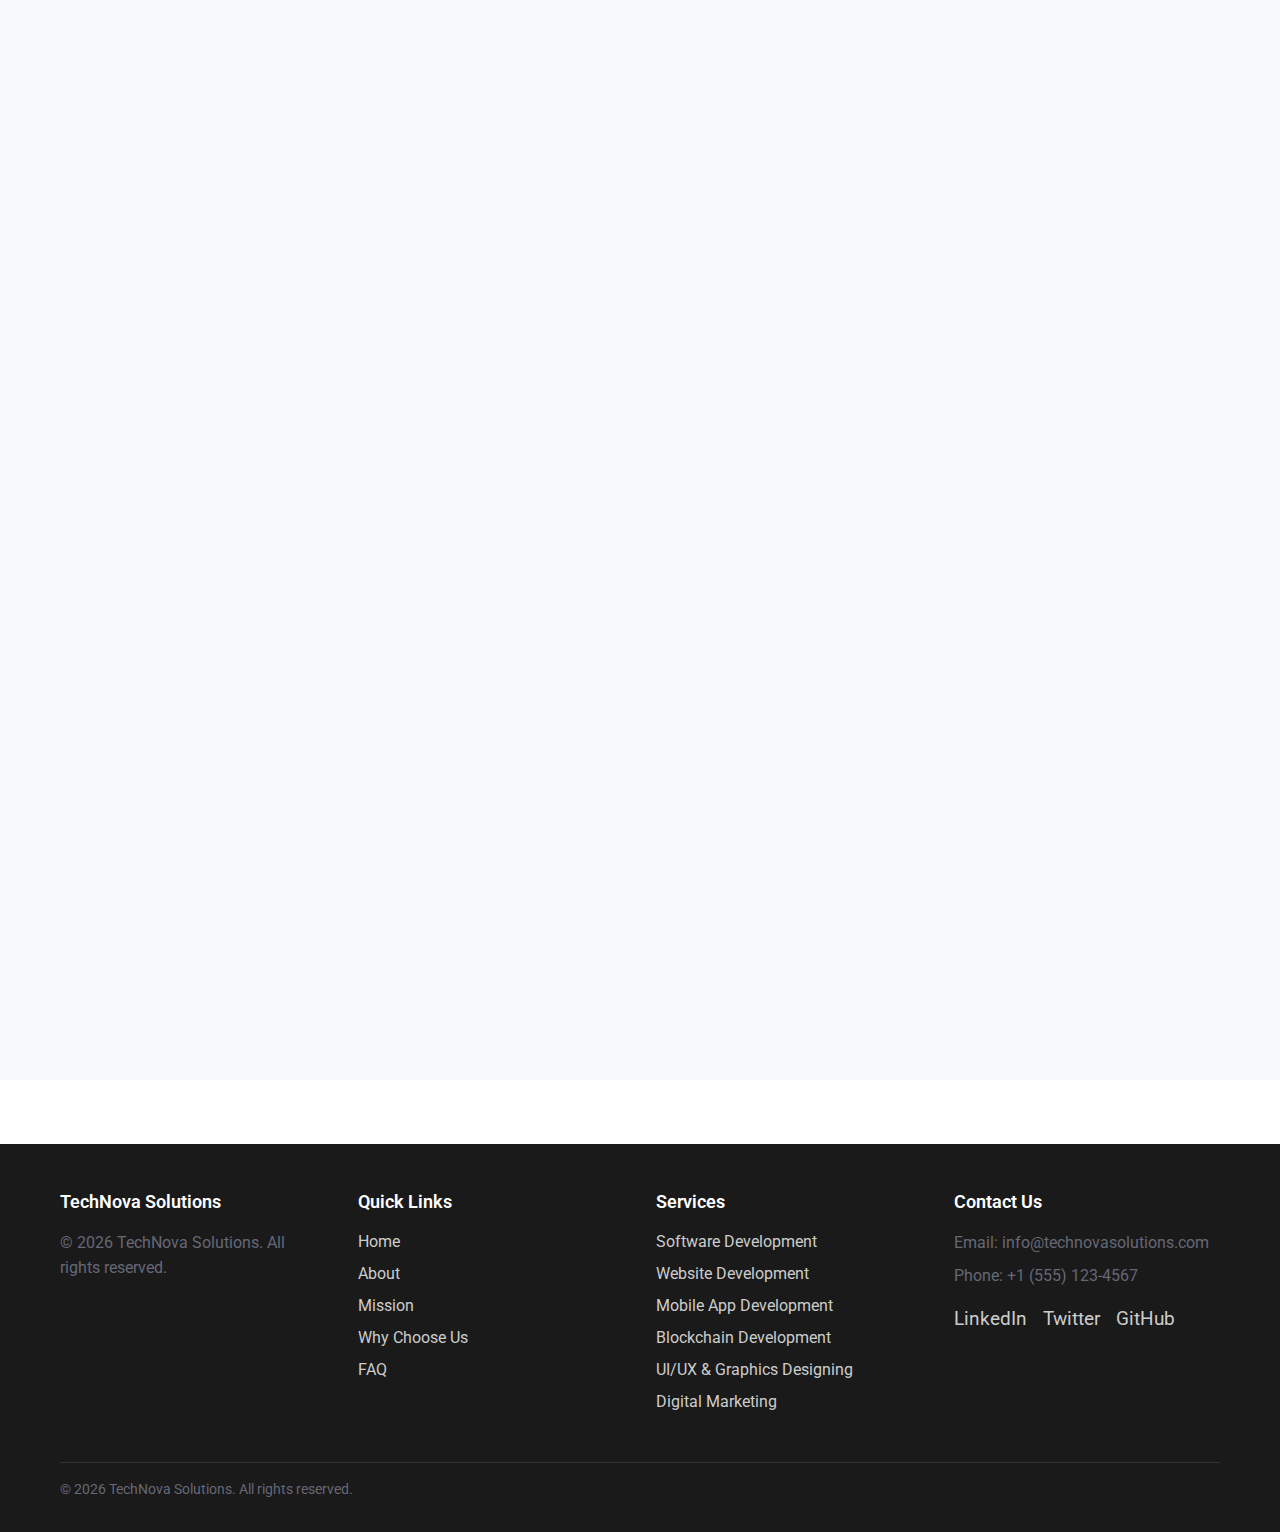
<file: why.html>
<!DOCTYPE html>
<html lang="en">
<head>
    <meta charset="UTF-8">
    <meta name="viewport" content="width=device-width, initial-scale=1.0">
    <title>Why Choose Us - TechNova Solutions</title>
    <!-- Bootstrap CSS -->
    <link href="https://cdn.jsdelivr.net/npm/bootstrap@5.3.2/dist/css/bootstrap.min.css" rel="stylesheet">
    <link rel="stylesheet" href="css/style.css">
    <link href="https://fonts.googleapis.com/css2?family=Roboto:wght@300;400;500;700&display=swap" rel="stylesheet">
</head>
<body>
    <header>
        <nav class="navbar navbar-expand-lg navbar-light bg-white">
            <div class="logo">
                <h1 class="navbar-brand mb-0">TechNova Solutions</h1>
            </div>
            <ul class="nav-links navbar-nav ms-auto">
                <li class="nav-item"><a class="nav-link" href="index.html">Home</a></li>
                <li class="nav-item has-dropdown">
                    <button class="dropdown-toggle nav-link btn btn-link" aria-expanded="false" aria-haspopup="true">Company</button>
                    <ul class="dropdown" role="menu">
                        <li role="none"><a role="menuitem" class="dropdown-item" href="about.html">About</a></li>
                        <li role="none"><a role="menuitem" class="dropdown-item" href="mission.html">Mission, Vision and Values</a></li>
                        <li role="none"><a role="menuitem" class="dropdown-item" href="why.html">Why Choose Us</a></li>
                        <li role="none"><a role="menuitem" class="dropdown-item" href="faq.html">FAQ</a></li>
                    </ul>
                </li>
                <li class="nav-item"><a class="nav-link" href="index.html#industries">Industries</a></li>
                <li class="nav-item has-dropdown">
                    <button class="dropdown-toggle nav-link btn btn-link" aria-expanded="false" aria-haspopup="true">Services</button>
                    <ul class="dropdown" role="menu">
                        <li role="none"><a role="menuitem" class="dropdown-item" href="software-development.html">Software Development</a></li>
                        <li role="none"><a role="menuitem" class="dropdown-item" href="website-development.html">Website Development</a></li>
                        <li role="none"><a role="menuitem" class="dropdown-item" href="mobile-app-development.html">Mobile App Development</a></li>
                        <li role="none"><a role="menuitem" class="dropdown-item" href="blockchain-development.html">Blockchain Development</a></li>
                        <li role="none"><a role="menuitem" class="dropdown-item" href="uiux-design.html">UI/UX & Graphics Designing</a></li>
                        <li role="none"><a role="menuitem" class="dropdown-item" href="digital-marketing.html">Digital Marketing</a></li>
                    </ul>
                </li>
                <li class="nav-item"><a class="nav-link" href="index.html#portfolio">Portfolio</a></li>
                <li class="nav-item"><a class="nav-link" href="index.html#contact">Contact</a></li>
            </ul>
            <div class="hamburger">
                <span></span>
                <span></span>
                <span></span>
            </div>
        </nav>
    </header>

    <section class="hero">
        <div class="hero-content">
            <h2>Why Choose Us</h2>
            <p>Discover the advantages of partnering with TechNova Solutions for your next project.</p>
            <a href="index.html#contact" class="cta-button btn btn-primary">Start Your Project</a>
        </div>
        <div class="hero-image">
            <img src="assets/images/industry-retail.svg" alt="Why Choose Us">
        </div>
    </section>

    <section class="about">
        <div class="container">
            <h2>Why TechNova?</h2>
            <p class="fade-in">We combine deep technical expertise with a user-centered design approach. From discovery to delivery, we prioritize clear communication, predictable timelines, and measurable outcomes so your investment drives real business value. Our approach ensures that every project is not just completed on time and within budget, but also delivers tangible results that contribute to your bottom line. We believe in transparency throughout the development process, keeping you informed and involved at every stage.</p>
            <p class="fade-in">Our team brings years of experience across diverse industries, ensuring we understand your unique challenges and can deliver tailored solutions. We stay current with the latest technologies and methodologies to provide cutting-edge services. Whether you're in healthcare, finance, retail, or any other sector, our industry knowledge combined with technical proficiency allows us to create solutions that are both innovative and practical. We don't just build software; we build solutions that integrate seamlessly with your existing systems and workflows.</p>
            <p class="fade-in">Client satisfaction is our top priority. We build long-term partnerships, offering ongoing support and continuous improvement to help your business grow and adapt in an ever-changing digital landscape. Our commitment doesn't end with project delivery. We provide comprehensive post-launch support, regular maintenance, and feature enhancements to ensure your software continues to meet your evolving needs. This partnership approach has led to many long-term relationships and repeat business from satisfied clients.</p>
            <p class="fade-in">At TechNova, we believe in investing in our clients' success. That's why we offer comprehensive training and documentation to ensure your team can effectively use and maintain the solutions we build. We also provide strategic consulting to help you leverage technology for competitive advantage. Our goal is not just to deliver a product, but to be a trusted technology partner that contributes to your long-term growth and success.</p>
            <p class="fade-in">Choose TechNova for a development partner that understands your business, delivers quality results, and stands behind their work. Our proven track record, commitment to excellence, and dedication to client success make us the ideal choice for your next software project. Contact us today to discuss how we can help transform your business through innovative technology solutions.</p>
            <p class="fade-in">Our agile development methodology ensures flexibility and rapid adaptation to changing requirements. We use iterative development cycles with regular feedback loops, allowing us to refine solutions based on real user input and evolving business needs. This approach minimizes risk and ensures that the final product exceeds expectations.</p>
            <p class="fade-in">Security is built into every solution we create. We implement industry-standard security practices, including encryption, secure authentication, and regular security audits. Our team stays informed about the latest cybersecurity threats and best practices to protect your data and maintain compliance with relevant regulations.</p>
            <p class="fade-in">We pride ourselves on our ability to scale with your business. Whether you're a startup looking to build your first product or an enterprise needing complex system integrations, we have the expertise and resources to deliver solutions that grow with you. Our modular architecture approach ensures that your software can evolve as your business expands.</p>
            <p class="fade-in">Experience the TechNova difference. Our client testimonials speak to our reliability, innovation, and commitment to excellence. Join the growing number of businesses that trust TechNova to power their digital transformation. Let's work together to create software that drives your success.</p>
        </div>
    </section>

    <footer class="footer">
        <div class="container">
            <div class="footer-content">
                <div class="footer-section">
                    <h4>TechNova Solutions</h4>
                    <p>Innovative software solutions for modern businesses.</p>
                </div>
                <div class="footer-section">
                    <h4>Quick Links</h4>
                    <ul>
                        <li><a href="index.html">Home</a></li>
                        <li><a href="about.html">About</a></li>
                        <li><a href="mission.html">Mission</a></li>
                        <li><a href="why.html">Why Choose Us</a></li>
                        <li><a href="faq.html">FAQ</a></li>
                    </ul>
                </div>
                <div class="footer-section">
                    <h4>Services</h4>
                    <ul>
                        <li><a href="software-development.html">Software Development</a></li>
                        <li><a href="website-development.html">Website Development</a></li>
                        <li><a href="mobile-app-development.html">Mobile App Development</a></li>
                        <li><a href="blockchain-development.html">Blockchain Development</a></li>
                        <li><a href="uiux-design.html">UI/UX & Graphics Designing</a></li>
                        <li><a href="digital-marketing.html">Digital Marketing</a></li>
                    </ul>
                </div>
                <div class="footer-section">
                    <h4>Contact Us</h4>
                    <p>Email: info@technovasolutions.com</p>
                    <p>Phone: +1 (555) 123-4567</p>
                    <div class="social-links">
                        <a href="#" aria-label="LinkedIn">LinkedIn</a>
                        <a href="#" aria-label="Twitter">Twitter</a>
                        <a href="#" aria-label="GitHub">GitHub</a>
                    </div>
                </div>
            </div>
            <div class="footer-bottom">
                <p>&copy; 2026 TechNova Solutions. All rights reserved.</p>
            </div>
        </div>
    </footer>

    <script src="js/main.js"></script>
    <!-- Bootstrap Bundle (includes Popper) -->
    <script src="https://cdn.jsdelivr.net/npm/bootstrap@5.3.2/dist/js/bootstrap.bundle.min.js"></script>
</body>
</html>
</file>
<file: css/style.css>
:root {
    --bg: #ffffff;
    --muted: #666876;
    --text: #111827;
    --brand: #2563eb;
    --brand-2: #4A90E2;
    --accent: #7c3aed;
    --surface: #f8fafc;
    --radius: 12px;
    --container: 1200px;
}

/* Reset and Base */
* { box-sizing: border-box; margin: 0; padding: 0; }
html,body{height:100%;}
body {
    font-family: Roboto, Inter, system-ui, -apple-system, "Segoe UI", sans-serif;
    line-height: 1.5;
    color: var(--text);
    background: var(--bg);
    -webkit-font-smoothing:antialiased;
    -moz-osx-font-smoothing:grayscale;
    overflow-x: hidden;
}

.container {
    max-width: var(--container);
    margin: 0 auto;
    padding: 0 20px;
}

p { color: var(--muted); }

img{max-width:100%;display:block;height:auto}

a{color:var(--brand);text-decoration:none}
a:hover{text-decoration:underline}

/* Explicit responsive image helper (use on all <img>) */
.img-responsive{display:block;max-width:100%;height:auto;border-radius:8px}

/* Paragraph justification for readable, professional layout */
p,
.intro-text p,
.service-card p,
.about p,
.portfolio-item p,
.contact p,
.footer-section p,
.stat p,
.intro-caption {
    text-align: justify;
    text-justify: inter-word;
    -webkit-hyphens: auto;
    -ms-hyphens: auto;
    hyphens: auto;
    word-break: break-word;
    /* keep last line left aligned for better readability */
    text-align-last: left;
}

/* Prevent tiny text blocks from awkward justification */
.stat p,
.footer-section p { text-align: left; }

/* Navigation */
header {
    position: fixed;
    top: 0;
    width: 100%;
    background: rgba(255, 255, 255, 0.95);
    backdrop-filter: blur(10px);
    z-index: 1000;
    box-shadow: 0 2px 10px rgba(0, 0, 0, 0.1);
}

nav {
    display: flex;
    justify-content: space-between;
    align-items: center;
    padding: 1rem 0;
    max-width: 1200px;
    margin: 0 auto;
}

.logo h1 {
    color: #4A90E2;
    font-size: 1.8rem;
    font-weight: 700;
}

.nav-links {
    display: flex;
    list-style: none;
}
    transition: color 0.3s;
}


.nav-links li {
    margin-left: 2rem;
}

/* Dropdown styles */
.has-dropdown {
    position: relative;
}

.dropdown-toggle {
    background: transparent;
    border: none;
    font: inherit;
    color: inherit;
    cursor: pointer;
    padding: 0;
}

.dropdown-toggle {
    position: relative;
    padding-right: 1.2rem;
}

/* Visual caret */
.dropdown-toggle::after {
    content: '';
    position: absolute;
    right: 0;
    top: 50%;
    transform: translateY(-50%) rotate(0deg);
    width: 0;
    height: 0;
    border-left: 6px solid transparent;
    border-right: 6px solid transparent;
    border-top: 6px solid #333;
    transition: transform 0.2s ease, border-top-color 0.2s ease;
}

.has-dropdown.open > .dropdown-toggle::after,
.nav-links > .has-dropdown:hover > .dropdown-toggle::after {
    transform: translateY(-50%) rotate(180deg);
    border-top-color: #4A90E2;
}

.dropdown {
    position: absolute;
    top: 115%;
    left: 50%;
    background: #ffffff;
    min-width: 240px;
    box-shadow: 0 4px 6px rgba(0,0,0,0.07), 0 10px 25px rgba(0,0,0,0.1), 0 20px 40px rgba(0,0,0,0.08);
    border: 1px solid rgba(0,0,0,0.05);
    border-radius: 12px;
    padding: 0.5rem 0;
    list-style: none;
    z-index: 1500;
    display: none;
    opacity: 0;
    visibility: hidden;
    transform: translateX(-50%) translateY(-8px);
    transition: opacity 200ms ease, transform 200ms ease, visibility 200ms;
    pointer-events: none;
    backdrop-filter: blur(8px);
}

.dropdown li a {
    display: block;
    padding: 0.75rem 1.25rem;
    color: #4A90E2;
    text-decoration: none;
    font-weight: 500;
    font-size: 0.95rem;
    transition: background-color 150ms ease, color 150ms ease, transform 100ms ease;
    border-radius: 6px;
    margin: 0 0.25rem;
}

.dropdown li a:hover,
.dropdown li a:focus {
    background: linear-gradient(135deg, #f8f9ff 0%, #e8f2ff 100%);
    color: #2563eb;
    outline: none;
    transform: translateX(4px);
}

/* Show dropdown on hover for wider screens */
.nav-links > .has-dropdown:hover > .dropdown,
.nav-links > .has-dropdown > .dropdown:hover {
    display: block;
    opacity: 1;
    visibility: visible;
    transform: translateX(-50%) translateY(0);
    pointer-events: auto;
}

.nav-links a {
    text-decoration: none;
    color: #333;
    font-weight: 500;
    transition: color 0.3s;
}

.nav-links a:hover {
    color: #4A90E2;
}

.hamburger {
    display: none;
    flex-direction: column;
    cursor: pointer;
}

.hamburger span {
    width: 25px;
    height: 3px;
    background: #333;
    margin: 3px 0;
    transition: 0.3s;
}

/* Hero Section */
.hero {
    display: flex;
    align-items: center;
    min-height: 100vh;
    background: linear-gradient(135deg, var(--brand), var(--accent));
    color: white;
    padding: 0 20px;
    padding-top: 86px;
}

.hero-content {
    flex: 1;
    max-width: 600px;
}

.hero h2 {
    font-size: 2.6rem;
    font-weight: 800;
    margin-bottom: 0.6rem;
    line-height: 1.08;
}

.hero p {
    font-size: 1.2rem;
    margin-bottom: 2rem;
    opacity: 0.9;
}

.cta-button {
    display: inline-flex;
    align-items: center;
    gap: 0.5rem;
    background: linear-gradient(90deg,var(--brand),var(--brand-2));
    color: #fff;
    padding: 0.75rem 1.25rem;
    text-decoration: none;
    border-radius: 999px;
    font-weight: 700;
    transition: transform 180ms ease, box-shadow 180ms ease;
    border: none;
    cursor: pointer;
    font-size: 0.95rem;
}

.cta-button:hover {
    transform: translateY(-3px) scale(1.01);
    box-shadow: 0 12px 40px rgba(37,99,235,0.18);
}

.hero-image {
    flex: 1;
    text-align: center;
}

.hero-image img {
    max-width: 100%;
    height: auto;
    border-radius: 10px;
    box-shadow: 0 10px 30px rgba(0, 0, 0, 0.2);
}

/* Card utilities */
.card {
    background: var(--surface);
    border-radius: var(--radius);
    padding: 1.25rem;
    box-shadow: 0 8px 24px rgba(15,23,42,0.06);
}

/* Intro Section */
.intro {
    padding: 4rem 0;
    background: white;
}

.intro-container {
    display: flex;
    align-items: center;
    gap: 2rem;
    flex-wrap: wrap;
}

.intro-media {
    flex: 1 1 420px;
    text-align: center;
}

.intro-image {
    width: 100%;
    max-width: 560px;
    height: auto;
    border-radius: 10px;
    box-shadow: 0 10px 30px rgba(0,0,0,0.12);
    cursor: pointer;
}

.intro-caption {
    font-size: 0.9rem;
    color: #666;
    margin-top: 0.5rem;
}

.intro-text {
    flex: 1 1 360px;
}

.intro-text h2 {
    font-size: 2rem;
    color: #333;
    margin-bottom: 1rem;
}

.intro-text p {
    color: #555;
    font-size: 1.05rem;
    line-height: 1.6;
}

/* About Section */
.about {
    padding: 5rem 0;
    background: #f8f9fa;
}

.about h2 {
    text-align: center;
    font-size: 2.5rem;
    margin-bottom: 2rem;
    color: #333;
}

.about p {
    text-align: center;
    font-size: 1.1rem;
    max-width: 800px;
    margin: 0 auto 3rem;
    color: #666;
}

.stats {
    display: flex;
    justify-content: space-around;
    flex-wrap: wrap;
}

.stat {
    text-align: center;
    margin: 1rem;
}

.stat h3 {
    font-size: 2.5rem;
    color: #4A90E2;
    margin-bottom: 0.5rem;
}

.stat p {
    color: #666;
    font-weight: 500;
}

/* Services Section */
.services {
    padding: 5rem 0;
    background: white;
}

.services h2 {
    text-align: center;
    font-size: 2.5rem;
    margin-bottom: 3rem;
    color: #333;
}

.service-grid {
    display: grid;
    grid-template-columns: repeat(auto-fit, minmax(250px, 1fr));
    gap: 2rem;
}

.service-details {
    margin-top: 2.5rem;
    display: grid;
    grid-template-columns: repeat(auto-fit, minmax(280px, 1fr));
    gap: 1.25rem;
}

.service-detail {
    background: #fff;
    border-radius: 10px;
    padding: 1.25rem 1.5rem;
    box-shadow: 0 6px 18px rgba(0,0,0,0.06);
}

.service-detail h3 {
    margin-bottom: 0.5rem;
    color: #333;
}

.service-detail p {
    color: #555;
    font-size: 0.98rem;
    line-height: 1.5;
}

.service-card {
    background: #f8f9fa;
    padding: 2rem;
    border-radius: 10px;
    text-align: center;
    transition: transform 0.35s cubic-bezier(.2,.9,.2,1), box-shadow 0.3s, opacity 0.35s;
    opacity: 0;
    transform: translateY(20px);
}

.service-card:hover {
    transform: translateY(-5px);
    box-shadow: 0 10px 30px rgba(0, 0, 0, 0.1);
}

.service-card.animate {
    opacity: 1;
    transform: translateY(0);
}

.anim-img {
    width: 100%;
    height: 160px;
    object-fit: cover;
    border-radius: 8px;
    margin-bottom: 1rem;
    display: block;
    transform-origin: center;
    animation: float 6s ease-in-out infinite;
}

@keyframes float {
    0% { transform: translateY(0); }
    50% { transform: translateY(-6px); }
    100% { transform: translateY(0); }
}

/* Staggered animation delays for images */
.service-grid .service-card:nth-child(1) .anim-img { animation-delay: 0s; }
.service-grid .service-card:nth-child(2) .anim-img { animation-delay: 0.25s; }
.service-grid .service-card:nth-child(3) .anim-img { animation-delay: 0.5s; }
.service-grid .service-card:nth-child(4) .anim-img { animation-delay: 0.75s; }
.service-grid .service-card:nth-child(5) .anim-img { animation-delay: 1s; }
.service-grid .service-card:nth-child(6) .anim-img { animation-delay: 1.25s; }

.service-card h3 {
    color: #4A90E2;
    margin-bottom: 1rem;
}

.service-card p {
    color: #666;
}

/* Portfolio Section */
.portfolio {
    padding: 5rem 0;
    background: #f8f9fa;
}

.portfolio h2 {
    text-align: center;
    font-size: 2.5rem;
    margin-bottom: 3rem;
    color: #333;
}

.portfolio-grid {
    display: grid;
    grid-template-columns: repeat(auto-fit, minmax(300px, 1fr));
    gap: 2rem;
}

.portfolio-item {
    background: white;
    border-radius: 10px;
    overflow: hidden;
    box-shadow: 0 5px 15px rgba(0, 0, 0, 0.1);
    transition: transform 0.3s;
}

.portfolio-item:hover {
    transform: translateY(-5px);
}

.portfolio-item img {
    width: 100%;
    height: 200px;
    object-fit: cover;
}

.portfolio-item h3 {
    padding: 1rem;
    color: #333;
}

/* Contact Section */
.contact {
    padding: 5rem 0;
    background: white;
}

.contact h2 {
    text-align: center;
    font-size: 2.5rem;
    margin-bottom: 3rem;
    color: #333;
}

#contact-form {
    max-width: 600px;
    margin: 0 auto;
    display: flex;
    flex-direction: column;
}

#contact-form input,
#contact-form textarea {
    margin-bottom: 1rem;
    padding: 1rem;
    border: 1px solid #ddd;
    border-radius: 5px;
    font-size: 1rem;
    font-family: inherit;
}

#contact-form textarea {
    height: 150px;
    resize: vertical;
}

#contact-form button {
    align-self: flex-start;
}

/* Footer */
.footer {
    background: #1a1a1a;
    color: #ccc;
    padding: 3rem 0 1rem;
    margin-top: 4rem;
}

.footer-content {
    display: grid;
    grid-template-columns: repeat(auto-fit, minmax(250px, 1fr));
    gap: 2rem;
    margin-bottom: 2rem;
    align-items: start;
}

.footer-section h4 {
    color: #fff;
    margin-bottom: 1rem;
    font-size: 1.1rem;
    font-weight: 600;
}

.footer-section p {
    margin-bottom: 0.5rem;
    line-height: 1.6;
}

.footer-section ul {
    list-style: none;
    padding: 0;
}

.footer-section ul li {
    margin-bottom: 0.5rem;
}

.footer-section ul li a {
    color: #ccc;
    text-decoration: none;
    transition: color 0.3s;
}

.footer-section ul li a:hover {
    color: #4A90E2;
}

.social-links {
    display: flex;
    gap: 1rem;
    margin-top: 1rem;
}

.social-links a {
    color: #ccc;
    text-decoration: none;
    font-size: 1.2rem;
    transition: color 0.3s;
}

.social-links a:hover {
    color: #4A90E2;
}

.footer-bottom {
    border-top: 1px solid #333;
    padding-top: 1rem;
    text-align: center;
    color: #888;
    font-size: 0.9rem;
}

/* Animations */
.fade-in {
    opacity: 0;
    transform: translateY(20px);
    transition: opacity 0.6s ease, transform 0.6s ease;
}

.fade-in.animate {
    opacity: 1;
    transform: translateY(0);
}

/* Reveal lines with staggered animation */
.reveal p {
    opacity: 0;
    transform: translateY(18px);
    animation: slideUp 560ms cubic-bezier(.2,.9,.2,1) forwards;
}
.reveal p:nth-child(1){ animation-delay: 0s; }
.reveal p:nth-child(2){ animation-delay: 0.06s; }
.reveal p:nth-child(3){ animation-delay: 0.12s; }
.reveal p:nth-child(4){ animation-delay: 0.18s; }
.reveal p:nth-child(5){ animation-delay: 0.24s; }
.reveal p:nth-child(6){ animation-delay: 0.30s; }
.reveal p:nth-child(7){ animation-delay: 0.36s; }
.reveal p:nth-child(8){ animation-delay: 0.42s; }

@keyframes slideUp {
    to { opacity: 1; transform: translateY(0); }
}

/* Floating subtle image motion */
.float { animation: float 7s ease-in-out infinite; }

/* Pulse for CTAs */
.pulse { transition: transform .18s ease, box-shadow .18s ease; }
.pulse:hover { transform: translateY(-3px) scale(1.02); box-shadow: 0 14px 44px rgba(37,99,235,0.12); }

/* Tilt micro-interaction */
.tilt { transition: transform .18s ease; transform-origin: center; }
.tilt:hover { transform: rotate3d(0,1,0,6deg) translateY(-6px); }

/* Responsive Design */
@media (max-width: 768px) {
    .hero {
        flex-direction: column;
        text-align: center;
        padding: 5rem 20px;
    }

    .hero h2 {
        font-size: 2.5rem;
    }

    .nav-links {
        display: none;
    }

    /* When mobile menu active, allow dropdown expansion */
    .nav-links.active {
        display: flex;
        flex-direction: column;
        gap: 0.5rem;
    }

    .nav-links .has-dropdown {
        width: 100%;
    }

    .nav-links .dropdown {
        position: static;
        box-shadow: none;
        border: none;
        background: rgba(255,255,255,0.95);
        backdrop-filter: blur(10px);
        padding-left: 1rem;
        opacity: 0;
        visibility: hidden;
        transform: none;
        pointer-events: none;
        transition: none;
        border-radius: 8px;
        margin-top: 0.5rem;
    }

    .nav-links .has-dropdown.open > .dropdown {
        display: block;
        opacity: 1;
        visibility: visible;
        pointer-events: auto;
    }

    .hamburger {
        display: flex;
    }

    .stats {
        flex-direction: column;
    }

    .service-grid,
    .portfolio-grid {
        grid-template-columns: 1fr;
    }
}
</file>
<file: New folder/style.css>
:root {
    --primary-color: #6C63FF;
    --primary-dark: #5a52d5;
    --secondary-color: #2F2E41;
    --text-color: #4a4a4a;
    --text-light: #6c757d;
    --bg-color: #F9FAFC;
    --white: #ffffff;
    --shadow: 0 10px 30px rgba(0, 0, 0, 0.1);
    --transition: all 0.3s ease;
}

* {
    margin: 0;
    padding: 0;
    box-sizing: border-box;
}

html {
    scroll-behavior: smooth;
}

body {
    font-family: 'Poppins', sans-serif;
    line-height: 1.8;
    color: var(--text-color);
    background-color: var(--bg-color);
    overflow-x: hidden;
}

a {
    text-decoration: none;
    color: inherit;
}

ul {
    list-style: none;
}

/* Header */
header {
    background-color: rgba(255, 255, 255, 0.95);
    backdrop-filter: blur(10px);
    box-shadow: 0 2px 15px rgba(0,0,0,0.05);
    position: fixed;
    width: 100%;
    top: 0;
    z-index: 1000;
    transition: var(--transition);
}

nav {
    display: flex;
    justify-content: space-between;
    align-items: center;
    padding: 1.2rem 5%;
    max-width: 1200px;
    margin: 0 auto;
}

.logo {
    font-size: 1.8rem;
    font-weight: 700;
    color: var(--secondary-color);
    letter-spacing: -1px;
}

.logo span {
    color: var(--primary-color);
}

.nav-links {
    display: flex;
    gap: 2.5rem;
}

.nav-links a {
    font-weight: 500;
    font-size: 1rem;
    color: var(--secondary-color);
    transition: var(--transition);
    position: relative;
}

.nav-links a:hover {
    color: var(--primary-color);
}

.nav-links a::after {
    content: '';
    position: absolute;
    width: 0;
    height: 2px;
    bottom: -5px;
    left: 0;
    background-color: var(--primary-color);
    transition: var(--transition);
}

.nav-links a:hover::after {
    width: 100%;
}

.hamburger {
    display: none;
    cursor: pointer;
}

.bar {
    display: block;
    width: 25px;
    height: 3px;
    margin: 5px auto;
    transition: var(--transition);
    background-color: var(--secondary-color);
    border-radius: 3px;
}

/* Hero Section */
#hero {
    min-height: 100vh;
    display: flex;
    flex-direction: column;
    justify-content: center;
    align-items: center;
    text-align: center;
    padding: 0 20px;
    background: linear-gradient(135deg, #f5f7fa 0%, #e4e8f0 100%);
    position: relative;
    overflow: hidden;
}

#hero::before {
    content: '';
    position: absolute;
    width: 600px;
    height: 600px;
    background: radial-gradient(circle, rgba(108,99,255,0.1) 0%, rgba(255,255,255,0) 70%);
    top: -100px;
    right: -100px;
    z-index: 0;
}

#hero h1 {
    font-size: 4rem;
    margin-bottom: 1rem;
    color: var(--secondary-color);
    z-index: 1;
    line-height: 1.2;
}

#hero h1 span {
    color: var(--primary-color);
    position: relative;
    display: inline-block;
}

#hero p {
    font-size: 1.5rem;
    margin-bottom: 2.5rem;
    color: var(--text-light);
    max-width: 600px;
    z-index: 1;
}

.btn {
    display: inline-block;
    padding: 1rem 2.5rem;
    background-color: var(--primary-color);
    color: var(--white);
    border-radius: 50px;
    font-weight: 600;
    transition: var(--transition);
    box-shadow: 0 5px 15px rgba(108, 99, 255, 0.3);
    z-index: 1;
    border: none;
    cursor: pointer;
    font-size: 1rem;
}

.btn:hover {
    background-color: var(--primary-dark);
    transform: translateY(-3px);
    box-shadow: 0 8px 20px rgba(108, 99, 255, 0.4);
}

/* Sections General */
section {
    padding: 6rem 2rem;
    max-width: 1200px;
    margin: 0 auto;
}

h2 {
    text-align: center;
    font-size: 2.5rem;
    margin-bottom: 4rem;
    color: var(--secondary-color);
    position: relative;
}

h2::after {
    content: '';
    display: block;
    width: 60px;
    height: 4px;
    background-color: var(--primary-color);
    margin: 10px auto 0;
    border-radius: 2px;
}

/* About Section */
.about-content {
    display: flex;
    flex-wrap: wrap;
    justify-content: center;
    align-items: center;
    gap: 4rem;
}

.about-text {
    flex: 1;
    min-width: 300px;
    background: var(--white);
    padding: 2.5rem;
    border-radius: 20px;
    box-shadow: var(--shadow);
}

.about-text p {
    font-size: 1.1rem;
    margin-bottom: 2rem;
    color: var(--text-color);
}

.skills {
    display: flex;
    gap: 1rem;
    flex-wrap: wrap;
}

.skill-tag {
    background-color: rgba(108, 99, 255, 0.1);
    color: var(--primary-color);
    padding: 0.6rem 1.2rem;
    border-radius: 50px;
    font-size: 0.95rem;
    font-weight: 600;
    transition: var(--transition);
}

.skill-tag:hover {
    background-color: var(--primary-color);
    color: var(--white);
    transform: translateY(-2px);
}

/* Experience Section */
.experience-container {
    display: flex;
    flex-direction: column;
    gap: 2rem;
    max-width: 800px;
    margin: 0 auto;
}

.experience-card {
    background-color: var(--white);
    padding: 2rem;
    border-radius: 15px;
    box-shadow: var(--shadow);
    border-left: 5px solid var(--primary-color);
    transition: var(--transition);
}

.experience-card:hover {
    transform: translateX(10px);
}

.experience-card h3 {
    font-size: 1.5rem;
    color: var(--secondary-color);
    margin-bottom: 0.5rem;
}

.experience-card .role {
    font-size: 1.1rem;
    color: var(--primary-color);
    font-weight: 600;
    margin-bottom: 0.5rem;
}

.experience-card .date {
    font-size: 0.9rem;
    color: var(--text-light);
    font-style: italic;
}

/* Projects Section */
.projects-grid {
    display: grid;
    grid-template-columns: repeat(auto-fit, minmax(320px, 1fr));
    gap: 2.5rem;
}

.project-card {
    background-color: var(--white);
    border-radius: 20px;
    overflow: hidden;
    box-shadow: var(--shadow);
    transition: var(--transition);
    border: 1px solid rgba(0,0,0,0.05);
    display: flex;
    flex-direction: column;
}

.project-card:hover {
    transform: translateY(-10px);
    box-shadow: 0 20px 40px rgba(0, 0, 0, 0.15);
}

.project-info {
    padding: 2rem;
    flex: 1;
    display: flex;
    flex-direction: column;
}

.project-info h3 {
    font-size: 1.5rem;
    margin-bottom: 1rem;
    color: var(--secondary-color);
}

.project-info p {
    color: var(--text-light);
    margin-bottom: 1.5rem;
    flex: 1;
}

.project-link {
    color: var(--primary-color);
    font-weight: 600;
    display: inline-flex;
    align-items: center;
    gap: 5px;
    transition: var(--transition);
}

.project-link:hover {
    color: var(--primary-dark);
    gap: 8px;
}

/* Contact Section */
#contact {
    background-color: var(--white);
    border-radius: 30px;
    margin: 4rem auto;
    box-shadow: var(--shadow);
    padding: 4rem 2rem;
    max-width: 800px;
}

.contact-container {
    max-width: 600px;
    margin: 0 auto;
}

form {
    display: flex;
    flex-direction: column;
    gap: 1.5rem;
}

input, textarea {
    padding: 1.2rem;
    border: 2px solid #eee;
    border-radius: 10px;
    font-family: inherit;
    font-size: 1rem;
    transition: var(--transition);
    background-color: #fcfcfc;
}

input:focus, textarea:focus {
    outline: none;
    border-color: var(--primary-color);
    background-color: var(--white);
}

textarea {
    resize: vertical;
    min-height: 180px;
}

/* Footer */
footer {
    background-color: var(--secondary-color);
    color: var(--white);
    text-align: center;
    padding: 3rem 2rem;
    margin-top: 4rem;
}

footer p {
    opacity: 0.8;
}

/* Responsive */
@media (max-width: 768px) {
    #hero h1 {
        font-size: 2.8rem;
    }
    
    .hamburger {
        display: block;
        z-index: 1001;
    }

    .hamburger.active .bar:nth-child(2) {
        opacity: 0;
    }

    .hamburger.active .bar:nth-child(1) {
        transform: translateY(8px) rotate(45deg);
    }

    .hamburger.active .bar:nth-child(3) {
        transform: translateY(-8px) rotate(-45deg);
    }

    .nav-links {
        position: fixed;
        left: 0;
        top: 0;
        gap: 2rem;
        flex-direction: column;
        background-color: var(--white);
        width: 100%;
        height: 100vh;
        justify-content: center;
        align-items: center;
        transform: translateX(100%);
        transition: transform 0.4s ease-in-out;
        box-shadow: none;
    }

    .nav-links.active {
        transform: translateX(0);
    }

    .nav-links li {
        opacity: 0;
        transform: translateY(20px);
        transition: opacity 0.4s ease, transform 0.4s ease;
    }

    .nav-links.active li {
        opacity: 1;
        transform: translateY(0);
    }
    
    /* Stagger animation for menu items */
    .nav-links.active li:nth-child(1) { transition-delay: 0.1s; }
    .nav-links.active li:nth-child(2) { transition-delay: 0.2s; }
    .nav-links.active li:nth-child(3) { transition-delay: 0.3s; }
    .nav-links.active li:nth-child(4) { transition-delay: 0.4s; }
    .nav-links.active li:nth-child(5) { transition-delay: 0.5s; }

    .nav-links a {
        font-size: 1.5rem;
    }
}
</file>
